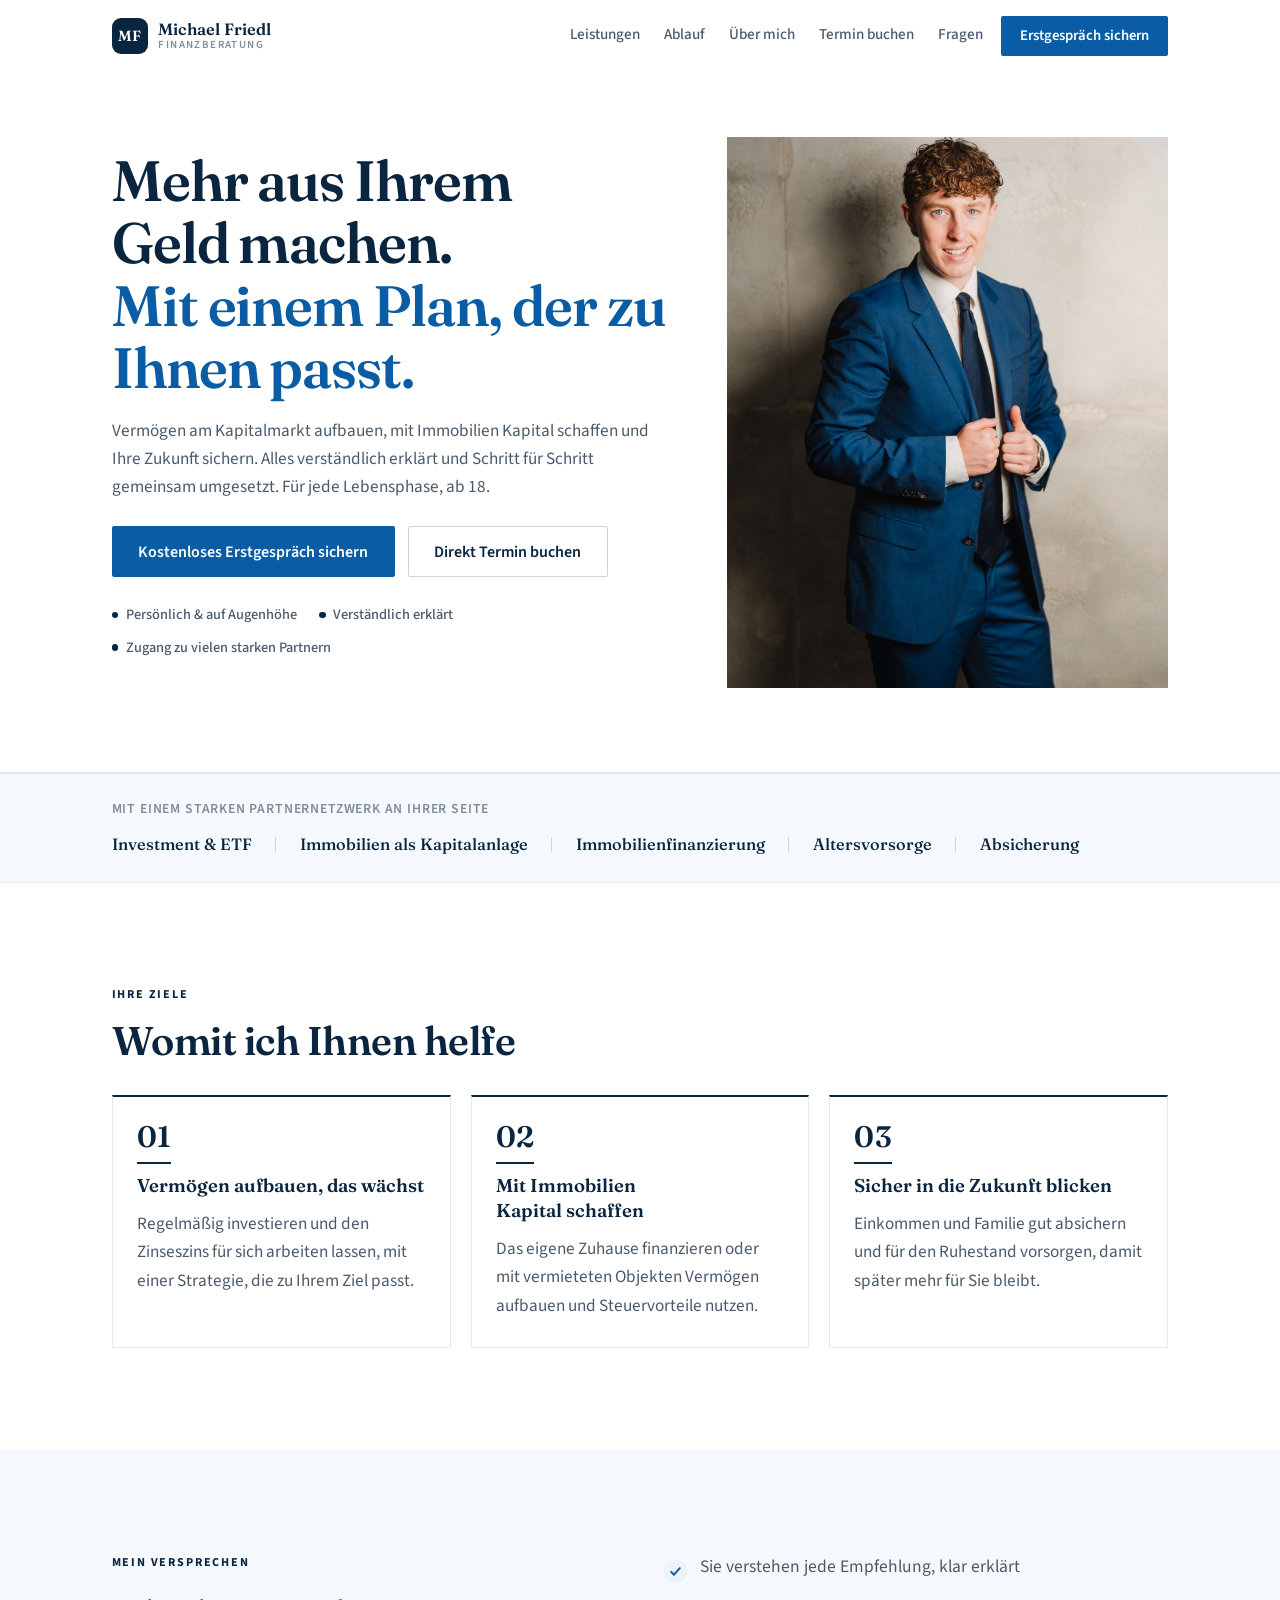
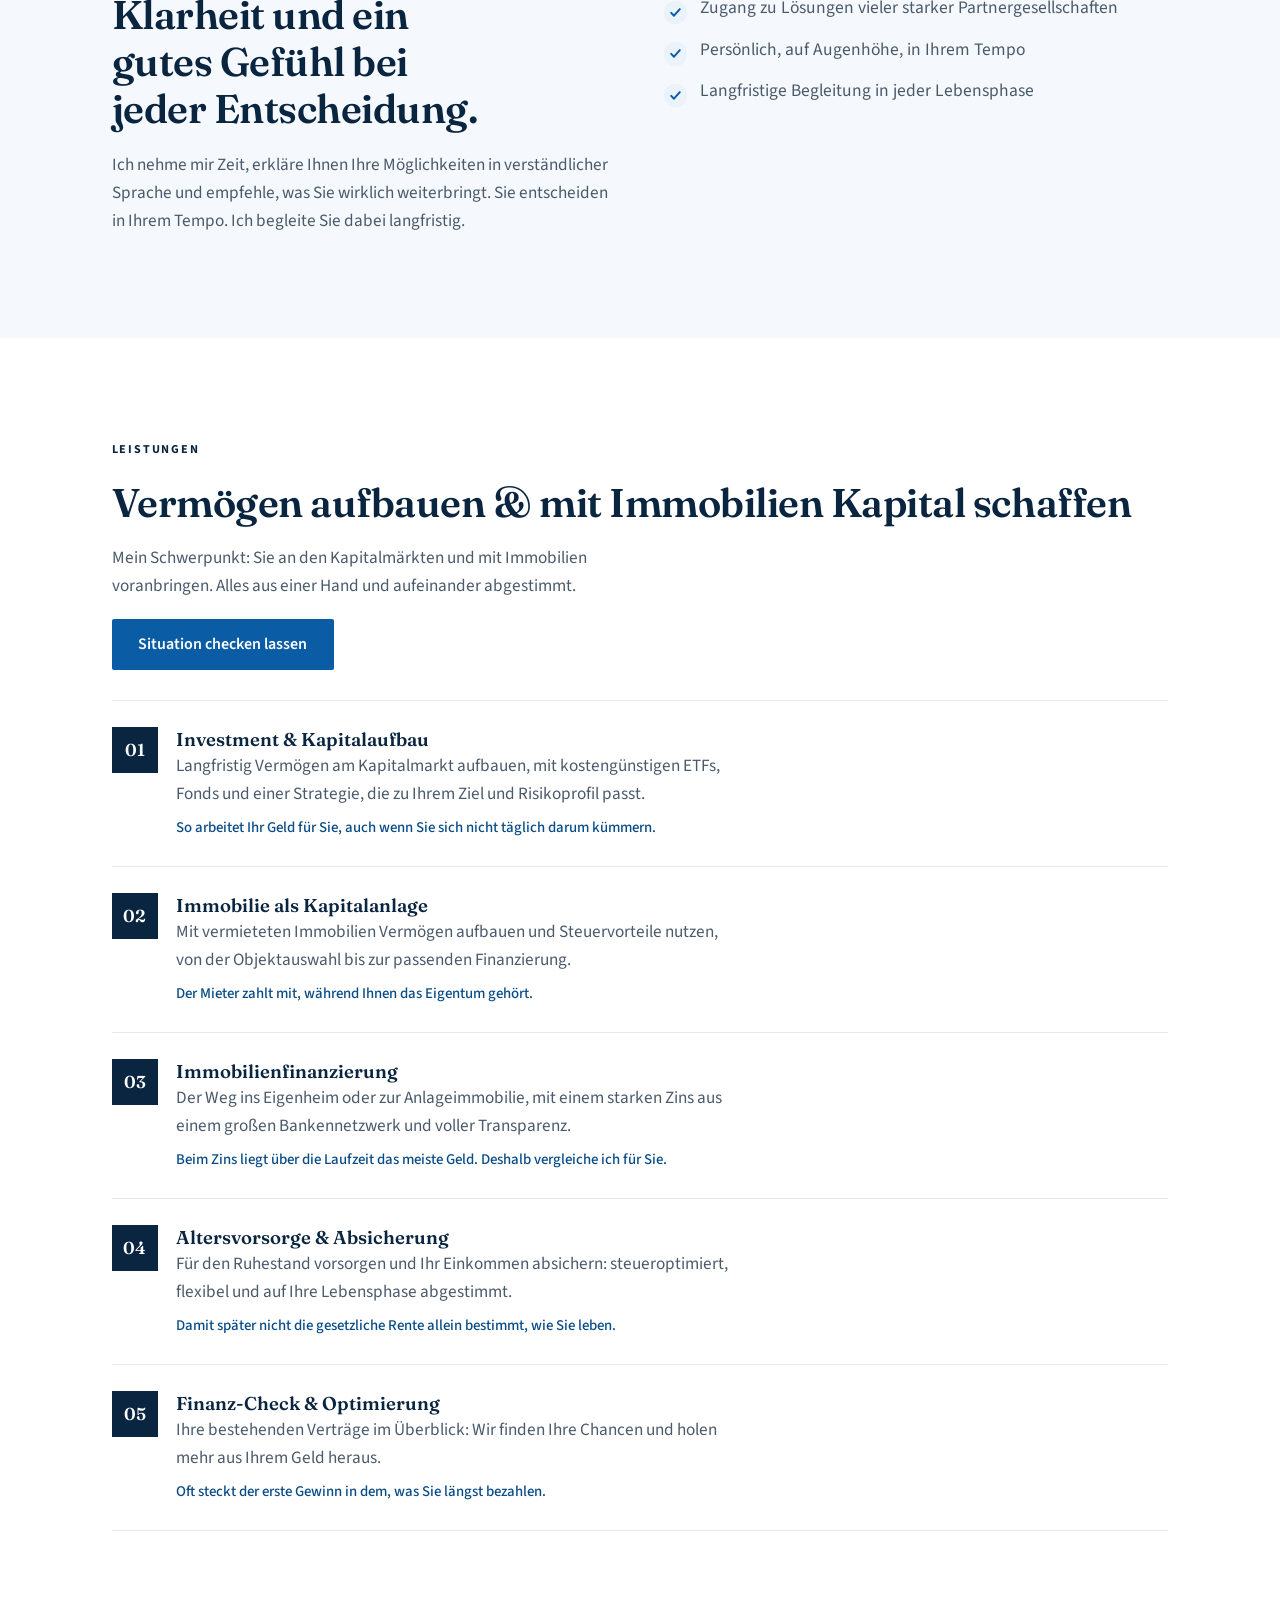
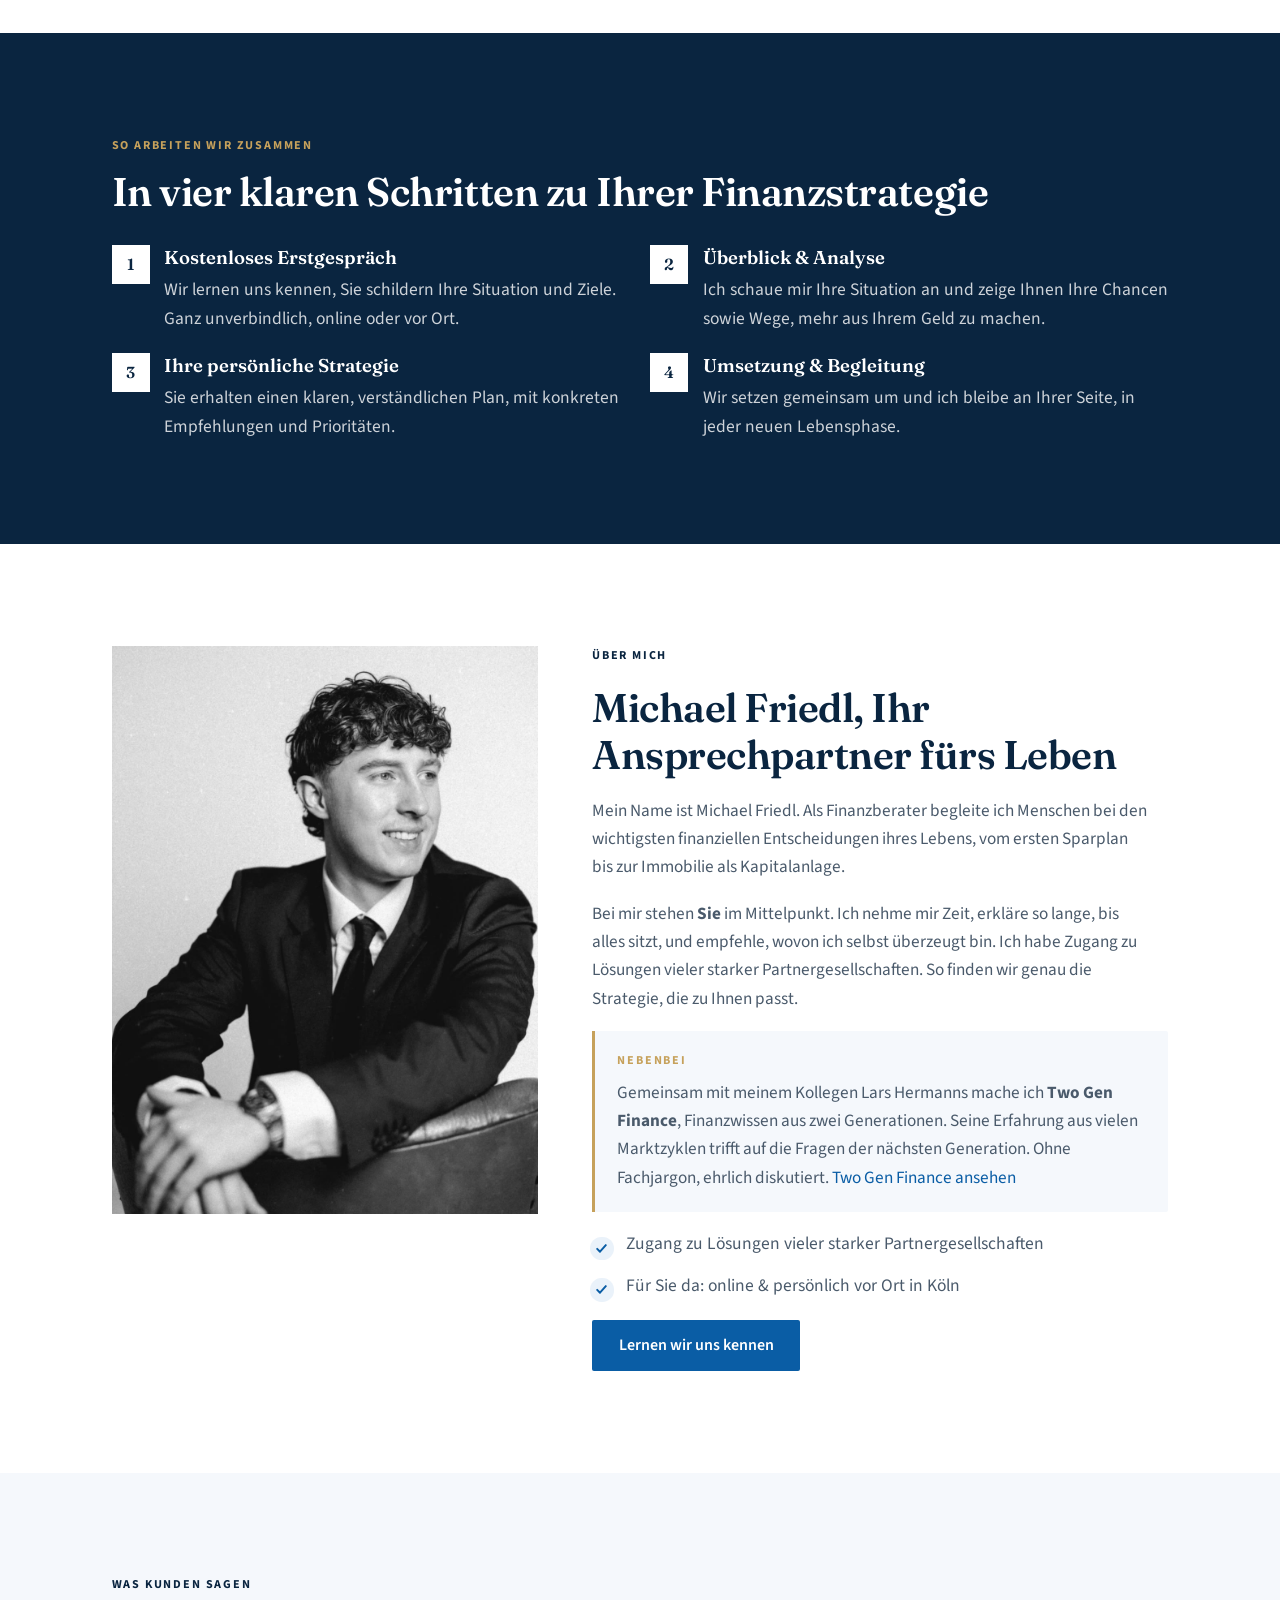
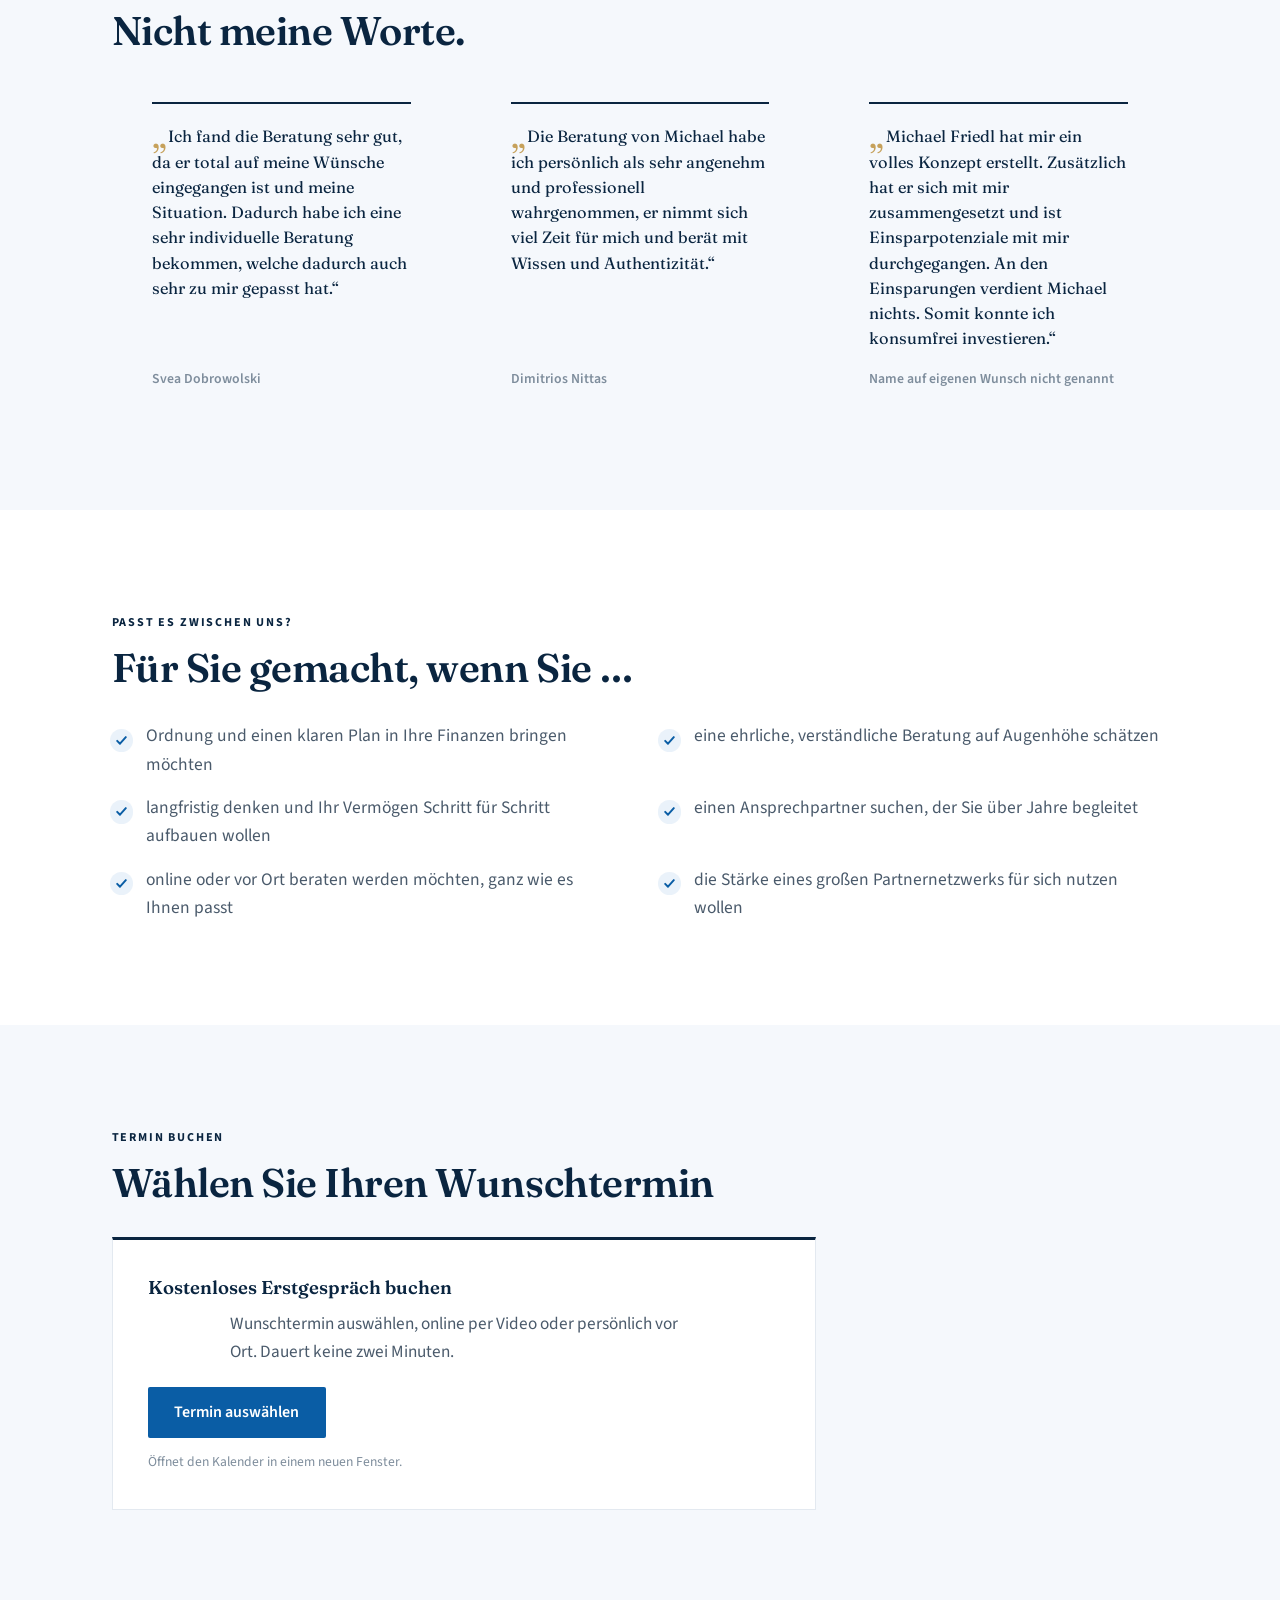
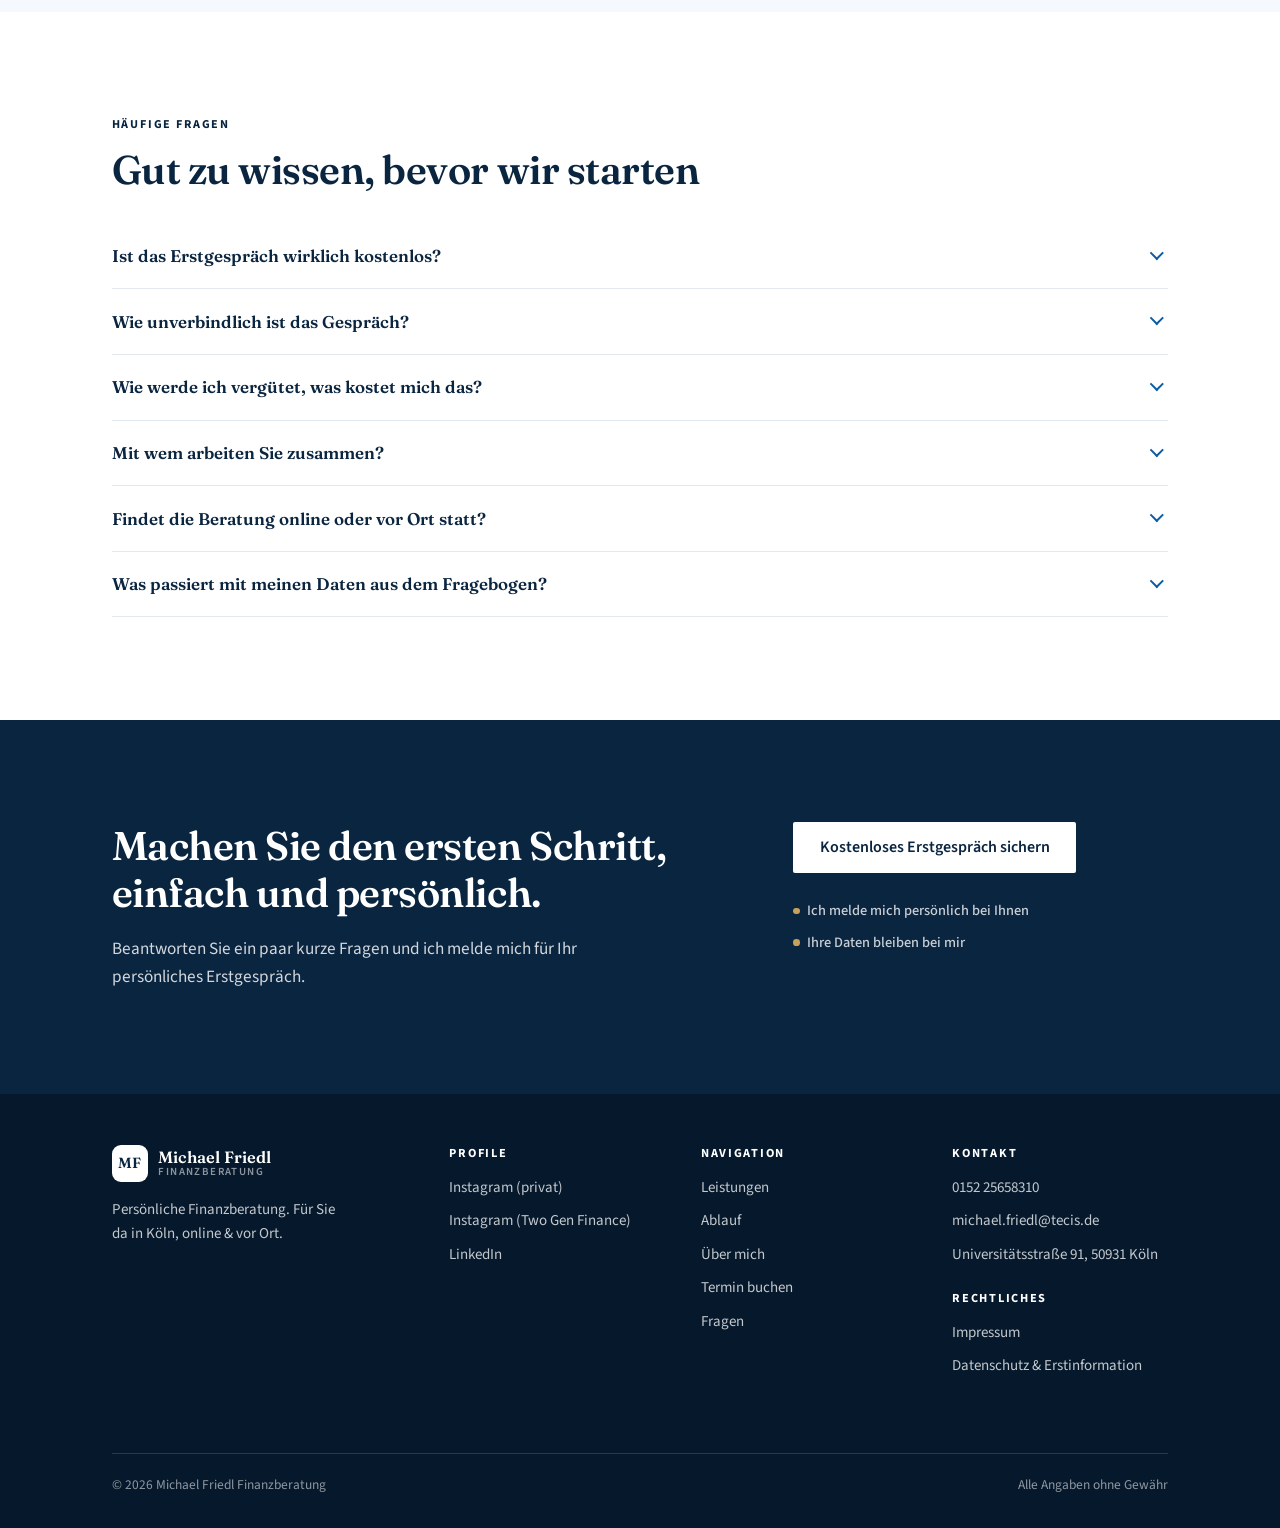
<file: index.html>
<!doctype html>
<html lang="de">
<head>
<meta charset="utf-8">
<meta name="viewport" content="width=device-width, initial-scale=1">
<title>Michael Friedl · Finanzberatung</title>
<meta name="description" content="Michael Friedl, Handelsvertreter der tecis: Vermögen am Kapitalmarkt aufbauen, mit Immobilien Kapital schaffen und die Zukunft absichern. Persönliche Beratung in Köln, online und vor Ort. Kostenloses Erstgespräch.">
<meta name="theme-color" content="#0A2540">
<link rel="canonical" href="https://michael-friedl.com/">
<meta property="og:type" content="website">
<meta property="og:locale" content="de_DE">
<meta property="og:site_name" content="Michael Friedl · Finanzberatung">
<meta property="og:title" content="Michael Friedl · Finanzberatung">
<meta property="og:description" content="Mehr aus Ihrem Geld machen mit einem Plan, der zu Ihnen passt. Kostenloses Erstgespräch, online oder in Köln.">
<meta property="og:url" content="https://michael-friedl.com/">
<meta name="twitter:card" content="summary_large_image">
<link rel="icon" href="data:image/svg+xml,%3Csvg xmlns='http://www.w3.org/2000/svg' viewBox='0 0 32 32'%3E%3Crect width='32' height='32' rx='7' fill='%230A2540'/%3E%3Ctext x='16' y='22' font-family='Georgia,serif' font-size='15' fill='%23ffffff' text-anchor='middle'%3EMF%3C/text%3E%3C/svg%3E">
<link rel="apple-touch-icon" href="apple-touch-icon.png">
<link rel="preconnect" href="https://fonts.googleapis.com">
<link rel="preconnect" href="https://fonts.gstatic.com" crossorigin>
<link rel="stylesheet" href="https://fonts.googleapis.com/css2?family=Fraunces:opsz,wght@9..144,400;9..144,500;9..144,600&family=Source+Sans+3:wght@400;500;600;700&display=swap">
<link rel="stylesheet" href="stil.css">
<script type="application/ld+json">
{"@context":"https://schema.org","@type":"Person","name":"Michael Friedl","jobTitle":"Finanzberater","url":"https://michael-friedl.com/","telephone":"+4915225658310","email":"michael.friedl@tecis.de","address":{"@type":"PostalAddress","streetAddress":"Universitätsstraße 91","postalCode":"50931","addressLocality":"Köln","addressCountry":"DE"},"sameAs":["https://www.linkedin.com/in/michaelfriedl","https://www.instagram.com/zet7s","https://www.instagram.com/twogen_finance"]}
</script>
</head>
<body id="oben">

<a class="huepfmarke" href="#inhalt">Zum Inhalt springen</a>

<header class="kopfleiste" id="kopfleiste">
  <div class="bahn">
    <a class="signet" href="#oben">
      <b>MF</b>
      <span>Michael Friedl<small>Finanzberatung</small></span>
    </a>
    <nav class="wegweiser" aria-label="Hauptbereiche">
      <a href="#leistungen">Leistungen</a>
      <a href="#ablauf">Ablauf</a>
      <a href="#vorstellung">Über mich</a>
      <a href="https://outlook.office.com/book/Buchungsseite-MichaelFriedlFinanzberatung@tecis.de/" target="_blank" rel="noopener">Termin buchen</a>
      <a href="#fragen">Fragen</a>
    </nav>
    <button class="taste taste--voll taste--klein kopf-taste" type="button" data-bogen-auf>Erstgespräch sichern</button>
    <button class="klappe" type="button" aria-expanded="false" aria-controls="schublade" aria-label="Menü"><span></span></button>
  </div>
  <div class="schublade" id="schublade">
    <div class="bahn">
      <a href="#leistungen">Leistungen</a>
      <a href="#ablauf">Ablauf</a>
      <a href="#vorstellung">Über mich</a>
      <a href="https://outlook.office.com/book/Buchungsseite-MichaelFriedlFinanzberatung@tecis.de/" target="_blank" rel="noopener">Termin buchen</a>
      <a href="#fragen">Fragen</a>
      <button class="taste taste--voll" type="button" data-bogen-auf>Kostenloses Erstgespräch</button>
    </div>
  </div>
</header>

<main id="inhalt">

<section class="aufschlag">
  <div class="bahn">
    <div class="stapel stapel--mittel">
      <h1>Mehr aus Ihrem Geld machen.<br><em>Mit einem Plan, der zu Ihnen passt.</em></h1>
      <p class="anriss">Vermögen am Kapitalmarkt aufbauen, mit Immobilien Kapital schaffen und Ihre
      Zukunft sichern. Alles verständlich erklärt und Schritt für Schritt gemeinsam umgesetzt.
      Für jede Lebensphase, ab 18.</p>
      <div class="knoepfe">
        <button class="taste taste--voll" type="button" data-bogen-auf>Kostenloses Erstgespräch sichern</button>
        <a class="taste taste--rand" href="https://outlook.office.com/book/Buchungsseite-MichaelFriedlFinanzberatung@tecis.de/" target="_blank" rel="noopener">Direkt Termin buchen</a>
      </div>
      <ul class="merkmale">
        <li>Persönlich &amp; auf Augenhöhe</li>
        <li>Verständlich erklärt</li>
        <li>Zugang zu vielen starken Partnern</li>
      </ul>
    </div>
    <div class="bildnis">
      <img src="assets/michael-friedl.jpg" alt="Michael Friedl, Finanzberater in Köln" width="800" height="1000" fetchpriority="high">
    </div>
  </div>
</section>

<section class="partnerband" aria-label="Partnernetzwerk">
  <div class="bahn">
    <p>Mit einem starken Partnernetzwerk an Ihrer Seite</p>
    <ul>
      <li>Investment &amp; ETF</li>
      <li>Immobilien als Kapitalanlage</li>
      <li>Immobilienfinanzierung</li>
      <li>Altersvorsorge</li>
      <li>Absicherung</li>
    </ul>
  </div>
</section>

<section class="feld" id="ziele">
  <div class="bahn stapel stapel--weit">
    <div class="stapel stapel--eng">
      <p class="vorzeile">Ihre Ziele</p>
      <h2>Womit ich Ihnen helfe</h2>
    </div>
    <div class="raster raster--drei">
      <article class="tafel ziel">
        <span class="zahl" aria-hidden="true">01</span>
        <h3>Vermögen aufbauen, das wächst</h3>
        <p class="anriss">Regelmäßig investieren und den Zinseszins für sich arbeiten lassen, mit einer
        Strategie, die zu Ihrem Ziel passt.</p>
      </article>
      <article class="tafel ziel">
        <span class="zahl" aria-hidden="true">02</span>
        <h3>Mit Immobilien Kapital schaffen</h3>
        <p class="anriss">Das eigene Zuhause finanzieren oder mit vermieteten Objekten Vermögen
        aufbauen und Steuervorteile nutzen.</p>
      </article>
      <article class="tafel ziel">
        <span class="zahl" aria-hidden="true">03</span>
        <h3>Sicher in die Zukunft blicken</h3>
        <p class="anriss">Einkommen und Familie gut absichern und für den Ruhestand vorsorgen,
        damit später mehr für Sie bleibt.</p>
      </article>
    </div>
  </div>
</section>

<section class="feld feld--sanft versprechen" id="versprechen">
  <div class="bahn">
    <div class="stapel stapel--mittel">
      <p class="vorzeile">Mein Versprechen</p>
      <h2>Klarheit und ein gutes Gefühl bei jeder Entscheidung.</h2>
      <p class="anriss">Ich nehme mir Zeit, erkläre Ihnen Ihre Möglichkeiten in verständlicher
      Sprache und empfehle, was Sie wirklich weiterbringt. Sie entscheiden in Ihrem Tempo.
      Ich begleite Sie dabei langfristig.</p>
    </div>
    <ul class="haken">
      <li>Sie verstehen jede Empfehlung, klar erklärt</li>
      <li>Zugang zu Lösungen vieler starker Partnergesellschaften</li>
      <li>Persönlich, auf Augenhöhe, in Ihrem Tempo</li>
      <li>Langfristige Begleitung in jeder Lebensphase</li>
    </ul>
  </div>
</section>

<section class="feld" id="leistungen">
  <div class="bahn stapel stapel--weit">
    <div class="stapel stapel--mittel">
      <p class="vorzeile">Leistungen</p>
      <h2>Vermögen aufbauen &amp; mit Immobilien Kapital schaffen</h2>
      <p class="anriss">Mein Schwerpunkt: Sie an den Kapitalmärkten und mit Immobilien
      voranbringen. Alles aus einer Hand und aufeinander abgestimmt.</p>
      <div><button class="taste taste--voll" type="button" data-bogen-auf>Situation checken lassen</button></div>
    </div>
    <div>
      <article class="leistung">
        <span class="zeichen" aria-hidden="true">01</span>
        <div>
          <h3>Investment &amp; Kapitalaufbau</h3>
          <p class="anriss">Langfristig Vermögen am Kapitalmarkt aufbauen, mit kostengünstigen
          ETFs, Fonds und einer Strategie, die zu Ihrem Ziel und Risikoprofil passt.</p>
          <p class="folge">So arbeitet Ihr Geld für Sie, auch wenn Sie sich nicht täglich darum kümmern.</p>
        </div>
      </article>
      <article class="leistung">
        <span class="zeichen" aria-hidden="true">02</span>
        <div>
          <h3>Immobilie als Kapitalanlage</h3>
          <p class="anriss">Mit vermieteten Immobilien Vermögen aufbauen und Steuervorteile nutzen,
          von der Objektauswahl bis zur passenden Finanzierung.</p>
          <p class="folge">Der Mieter zahlt mit, während Ihnen das Eigentum gehört.</p>
        </div>
      </article>
      <article class="leistung">
        <span class="zeichen" aria-hidden="true">03</span>
        <div>
          <h3>Immobilienfinanzierung</h3>
          <p class="anriss">Der Weg ins Eigenheim oder zur Anlageimmobilie, mit einem starken Zins
          aus einem großen Bankennetzwerk und voller Transparenz.</p>
          <p class="folge">Beim Zins liegt über die Laufzeit das meiste Geld. Deshalb vergleiche ich für Sie.</p>
        </div>
      </article>
      <article class="leistung">
        <span class="zeichen" aria-hidden="true">04</span>
        <div>
          <h3>Altersvorsorge &amp; Absicherung</h3>
          <p class="anriss">Für den Ruhestand vorsorgen und Ihr Einkommen absichern:
          steueroptimiert, flexibel und auf Ihre Lebensphase abgestimmt.</p>
          <p class="folge">Damit später nicht die gesetzliche Rente allein bestimmt, wie Sie leben.</p>
        </div>
      </article>
      <article class="leistung">
        <span class="zeichen" aria-hidden="true">05</span>
        <div>
          <h3>Finanz-Check &amp; Optimierung</h3>
          <p class="anriss">Ihre bestehenden Verträge im Überblick: Wir finden Ihre Chancen und
          holen mehr aus Ihrem Geld heraus.</p>
          <p class="folge">Oft steckt der erste Gewinn in dem, was Sie längst bezahlen.</p>
        </div>
      </article>
    </div>
  </div>
</section>

<section class="feld feld--nacht" id="ablauf">
  <div class="bahn stapel stapel--weit">
    <div class="stapel stapel--eng">
      <p class="vorzeile">So arbeiten wir zusammen</p>
      <h2>In vier klaren Schritten zu Ihrer Finanzstrategie</h2>
    </div>
    <div class="raster raster--zwei">
      <article class="schritt">
        <span class="nummer" aria-hidden="true">1</span>
        <h3>Kostenloses Erstgespräch</h3>
        <p>Wir lernen uns kennen, Sie schildern Ihre Situation und Ziele. Ganz unverbindlich, online oder vor Ort.</p>
      </article>
      <article class="schritt">
        <span class="nummer" aria-hidden="true">2</span>
        <h3>Überblick &amp; Analyse</h3>
        <p>Ich schaue mir Ihre Situation an und zeige Ihnen Ihre Chancen sowie Wege, mehr aus Ihrem Geld zu machen.</p>
      </article>
      <article class="schritt">
        <span class="nummer" aria-hidden="true">3</span>
        <h3>Ihre persönliche Strategie</h3>
        <p>Sie erhalten einen klaren, verständlichen Plan, mit konkreten Empfehlungen und Prioritäten.</p>
      </article>
      <article class="schritt">
        <span class="nummer" aria-hidden="true">4</span>
        <h3>Umsetzung &amp; Begleitung</h3>
        <p>Wir setzen gemeinsam um und ich bleibe an Ihrer Seite, in jeder neuen Lebensphase.</p>
      </article>
    </div>
  </div>
</section>

<section class="feld vorstellung" id="vorstellung">
  <div class="bahn">
    <img src="assets/michael-friedl-about.jpg" alt="Michael Friedl im Gespräch" width="1050" height="1400" loading="lazy">
    <div class="stapel stapel--mittel">
      <p class="vorzeile">Über mich</p>
      <h2>Michael Friedl, Ihr Ansprechpartner fürs Leben</h2>
      <p class="anriss">Mein Name ist Michael Friedl. Als Finanzberater begleite ich Menschen bei
      den wichtigsten finanziellen Entscheidungen ihres Lebens, vom ersten Sparplan bis zur
      Immobilie als Kapitalanlage.</p>
      <p class="anriss">Bei mir stehen <strong>Sie</strong> im Mittelpunkt. Ich nehme mir Zeit,
      erkläre so lange, bis alles sitzt, und empfehle, wovon ich selbst überzeugt bin. Ich habe
      Zugang zu Lösungen vieler starker Partnergesellschaften. So finden wir genau die Strategie,
      die zu Ihnen passt.</p>
      <div class="nebenbei">
        <p class="vorzeile">Nebenbei</p>
        <p class="anriss" style="margin-top:.5rem">Gemeinsam mit meinem Kollegen Lars Hermanns mache
        ich <strong>Two Gen Finance</strong>, Finanzwissen aus zwei Generationen. Seine Erfahrung
        aus vielen Marktzyklen trifft auf die Fragen der nächsten Generation. Ohne Fachjargon,
        ehrlich diskutiert.
        <a href="https://www.instagram.com/twogen_finance" target="_blank" rel="noopener">Two Gen Finance ansehen</a></p>
      </div>
      <ul class="haken">
        <li>Zugang zu Lösungen vieler starker Partnergesellschaften</li>
        <li>Für Sie da: online &amp; persönlich vor Ort in Köln</li>
      </ul>
      <div><button class="taste taste--voll" type="button" data-bogen-auf>Lernen wir uns kennen</button></div>
    </div>
  </div>
</section>

<section class="feld feld--sanft" id="stimmen">
  <div class="bahn stapel stapel--weit">
    <div class="stapel stapel--eng">
      <p class="vorzeile">Was Kunden sagen</p>
      <h2>Nicht meine Worte.</h2>
    </div>
    <div class="stimmenbahn">
      <figure class="stimme">
        <blockquote>Ich fand die Beratung sehr gut, da er total auf meine Wünsche eingegangen ist
        und meine Situation. Dadurch habe ich eine sehr individuelle Beratung bekommen, welche
        dadurch auch sehr zu mir gepasst hat.“</blockquote>
        <figcaption>Svea Dobrowolski</figcaption>
      </figure>
      <figure class="stimme">
        <blockquote>Die Beratung von Michael habe ich persönlich als sehr angenehm und
        professionell wahrgenommen, er nimmt sich viel Zeit für mich und berät mit Wissen und
        Authentizität.“</blockquote>
        <figcaption>Dimitrios Nittas</figcaption>
      </figure>
      <figure class="stimme">
        <blockquote>Michael Friedl hat mir ein volles Konzept erstellt. Zusätzlich hat er sich mit
        mir zusammengesetzt und ist Einsparpotenziale mit mir durchgegangen. An den Einsparungen
        verdient Michael nichts. Somit konnte ich konsumfrei investieren.“</blockquote>
        <figcaption>Name auf eigenen Wunsch nicht genannt</figcaption>
      </figure>
    </div>
  </div>
</section>

<section class="feld" id="passt-es">
  <div class="bahn stapel stapel--weit">
    <div class="stapel stapel--eng">
      <p class="vorzeile">Passt es zwischen uns?</p>
      <h2>Für Sie gemacht, wenn Sie …</h2>
    </div>
    <ul class="haken raster raster--zwei" style="gap:.9rem 2.4rem">
      <li>Ordnung und einen klaren Plan in Ihre Finanzen bringen möchten</li>
      <li>eine ehrliche, verständliche Beratung auf Augenhöhe schätzen</li>
      <li>langfristig denken und Ihr Vermögen Schritt für Schritt aufbauen wollen</li>
      <li>einen Ansprechpartner suchen, der Sie über Jahre begleitet</li>
      <li>online oder vor Ort beraten werden möchten, ganz wie es Ihnen passt</li>
      <li>die Stärke eines großen Partnernetzwerks für sich nutzen wollen</li>
    </ul>
  </div>
</section>

<section class="feld feld--sanft" id="termin">
  <div class="bahn stapel stapel--weit">
    <div class="stapel stapel--eng">
      <p class="vorzeile">Termin buchen</p>
      <h2>Wählen Sie Ihren Wunschtermin</h2>
    </div>
    <div class="terminkarte">
      <h3>Kostenloses Erstgespräch buchen</h3>
      <p class="anriss" style="margin:.6rem auto 0">Wunschtermin auswählen, online per Video oder
      persönlich vor Ort. Dauert keine zwei Minuten.</p>
      <a class="taste taste--voll" href="https://outlook.office.com/book/Buchungsseite-MichaelFriedlFinanzberatung@tecis.de/" target="_blank" rel="noopener">Termin auswählen</a>
      <small>Öffnet den Kalender in einem neuen Fenster.</small>
    </div>
  </div>
</section>

<section class="feld" id="fragen">
  <div class="bahn stapel stapel--weit">
    <div class="stapel stapel--eng">
      <p class="vorzeile">Häufige Fragen</p>
      <h2>Gut zu wissen, bevor wir starten</h2>
    </div>
    <div>
      <details class="frage">
        <summary>Ist das Erstgespräch wirklich kostenlos?</summary>
        <p class="antwort">Ja, absolut. Das Erstgespräch ist kostenlos und unverbindlich. Wir
        schauen gemeinsam, wie ich Ihnen am besten helfen kann.</p>
      </details>
      <details class="frage">
        <summary>Wie unverbindlich ist das Gespräch?</summary>
        <p class="antwort">Vollkommen unverbindlich. Sie entscheiden in Ruhe und in Ihrem Tempo,
        ob und wie wir zusammenarbeiten.</p>
      </details>
      <details class="frage">
        <summary>Wie werde ich vergütet, was kostet mich das?</summary>
        <p class="antwort">Sie zahlen mir nichts direkt. Vergütet werde ich von der Gesellschaft,
        deren Produkt Sie abschließen. Das ist in der Branche der Normalfall. Für Sie heißt das:
        Die Kosten stecken im Produkt, etwa im Ausgabeaufschlag oder in den laufenden Gebühren.
        Diese Zahlen zeige ich Ihnen vor jeder Unterschrift schwarz auf weiß.</p>
      </details>
      <details class="frage">
        <summary>Mit wem arbeiten Sie zusammen?</summary>
        <p class="antwort">Ich habe Zugang zu Lösungen vieler starker Partnergesellschaften. So
        finden wir gemeinsam die passende Lösung für Sie.</p>
      </details>
      <details class="frage">
        <summary>Findet die Beratung online oder vor Ort statt?</summary>
        <p class="antwort">Beides, ganz wie es für Sie passt: bequem per Video-Call, telefonisch
        oder persönlich im Büro in der Universitätsstraße 91, 50931 Köln. Nach Absprache können
        wir auch einen anderen Ort vereinbaren.</p>
      </details>
      <details class="frage">
        <summary>Was passiert mit meinen Daten aus dem Fragebogen?</summary>
        <p class="antwort">Ihre Angaben nutze ich allein zur Vorbereitung unseres Gesprächs und
        behandle sie vertraulich. Details in der <a href="datenschutz.html">Datenschutzerklärung</a>.</p>
      </details>
    </div>
  </div>
</section>

<section class="feld feld--nacht schlussruf">
  <div class="bahn">
    <div class="stapel stapel--mittel">
      <h2>Machen Sie den ersten Schritt, einfach und persönlich.</h2>
      <p class="anriss">Beantworten Sie ein paar kurze Fragen und ich melde mich für Ihr
      persönliches Erstgespräch.</p>
    </div>
    <div class="stapel stapel--mittel schlussruf-tat">
      <button class="taste taste--hell" type="button" data-bogen-auf>Kostenloses Erstgespräch sichern</button>
      <ul class="merkmale">
        <li>Ich melde mich persönlich bei Ihnen</li>
        <li>Ihre Daten bleiben bei mir</li>
      </ul>
    </div>
  </div>
</section>

</main>

<footer class="fussbereich">
  <div class="bahn">
    <div>
      <a class="signet" href="#oben"><b>MF</b><span>Michael Friedl<small>Finanzberatung</small></span></a>
      <p style="margin-top:1rem; max-width:32ch">Persönliche Finanzberatung. Für Sie da in Köln,
      online &amp; vor Ort.</p>
    </div>
    <div>
      <h3>Profile</h3>
      <ul>
        <li><a href="https://www.instagram.com/zet7s" target="_blank" rel="noopener">Instagram (privat)</a></li>
        <li><a href="https://www.instagram.com/twogen_finance" target="_blank" rel="noopener">Instagram (Two Gen Finance)</a></li>
        <li><a href="https://www.linkedin.com/in/michaelfriedl" target="_blank" rel="noopener">LinkedIn</a></li>
      </ul>
    </div>
    <div>
      <h3>Navigation</h3>
      <ul>
        <li><a href="#leistungen">Leistungen</a></li>
        <li><a href="#ablauf">Ablauf</a></li>
        <li><a href="#vorstellung">Über mich</a></li>
        <li><a href="https://outlook.office.com/book/Buchungsseite-MichaelFriedlFinanzberatung@tecis.de/" target="_blank" rel="noopener">Termin buchen</a></li>
        <li><a href="#fragen">Fragen</a></li>
      </ul>
    </div>
    <div>
      <h3>Kontakt</h3>
      <ul>
        <li><a href="tel:+4915225658310">0152 25658310</a></li>
        <li><a href="mailto:michael.friedl@tecis.de">michael.friedl@tecis.de</a></li>
        <li>Universitätsstraße 91, 50931 Köln</li>
      </ul>
      <h3 style="margin-top:1.4rem">Rechtliches</h3>
      <ul>
        <li><a href="impressum.html">Impressum</a></li>
        <li><a href="datenschutz.html">Datenschutz &amp; Erstinformation</a></li>
      </ul>
    </div>
    <div class="schlusszeile" style="grid-column:1/-1">
      <span>© <span id="jahr">2026</span> Michael Friedl Finanzberatung</span>
      <span>Alle Angaben ohne Gewähr</span>
    </div>
  </div>
</footer>

<div class="vorhang" id="vorhang" role="dialog" aria-modal="true" aria-labelledby="bogen-titel" data-offen="nein">
  <div class="bogen">
    <div class="bogen-kopf">
      <p>Kostenloses Erstgespräch</p>
      <button class="bogen-zu" type="button" data-bogen-zu aria-label="Schließen">&times;</button>
    </div>
    <div class="fortschritt"><i id="fortschritt-balken"></i></div>
    <div class="bogen-leib" id="bogen-leib"></div>
  </div>
</div>

<script src="seite.js" defer></script>
</body>
</html>
</file>
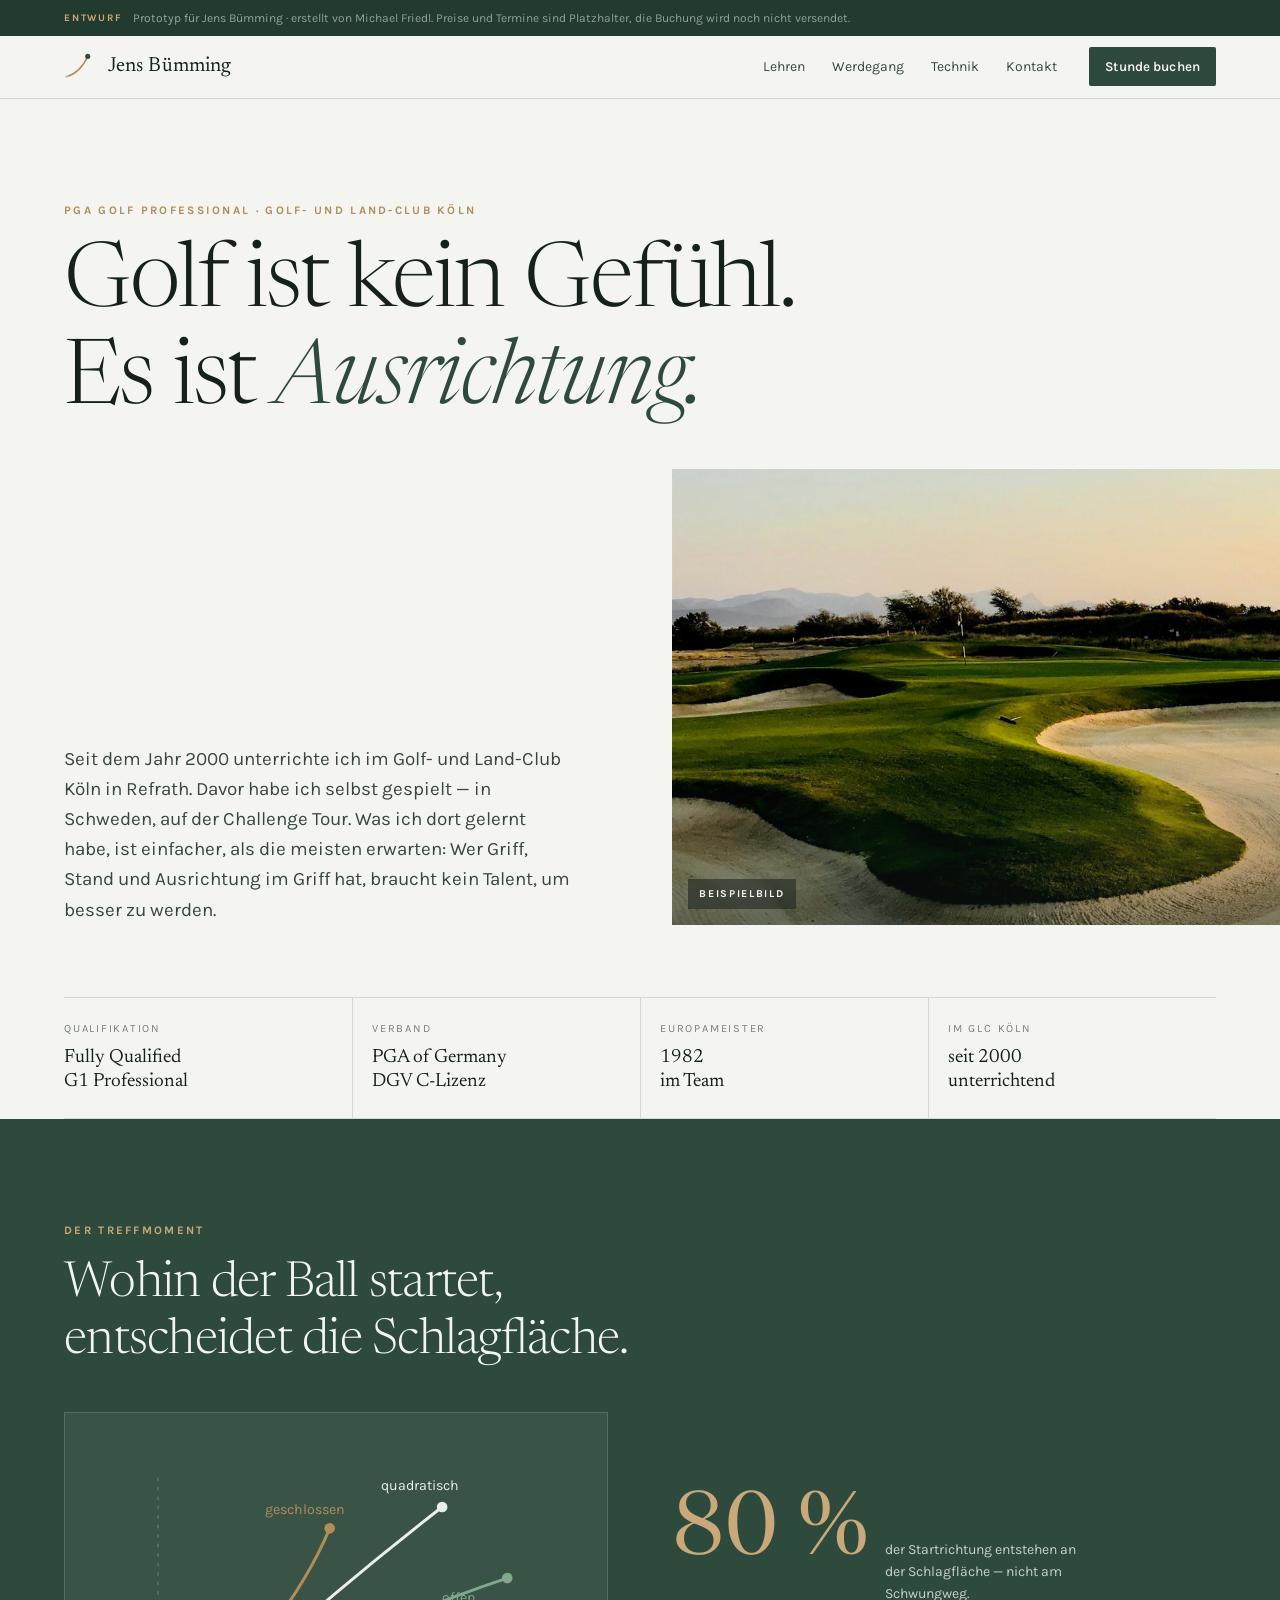
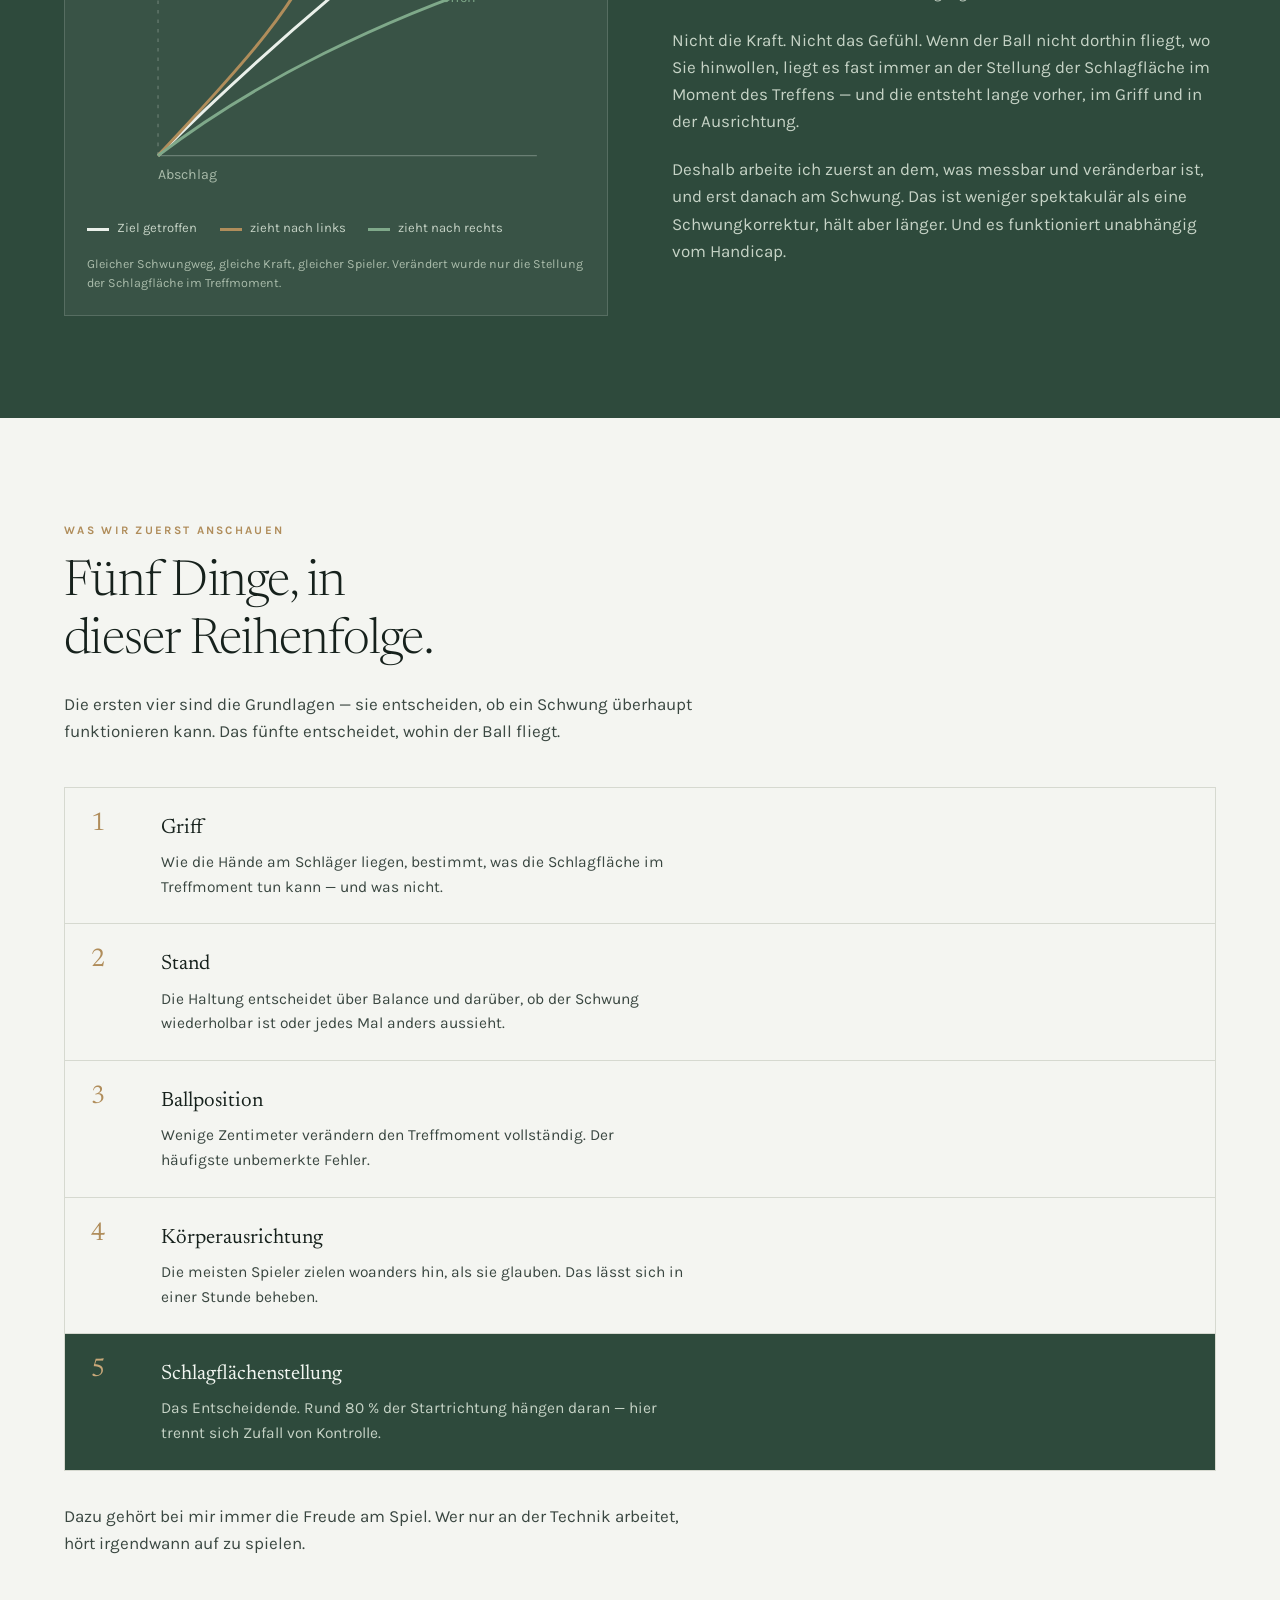
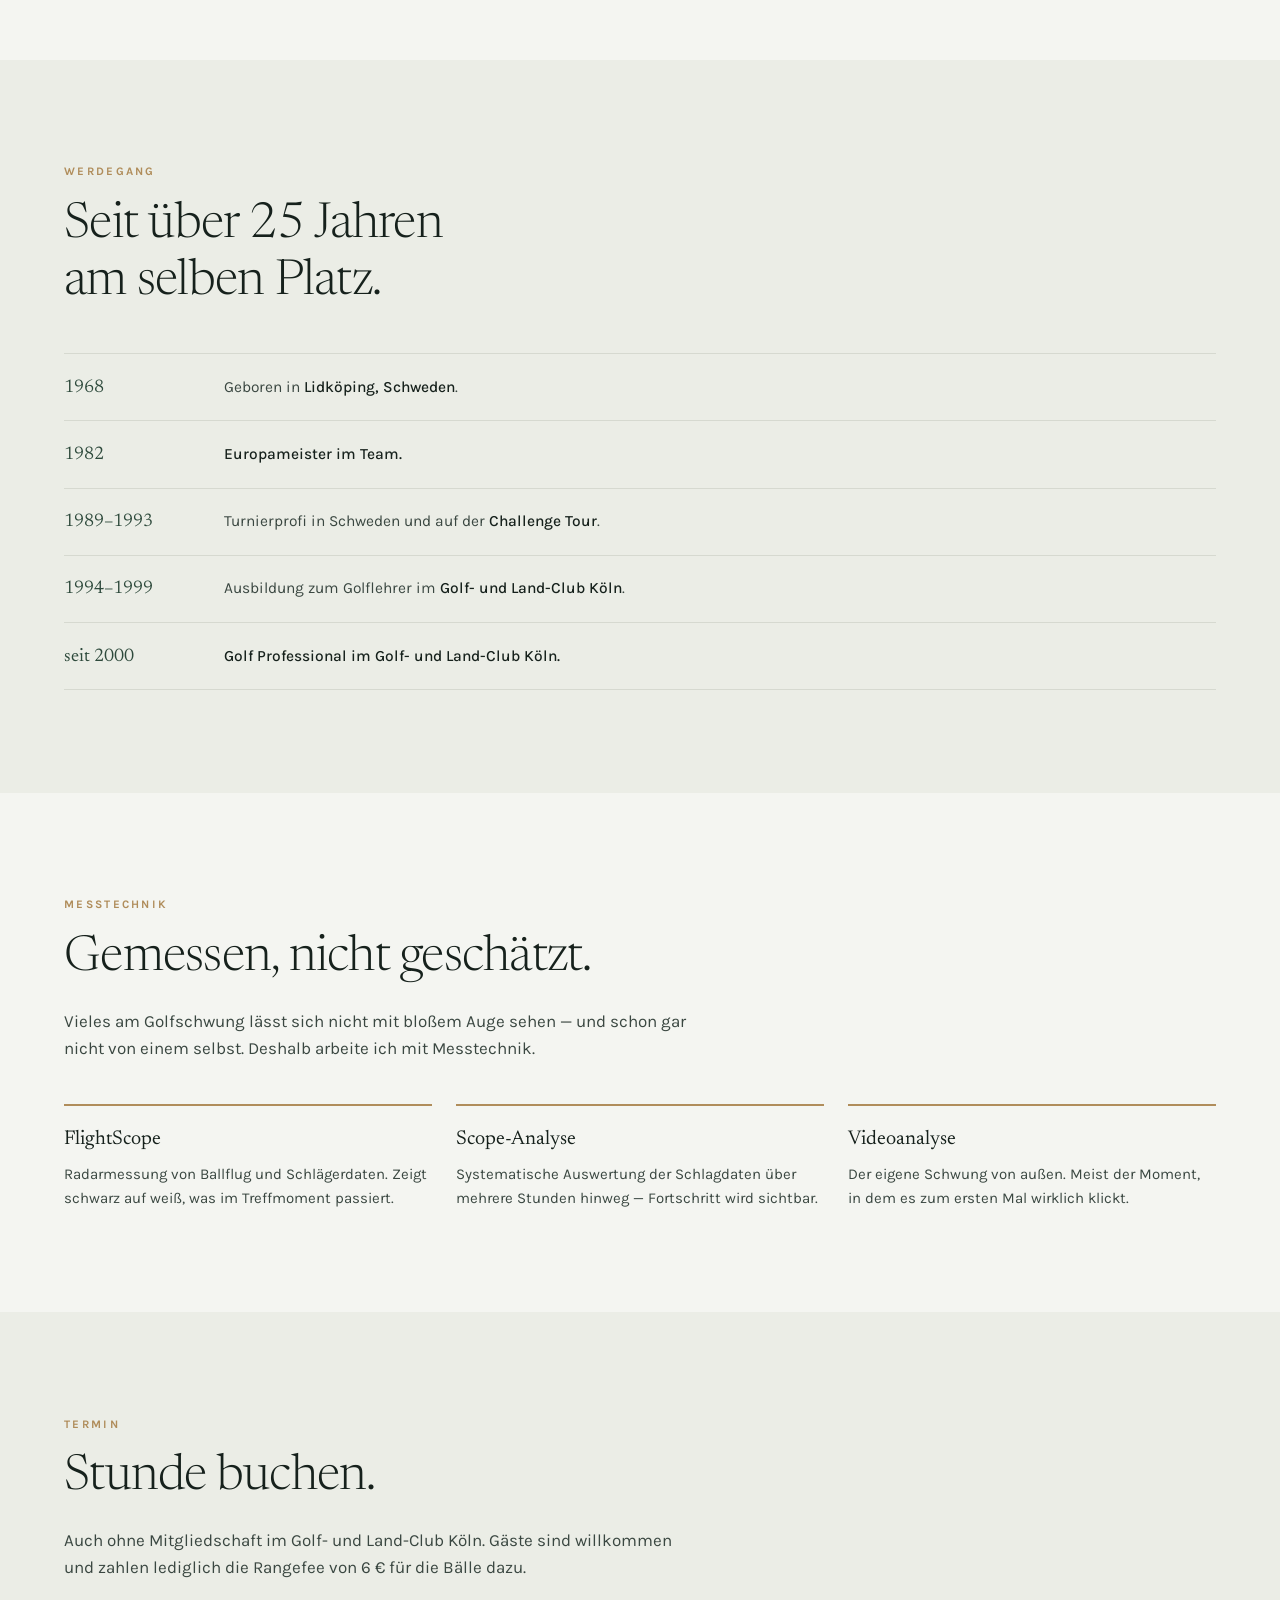
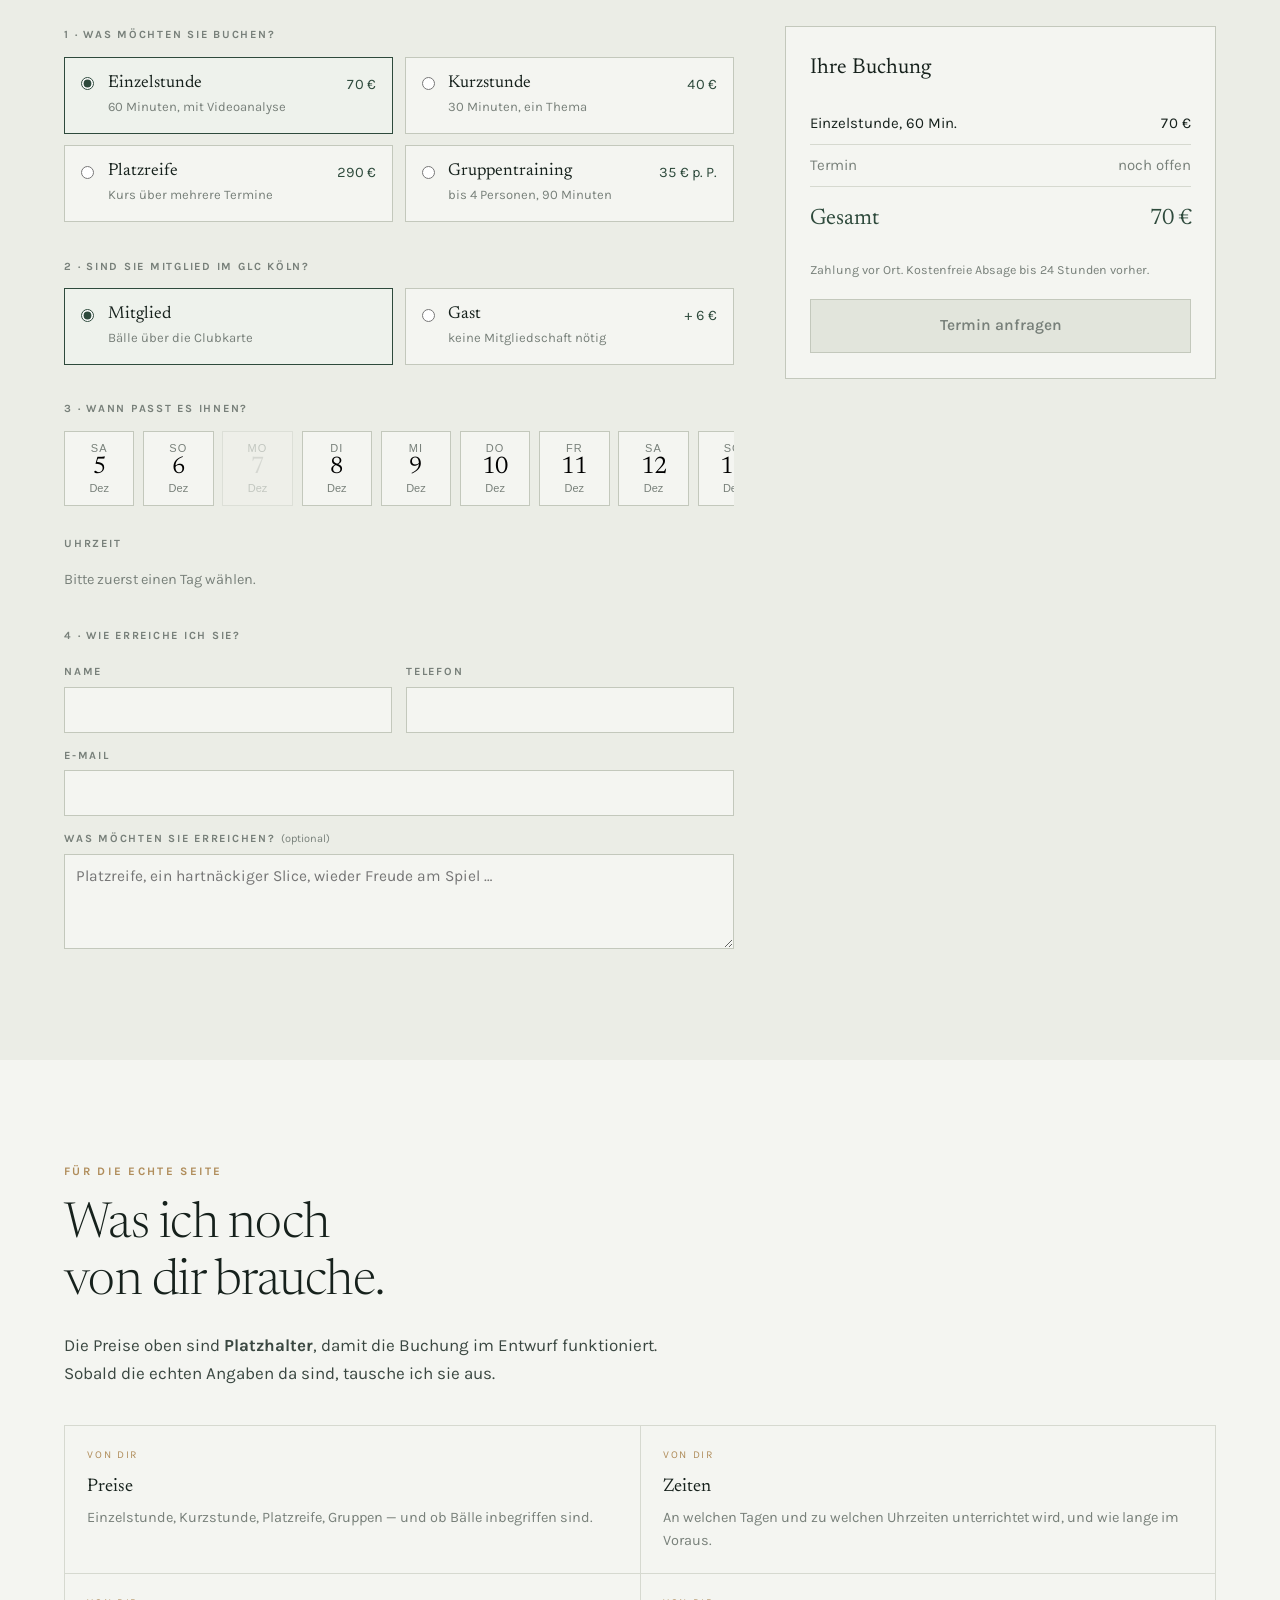
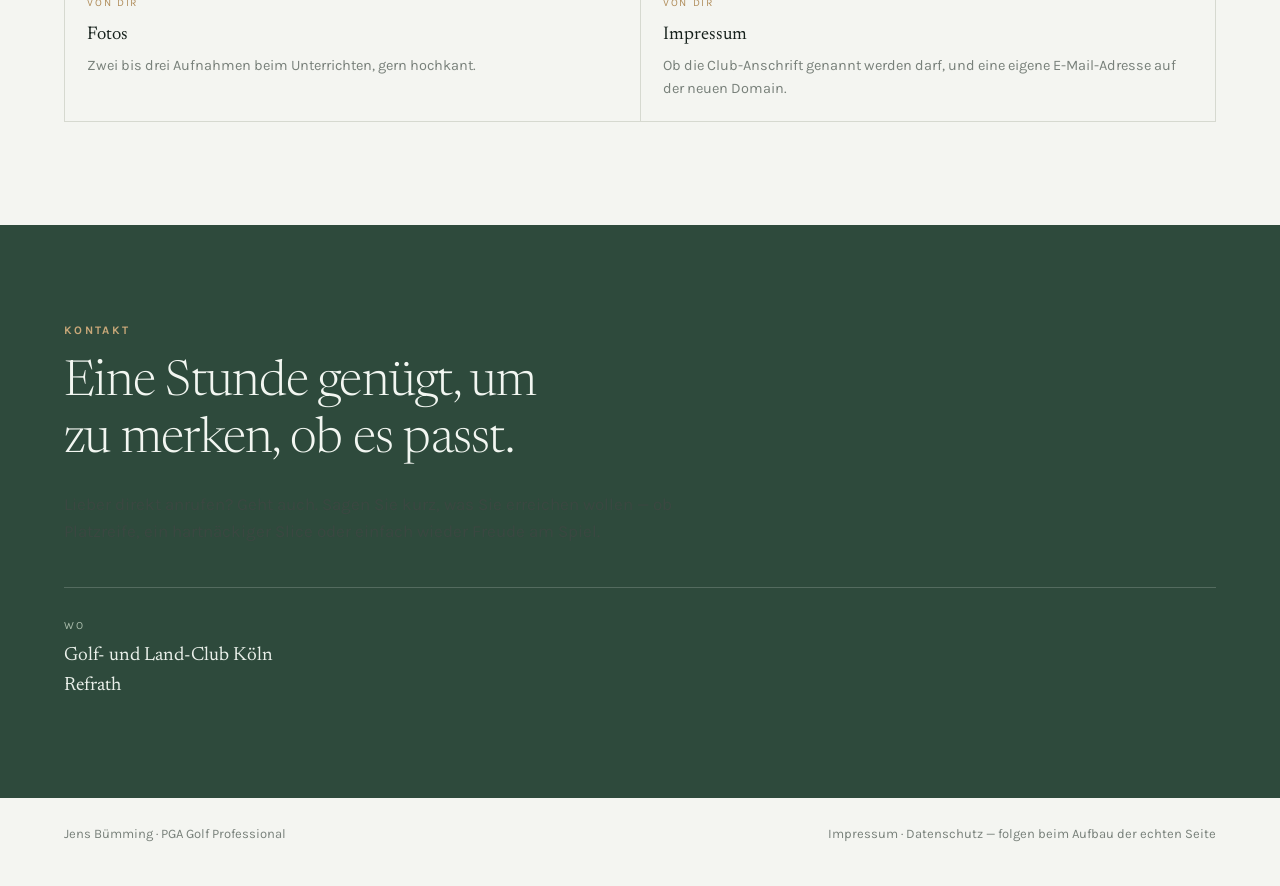
<file: golf/index.html>
<!doctype html>
<html lang="de">
<head>
<meta charset="utf-8">
<meta name="viewport" content="width=device-width, initial-scale=1">
<meta name="robots" content="noindex, nofollow">
<meta name="theme-color" content="#233A2F">
<title>Jens Bümming · Golf</title>
<meta name="description" content="Golfunterricht bei Jens Bümming, PGA Golf Professional im Golf- und Land-Club Köln in Refrath. Einzelstunden, Platzreife und Gruppentraining — auch ohne Mitgliedschaft.">
<meta property="og:type" content="website">
<meta property="og:locale" content="de_DE">
<meta property="og:site_name" content="Jens Bümming · Golf">
<meta property="og:title" content="Jens Bümming — PGA Golf Professional">
<meta property="og:description" content="Golfunterricht im Golf- und Land-Club Köln in Refrath. Einzelstunden, Platzreife und Gruppentraining — auch ohne Mitgliedschaft.">
<meta property="og:url" content="https://michael-friedl.com/golf/">
<meta property="og:image" content="https://michael-friedl.com/golf/vorschau.jpg">
<meta property="og:image:width" content="1200">
<meta property="og:image:height" content="630">
<meta property="og:image:alt" content="Golfplatz im Abendlicht mit dem Namenszug Jens Bümming">
<meta name="twitter:card" content="summary_large_image">
<meta name="twitter:title" content="Jens Bümming — PGA Golf Professional">
<meta name="twitter:description" content="Golfunterricht im Golf- und Land-Club Köln in Refrath. Einzelstunden, Platzreife und Gruppentraining — auch ohne Mitgliedschaft.">
<meta name="twitter:image" content="https://michael-friedl.com/golf/vorschau.jpg">
<link rel="icon" href="data:image/svg+xml,%3Csvg xmlns='http://www.w3.org/2000/svg' viewBox='0 0 32 32'%3E%3Crect width='32' height='32' rx='7' fill='%232E4A3C'/%3E%3Ctext x='16' y='22' font-family='Georgia,serif' font-size='15' fill='%23ffffff' text-anchor='middle'%3EJB%3C/text%3E%3C/svg%3E">
<style>*{box-sizing:border-box}html,body{margin:0}img{max-width:100%}[hidden]{display:none!important}</style>
</head>
<body>
<link rel="preconnect" href="https://fonts.googleapis.com">
<link rel="preconnect" href="https://fonts.gstatic.com" crossorigin>
<link rel="stylesheet" href="https://fonts.googleapis.com/css2?family=Newsreader:ital,opsz,wght@0,6..72,300;0,6..72,400;0,6..72,500;1,6..72,300;1,6..72,400&family=Karla:wght@400;500;600;700&display=swap">
<style>
:root{
  --paper:#F4F5F1; --paper-2:#EBEDE6; --paper-3:#E2E5DC;
  --ink:#16211C; --ink-2:#3A4741; --stone:#78807A;
  --pine:#2E4A3C; --pine-2:#233A2F; --fairway:#5B7F62;
  --sand:#B08D5B; --sand-2:#C9A879;
  --line:#D6D9D0; --line-2:#C3C8BC;
  --draft:#7A5C2E; --draft-bg:#F6EEDE; --draft-line:#DFC79A;

  --serif:"Newsreader",Georgia,"Times New Roman",serif;
  --sans:"Karla","Helvetica Neue",Arial,sans-serif;
  --mx:clamp(1.25rem,5vw,4.5rem);
  --measure:64ch;
}
*{box-sizing:border-box;margin:0;padding:0}
html{scroll-behavior:smooth}
@media (prefers-reduced-motion:reduce){html{scroll-behavior:auto}}
body{
  background:var(--paper); color:var(--ink);
  font-family:var(--sans); font-size:17px; line-height:1.6;
  -webkit-font-smoothing:antialiased;
}
img{max-width:100%}
a{color:inherit}

/* ---------- Entwurfsleiste ---------- */
.draft{
  display:flex; align-items:center; gap:.7rem;
  padding:.6rem var(--mx);
  background:var(--pine-2); color:#93A896;
  font-size:12px; line-height:1.4;
}
.draft b{
  flex:none; font-size:10px; font-weight:700;
  letter-spacing:.18em; text-transform:uppercase; color:var(--sand-2);
}
.draft .txt{overflow:hidden; text-overflow:ellipsis; white-space:nowrap}
.draft .lang{color:#8FA394}
@media (max-width:900px){ .draft .lang{display:none} }

/* ---------- Kopf ---------- */
.top{
  position:sticky; top:0; z-index:60;
  display:flex; align-items:center; gap:2rem;
  padding:.7rem var(--mx);
  background:rgba(244,245,241,.88);
  -webkit-backdrop-filter:saturate(1.5) blur(12px);
  backdrop-filter:saturate(1.5) blur(12px);
  border-bottom:1px solid var(--line);
}

/* Wortmarke: der Ballflug von der Visitenkarte, dann der Name */
.mark{
  display:flex; align-items:center; gap:.62rem;
  margin-right:auto; text-decoration:none; white-space:nowrap;
}
.mark svg{flex:none; width:34px; height:27px; overflow:visible}
.mark svg .bahn{fill:none; stroke:var(--sand); stroke-width:1.7; stroke-linecap:round}
.mark svg .ball{fill:var(--pine)}
.mark svg .tee{fill:var(--line-2)}
.mark b{
  font-family:var(--serif); font-weight:400; font-size:1.28rem;
  letter-spacing:.005em; color:var(--ink); line-height:1.2;
}
.mark:hover b,.mark:focus-visible b{color:var(--pine)}

.nav{display:flex; align-items:center; gap:1.7rem; font-size:14px}
.nav a{
  position:relative; text-decoration:none; color:var(--ink-2);
  padding:.3rem 0; white-space:nowrap; transition:color .18s ease;
}
.nav a::after{
  content:""; position:absolute; left:0; right:0; bottom:0; height:1.5px;
  background:var(--sand); transform:scaleX(0); transform-origin:left;
  transition:transform .22s ease;
}
.nav a:hover::after,.nav a:focus-visible::after,.nav a.aktiv::after{transform:scaleX(1)}
.nav a:hover,.nav a:focus-visible,.nav a.aktiv{color:var(--ink)}
@media (prefers-reduced-motion:reduce){ .nav a::after{transition:none} }

.nav-cta{
  flex:none; text-decoration:none;
  background:var(--pine); color:var(--paper);
  font-size:13.5px; font-weight:600; letter-spacing:.01em;
  padding:.55rem 1rem; border-radius:2px;
  transition:background .18s ease;
}
.nav-cta:hover,.nav-cta:focus-visible{background:var(--pine-2); color:var(--paper)}

[id]{scroll-margin-top:96px}
@media (max-width:820px){
  .top{
    display:grid; grid-template-columns:1fr auto;
    grid-template-areas:"mark cta" "nav nav";
    gap:.65rem .9rem; align-items:center;
    padding:.7rem var(--mx) .5rem;
  }
  .mark{grid-area:mark; margin-right:0}
  .mark svg{width:30px; height:24px}
  .mark b{font-size:1.14rem}
  .nav-cta{grid-area:cta; padding:.45rem .8rem; font-size:12.5px}
  .nav{
    grid-area:nav; gap:1.3rem; font-size:14.5px;
    overflow-x:auto; scrollbar-width:none;
    margin:0 calc(var(--mx) * -1); padding:0 var(--mx) 3px;
    -webkit-mask-image:linear-gradient(to right,#000 calc(100% - 34px),transparent);
    mask-image:linear-gradient(to right,#000 calc(100% - 34px),transparent);
  }
  .nav::-webkit-scrollbar{display:none}
  [id]{scroll-margin-top:132px}
}

/* ---------- Hero ---------- */
.hero{padding:clamp(3rem,8vw,6.5rem) var(--mx) clamp(2.5rem,6vw,4.5rem); overflow:hidden}
.eyebrow{
  font-size:11.5px; font-weight:700; letter-spacing:.2em; text-transform:uppercase;
  color:var(--sand);
}
.hero h1{
  font-family:var(--serif); font-weight:300;
  font-size:clamp(2.6rem,7.5vw,5.6rem); line-height:1.08; letter-spacing:-.02em;
  margin-top:1.1rem; max-width:14ch; text-wrap:balance;
}
.hero h1 em{font-style:italic; color:var(--pine)}
.hero-grid{
  display:grid; grid-template-columns:1fr 1fr;
  gap:clamp(2rem,5vw,4rem); align-items:end; margin-top:2.4rem;
}
.hero-lead{font-size:clamp(1rem,1.5vw,1.18rem); color:var(--ink-2); max-width:46ch}
.portrait{
  position:relative; aspect-ratio:4/3; overflow:hidden; background:var(--paper-2);
  margin-right:calc(var(--mx) * -1);          /* laeuft bis zum Bildschirmrand */
}
.portrait img{width:100%; height:100%; object-fit:cover; display:block}
.portrait::after{
  content:""; position:absolute; inset:auto 0 0 0; height:38%; pointer-events:none;
  background:linear-gradient(to top, rgba(22,33,28,.42), transparent);
}
.portrait .tag{
  position:absolute; left:1rem; bottom:1rem; z-index:2;
  font-size:10.5px; font-weight:700; letter-spacing:.16em; text-transform:uppercase;
  color:#F4F5F1; background:rgba(22,33,28,.55); padding:.4rem .7rem;
  backdrop-filter:blur(2px);
}
@media (max-width:820px){ .portrait{margin-right:0; aspect-ratio:3/2} }
@media (max-width:820px){ .hero-grid{grid-template-columns:1fr} }

/* ---------- Fakten-Leiste ---------- */
.facts{
  display:grid; grid-template-columns:repeat(4,1fr);
  border-block:1px solid var(--line); margin:0 var(--mx);
}
.facts div{padding:1.4rem 1.2rem 1.5rem; border-left:1px solid var(--line)}
.facts div:first-child{border-left:0; padding-left:0}
.facts dt{font-size:11px; letter-spacing:.16em; text-transform:uppercase; color:var(--stone); margin-bottom:.5rem}
.facts dd{font-family:var(--serif); font-size:clamp(1rem,1.5vw,1.22rem); line-height:1.25}
@media (max-width:760px){
  .facts{grid-template-columns:1fr 1fr}
  .facts div{border-left:0; border-top:1px solid var(--line); padding-left:0}
  .facts div:nth-child(-n+2){border-top:0}
  .facts div:nth-child(2n){padding-left:1.2rem; border-left:1px solid var(--line)}
}

/* ---------- Abschnittsrahmen ---------- */
.band{padding:clamp(3.5rem,8vw,6.5rem) var(--mx)}
.band.dark{background:var(--pine); color:#EAF0EA}
.band.dark .eyebrow{color:var(--sand-2)}
.band.tint{background:var(--paper-2)}
.h2{
  font-family:var(--serif); font-weight:300;
  font-size:clamp(1.9rem,4.2vw,3.1rem); line-height:1.16; letter-spacing:-.015em;
  margin-top:1rem; max-width:20ch; text-wrap:balance;
}
.band.dark .h2{color:#F2F6F1}
.intro{margin-top:1.3rem; max-width:var(--measure); color:var(--ink-2)}
.band.dark .intro{color:#C6D3C6}

/* ---------- Ballflug-Grafik ---------- */
.flight{display:grid; grid-template-columns:1fr 1fr; gap:clamp(2rem,5vw,4rem); align-items:center; margin-top:2.6rem}
@media (max-width:880px){ .flight{grid-template-columns:1fr} }
.flight figure{background:rgba(255,255,255,.05); border:1px solid rgba(234,240,234,.16); padding:1.4rem}
.flight figcaption{font-size:12.5px; color:#A9BBAA; margin-top:1rem; line-height:1.5}
.legend{display:flex; gap:1.4rem; flex-wrap:wrap; margin-top:1.2rem; font-size:13px; color:#C6D3C6}
.legend i{display:inline-block; width:22px; height:3px; margin-right:.5rem; vertical-align:middle}
.share{display:flex; align-items:baseline; gap:1rem; margin-top:1.6rem}
.share b{font-family:var(--serif); font-weight:400; font-size:clamp(3rem,8vw,5.5rem); line-height:1; color:var(--sand-2); font-variant-numeric:tabular-nums}
.share span{font-size:14px; color:#C6D3C6; max-width:24ch}

/* ---------- Grundlagen ---------- */
.steps{display:grid; gap:1px; background:var(--line); border:1px solid var(--line); margin-top:2.6rem}
.step{background:var(--paper); padding:1.5rem 1.6rem; display:grid; grid-template-columns:3.2rem 1fr; gap:1.2rem; align-items:start}
.step .no{font-family:var(--serif); font-size:1.6rem; color:var(--sand); line-height:1; font-variant-numeric:tabular-nums}
.step h3{font-family:var(--serif); font-weight:400; font-size:1.3rem; margin-bottom:.3rem}
.step p{font-size:15.5px; color:var(--ink-2); max-width:58ch}
.step.key{background:var(--pine); color:#EAF0EA}
.step.key h3{color:#F2F6F1}
.step.key p{color:#C6D3C6}
.step.key .no{color:var(--sand-2)}

/* ---------- Zeitstrahl ---------- */
.years{margin-top:2.6rem; border-top:1px solid var(--line)}
.year{display:grid; grid-template-columns:8.5rem 1fr; gap:1.5rem; padding:1.15rem 0; border-bottom:1px solid var(--line); align-items:baseline}
.year dt{font-family:var(--serif); font-size:1.15rem; color:var(--pine); font-variant-numeric:tabular-nums}
.year dd{color:var(--ink-2); font-size:15.5px}
.year dd b{font-weight:500; color:var(--ink)}
@media (max-width:600px){ .year{grid-template-columns:1fr; gap:.2rem} }

/* ---------- Technik ---------- */
.tech-grid{display:grid; grid-template-columns:repeat(3,1fr); gap:1.5rem; margin-top:2.6rem}
@media (max-width:820px){ .tech-grid{grid-template-columns:1fr} }
.tech-card{border-top:2px solid var(--sand); padding-top:1.1rem}
.tech-card h3{font-family:var(--serif); font-weight:400; font-size:1.25rem; margin-bottom:.4rem}
.tech-card p{font-size:15px; color:var(--ink-2)}

/* ---------- Buchung ---------- */
.book{display:grid; grid-template-columns:1.4fr .9fr; gap:clamp(1.8rem,4vw,3.5rem); margin-top:2.8rem; align-items:start}
@media (max-width:940px){ .book{grid-template-columns:1fr} }
/* Grid- und Flex-Kinder duerfen schrumpfen, sonst schiebt die Buchung die Seite seitwaerts */
.book > *{min-width:0}
.opts > *{min-width:0}
.opt > span:not(.p){min-width:0; display:block; flex:1}
.opt .t{overflow-wrap:anywhere}
fieldset{border:0; min-width:0}
legend, .lab{
  font-size:11px; font-weight:700; letter-spacing:.16em; text-transform:uppercase;
  color:var(--stone); margin-bottom:.8rem; display:block;
}
.opts{display:grid; grid-template-columns:1fr 1fr; gap:.7rem}
@media (max-width:620px){ .opts{grid-template-columns:1fr} }
.opt{
  display:flex; gap:.85rem; align-items:flex-start; cursor:pointer;
  border:1px solid var(--line-2); background:var(--paper); padding:.95rem 1rem;
  transition:border-color .15s, background .15s;
}
.opt:hover{border-color:var(--stone)}
.opt input{margin-top:.28rem; accent-color:var(--pine); flex:none}
.opt .t{display:block; font-family:var(--serif); font-size:1.08rem; line-height:1.25}
.opt .s{display:block; font-size:13px; color:var(--stone); margin-top:.15rem}
.opt .p{margin-left:auto; font-size:14.5px; color:var(--pine); font-variant-numeric:tabular-nums; white-space:nowrap; padding-left:.6rem}
.opt:has(input:checked){border-color:var(--pine); background:#EEF2EC}
.opt:has(input:focus-visible){outline:2px solid var(--sand); outline-offset:2px}

.days{display:flex; gap:.55rem; overflow-x:auto; padding-bottom:.5rem; scrollbar-width:thin}
.day{
  flex:0 0 auto; width:4.4rem; text-align:center; cursor:pointer;
  border:1px solid var(--line-2); background:var(--paper); padding:.65rem .3rem .7rem;
}
.day .wd{display:block; font-size:11px; letter-spacing:.1em; text-transform:uppercase; color:var(--stone)}
.day .dn{display:block; font-family:var(--serif); font-size:1.5rem; line-height:1.15; font-variant-numeric:tabular-nums}
.day .mo{display:block; font-size:11px; color:var(--stone)}
.day[aria-pressed="true"]{background:var(--pine); border-color:var(--pine); color:#EAF0EA}
.day[aria-pressed="true"] .wd,.day[aria-pressed="true"] .mo{color:#A9BBAA}
.day:disabled{opacity:.35; cursor:not-allowed}
.day:focus-visible{outline:2px solid var(--sand); outline-offset:2px}

.slots{display:grid; grid-template-columns:repeat(auto-fill,minmax(5.4rem,1fr)); gap:.55rem; margin-top:1rem}
.slot{
  border:1px solid var(--line-2); background:var(--paper); padding:.6rem .3rem;
  font:inherit; font-size:15px; font-variant-numeric:tabular-nums; cursor:pointer;
}
.slot[aria-pressed="true"]{background:var(--pine); border-color:var(--pine); color:#EAF0EA}
.slot:disabled{opacity:.32; cursor:not-allowed; text-decoration:line-through}
.slot:focus-visible{outline:2px solid var(--sand); outline-offset:2px}

.fields{display:grid; grid-template-columns:1fr 1fr; gap:.9rem; margin-top:.4rem}
@media (max-width:620px){ .fields{grid-template-columns:1fr} }
.fields label{display:block}
.fields .lab{margin-bottom:.35rem}
.fields input, .fields textarea{
  width:100%; font:inherit; font-size:15.5px; color:var(--ink);
  background:var(--paper); border:1px solid var(--line-2); padding:.6rem .7rem;
}
.fields input:focus-visible, .fields textarea:focus-visible{outline:2px solid var(--sand); outline-offset:1px; border-color:var(--pine)}
.fields .wide{grid-column:1/-1}

/* Zusammenfassung */
.summary{border:1px solid var(--line-2); background:var(--paper); padding:1.5rem 1.5rem 1.6rem; position:sticky; top:5.5rem}
.summary h3{font-family:var(--serif); font-weight:400; font-size:1.35rem; margin-bottom:1rem}
.sum-row{display:flex; justify-content:space-between; gap:1rem; padding:.55rem 0; border-bottom:1px solid var(--line); font-size:15px}
.sum-row span:last-child{font-variant-numeric:tabular-nums; text-align:right; white-space:nowrap}
.sum-row.muted{color:var(--stone)}
.sum-row.total{border-bottom:0; padding-top:.9rem; font-family:var(--serif); font-size:1.4rem; color:var(--pine)}
.sum-note{font-size:12.5px; color:var(--stone); margin-top:.9rem; line-height:1.5}
.btn{
  display:block; width:100%; margin-top:1.2rem; font:inherit; font-size:15.5px; font-weight:600;
  background:var(--pine); color:#F2F6F1; border:1px solid var(--pine); padding:.85rem 1rem; cursor:pointer;
  transition:background .15s;
}
.btn:hover{background:var(--pine-2)}
.btn:disabled{background:var(--paper-3); border-color:var(--line-2); color:var(--stone); cursor:not-allowed}
.btn:focus-visible{outline:2px solid var(--sand); outline-offset:2px}

.done{border:1px solid var(--pine); background:#EEF2EC; padding:1.5rem}
.done h3{font-family:var(--serif); font-weight:400; font-size:1.4rem; color:var(--pine); margin-bottom:.6rem}
.done p{font-size:15px; color:var(--ink-2)}
.done .again{margin-top:1rem; font:inherit; font-size:14px; background:none; border:0; border-bottom:1px solid var(--sand); color:var(--ink); cursor:pointer; padding:0 0 2px}

.guest-note{
  margin-top:1rem; border-left:2px solid var(--sand); padding:.7rem 0 .7rem 1rem;
  font-size:14.5px; color:var(--ink-2); background:var(--paper-2);
}
.guest-note b{font-weight:600}

/* ---------- Offene Angaben ---------- */
.todo{display:grid; grid-template-columns:repeat(2,1fr); gap:1px; background:var(--line); border:1px solid var(--line); margin-top:2.4rem}
@media (max-width:760px){ .todo{grid-template-columns:1fr} }
.todo div{background:var(--paper); padding:1.3rem 1.4rem}
.todo .from{font-size:10.5px; letter-spacing:.16em; text-transform:uppercase; color:var(--sand); margin-bottom:.5rem}
.todo h3{font-family:var(--serif); font-weight:400; font-size:1.15rem; margin-bottom:.3rem}
.todo p{font-size:14.5px; color:var(--stone)}

/* ---------- Kontakt / Fuß ---------- */
.contact{background:var(--pine); color:#EAF0EA; padding:clamp(3.5rem,8vw,6rem) var(--mx)}
.contact .h2{color:#F2F6F1}
.contact .eyebrow{color:var(--sand-2)}
.cgrid{display:grid; grid-template-columns:repeat(3,1fr); gap:2rem; margin-top:2.6rem; border-top:1px solid rgba(234,240,234,.2); padding-top:1.8rem}
@media (max-width:760px){ .cgrid{grid-template-columns:1fr; gap:1.4rem} }
.cgrid dt{font-size:11px; letter-spacing:.16em; text-transform:uppercase; color:#A9BBAA; margin-bottom:.4rem}
.cgrid dd{font-family:var(--serif); font-size:1.2rem}
.cgrid dd a{text-decoration:none; border-bottom:1px solid var(--sand-2)}
.foot{padding:1.6rem var(--mx) 2.6rem; font-size:13px; color:var(--stone); display:flex; justify-content:space-between; gap:1rem; flex-wrap:wrap}

/* ---------- Einblenden ---------- */
.rev{opacity:1; transform:none}
@media (prefers-reduced-motion:no-preference){
  .rev{opacity:.001; transform:translateY(14px); transition:opacity .7s ease, transform .7s cubic-bezier(.2,.7,.3,1)}
  .rev.in{opacity:1; transform:none}
}
</style>

<div class="draft">
  <b>Entwurf</b>
  <span class="txt">Prototyp für Jens Bümming<span class="lang"> · erstellt von Michael Friedl. Preise und Termine sind Platzhalter, die Buchung wird noch nicht versendet.</span></span>
</div>

<header class="top">
  <a class="mark" href="#top" aria-label="Zum Seitenanfang">
    <svg viewBox="0 0 40 32" aria-hidden="true">
      <path class="bahn" d="M 3 28 C 12 25.5, 21 19, 28 4"/>
      <circle class="ball" cx="28" cy="4" r="3"/>
      <circle class="tee" cx="3" cy="28" r="1.7"/>
    </svg>
    <b>Jens Bümming</b>
  </a>
  <nav class="nav" aria-label="Seitenbereiche">
    <a href="#lehren">Lehren</a>
    <a href="#werdegang">Werdegang</a>
    <a href="#technik">Technik</a>
    <a href="#kontakt">Kontakt</a>
  </nav>
  <a class="nav-cta" href="#buchen">Stunde buchen</a>
</header>

<section class="hero">
  <p class="eyebrow">PGA Golf Professional · Golf- und Land-Club Köln</p>
  <h1>Golf ist kein Gefühl. Es ist <em>Ausrichtung.</em></h1>
  <div class="hero-grid">
    <p class="hero-lead">
      Seit dem Jahr 2000 unterrichte ich im Golf- und Land-Club Köln in Refrath.
      Davor habe ich selbst gespielt — in Schweden, auf der Challenge Tour. Was ich dort
      gelernt habe, ist einfacher, als die meisten erwarten: Wer Griff, Stand und
      Ausrichtung im Griff hat, braucht kein Talent, um besser zu werden.
    </p>
    <figure class="portrait"><img src="[data-uri]" alt="Golfplatz im Abendlicht" width="900" height="1125"><figcaption class="tag">Beispielbild</figcaption></figure>
  </div>
</section>

<dl class="facts">
  <div><dt>Qualifikation</dt><dd>Fully Qualified<br>G1 Professional</dd></div>
  <div><dt>Verband</dt><dd>PGA of Germany<br>DGV C-Lizenz</dd></div>
  <div><dt>Europameister</dt><dd>1982<br>im Team</dd></div>
  <div><dt>Im GLC Köln</dt><dd>seit 2000<br>unterrichtend</dd></div>
</dl>

<!-- ===== Warum Ausrichtung ===== -->
<section class="band dark">
  <p class="eyebrow rev">Der Treffmoment</p>
  <h2 class="h2 rev">Wohin der Ball startet, entscheidet die Schlagfläche.</h2>
  <div class="flight">
    <figure class="rev">
      <svg viewBox="0 0 420 300" role="img" aria-label="Drei Ballflugkurven: geschlossene, quadratische und offene Schlagfläche bei identischem Schwungweg">
        <line x1="60" y1="270" x2="380" y2="270" stroke="rgba(234,240,234,.28)" stroke-width="1"/>
        <line x1="60" y1="270" x2="60" y2="30" stroke="rgba(234,240,234,.28)" stroke-width="1" stroke-dasharray="3 5"/>
        <path d="M60 270 C 130 200, 210 130, 300 60" fill="none" stroke="#EAF0EA" stroke-width="2.5"/>
        <path d="M60 270 C 120 205, 175 150, 205 78" fill="none" stroke="#B08D5B" stroke-width="2.5"/>
        <path d="M60 270 C 145 205, 250 155, 355 120" fill="none" stroke="#7FA98A" stroke-width="2.5"/>
        <circle cx="300" cy="60" r="4.5" fill="#EAF0EA"/>
        <circle cx="205" cy="78" r="4.5" fill="#B08D5B"/>
        <circle cx="355" cy="120" r="4.5" fill="#7FA98A"/>
        <text x="60" y="290" fill="#A9BBAA" font-family="Karla, sans-serif" font-size="12">Abschlag</text>
        <text x="248" y="46" fill="#EAF0EA" font-family="Karla, sans-serif" font-size="12">quadratisch</text>
        <text x="150" y="66" fill="#B08D5B" font-family="Karla, sans-serif" font-size="12">geschlossen</text>
        <text x="300" y="140" fill="#7FA98A" font-family="Karla, sans-serif" font-size="12">offen</text>
      </svg>
      <div class="legend">
        <span><i style="background:#EAF0EA"></i>Ziel getroffen</span>
        <span><i style="background:#B08D5B"></i>zieht nach links</span>
        <span><i style="background:#7FA98A"></i>zieht nach rechts</span>
      </div>
      <figcaption>Gleicher Schwungweg, gleiche Kraft, gleicher Spieler. Verändert wurde nur die Stellung der Schlagfläche im Treffmoment.</figcaption>
    </figure>
    <div class="rev">
      <div class="share">
        <b>80 %</b>
        <span>der Startrichtung entstehen an der Schlagfläche — nicht am Schwungweg.</span>
      </div>
      <p class="intro">
        Nicht die Kraft. Nicht das Gefühl. Wenn der Ball nicht dorthin fliegt, wo Sie hinwollen,
        liegt es fast immer an der Stellung der Schlagfläche im Moment des Treffens — und die
        entsteht lange vorher, im Griff und in der Ausrichtung.
      </p>
      <p class="intro">
        Deshalb arbeite ich zuerst an dem, was messbar und veränderbar ist, und erst danach am
        Schwung. Das ist weniger spektakulär als eine Schwungkorrektur, hält aber länger. Und es
        funktioniert unabhängig vom Handicap.
      </p>
    </div>
  </div>
</section>

<!-- ===== Fünf Grundlagen ===== -->
<section class="band" id="lehren">
  <p class="eyebrow rev">Was wir zuerst anschauen</p>
  <h2 class="h2 rev">Fünf Dinge, in dieser Reihenfolge.</h2>
  <p class="intro rev">
    Die ersten vier sind die Grundlagen — sie entscheiden, ob ein Schwung überhaupt funktionieren
    kann. Das fünfte entscheidet, wohin der Ball fliegt.
  </p>
  <div class="steps rev">
    <div class="step"><div class="no">1</div><div><h3>Griff</h3><p>Wie die Hände am Schläger liegen, bestimmt, was die Schlagfläche im Treffmoment tun kann — und was nicht.</p></div></div>
    <div class="step"><div class="no">2</div><div><h3>Stand</h3><p>Die Haltung entscheidet über Balance und darüber, ob der Schwung wiederholbar ist oder jedes Mal anders aussieht.</p></div></div>
    <div class="step"><div class="no">3</div><div><h3>Ballposition</h3><p>Wenige Zentimeter verändern den Treffmoment vollständig. Der häufigste unbemerkte Fehler.</p></div></div>
    <div class="step"><div class="no">4</div><div><h3>Körperausrichtung</h3><p>Die meisten Spieler zielen woanders hin, als sie glauben. Das lässt sich in einer Stunde beheben.</p></div></div>
    <div class="step key"><div class="no">5</div><div><h3>Schlagflächenstellung</h3><p>Das Entscheidende. Rund 80 % der Startrichtung hängen daran — hier trennt sich Zufall von Kontrolle.</p></div></div>
  </div>
  <p class="intro rev" style="margin-top:2rem">
    Dazu gehört bei mir immer die Freude am Spiel. Wer nur an der Technik arbeitet, hört
    irgendwann auf zu spielen.
  </p>
</section>

<!-- ===== Werdegang ===== -->
<section class="band tint" id="werdegang">
  <p class="eyebrow rev">Werdegang</p>
  <h2 class="h2 rev">Seit über 25 Jahren am selben Platz.</h2>
  <dl class="years rev">
    <div class="year"><dt>1968</dt><dd>Geboren in <b>Lidköping, Schweden</b>.</dd></div>
    <div class="year"><dt>1982</dt><dd><b>Europameister im Team.</b></dd></div>
    <div class="year"><dt>1989–1993</dt><dd>Turnierprofi in Schweden und auf der <b>Challenge Tour</b>.</dd></div>
    <div class="year"><dt>1994–1999</dt><dd>Ausbildung zum Golflehrer im <b>Golf- und Land-Club Köln</b>.</dd></div>
    <div class="year"><dt>seit 2000</dt><dd><b>Golf Professional im Golf- und Land-Club Köln.</b></dd></div>
  </dl>
</section>

<!-- ===== Technik ===== -->
<section class="band" id="technik">
  <p class="eyebrow rev">Messtechnik</p>
  <h2 class="h2 rev">Gemessen, nicht geschätzt.</h2>
  <p class="intro rev">
    Vieles am Golfschwung lässt sich nicht mit bloßem Auge sehen — und schon gar nicht von einem
    selbst. Deshalb arbeite ich mit Messtechnik.
  </p>
  <div class="tech-grid rev">
    <div class="tech-card"><h3>FlightScope</h3><p>Radarmessung von Ballflug und Schlägerdaten. Zeigt schwarz auf weiß, was im Treffmoment passiert.</p></div>
    <div class="tech-card"><h3>Scope-Analyse</h3><p>Systematische Auswertung der Schlagdaten über mehrere Stunden hinweg — Fortschritt wird sichtbar.</p></div>
    <div class="tech-card"><h3>Videoanalyse</h3><p>Der eigene Schwung von außen. Meist der Moment, in dem es zum ersten Mal wirklich klickt.</p></div>
  </div>
</section>

<!-- ===== Buchung ===== -->
<section class="band tint" id="buchen">
  <p class="eyebrow rev">Termin</p>
  <h2 class="h2 rev">Stunde buchen.</h2>
  <p class="intro rev">
    Auch ohne Mitgliedschaft im Golf- und Land-Club Köln. Gäste sind willkommen und zahlen
    lediglich die Rangefee von 6&nbsp;€ für die Bälle dazu.
  </p>

  <div class="book">
    <form id="form" class="rev" novalidate>
      <fieldset>
        <legend>1 · Was möchten Sie buchen?</legend>
        <div class="opts">
          <label class="opt"><input type="radio" name="art" value="e60" data-preis="70" data-min="60" checked>
            <span><span class="t">Einzelstunde</span><span class="s">60 Minuten, mit Videoanalyse</span></span><span class="p">70 €</span></label>
          <label class="opt"><input type="radio" name="art" value="e30" data-preis="40" data-min="30">
            <span><span class="t">Kurzstunde</span><span class="s">30 Minuten, ein Thema</span></span><span class="p">40 €</span></label>
          <label class="opt"><input type="radio" name="art" value="pr" data-preis="290" data-min="90">
            <span><span class="t">Platzreife</span><span class="s">Kurs über mehrere Termine</span></span><span class="p">290 €</span></label>
          <label class="opt"><input type="radio" name="art" value="gr" data-preis="35" data-min="90">
            <span><span class="t">Gruppentraining</span><span class="s">bis 4 Personen, 90 Minuten</span></span><span class="p">35 € p. P.</span></label>
        </div>
      </fieldset>

      <fieldset style="margin-top:2.2rem">
        <legend>2 · Sind Sie Mitglied im GLC Köln?</legend>
        <div class="opts">
          <label class="opt"><input type="radio" name="gast" value="mitglied" checked>
            <span><span class="t">Mitglied</span><span class="s">Bälle über die Clubkarte</span></span></label>
          <label class="opt"><input type="radio" name="gast" value="gast">
            <span><span class="t">Gast</span><span class="s">keine Mitgliedschaft nötig</span></span><span class="p">+ 6 €</span></label>
        </div>
        <div class="guest-note" id="guestNote" hidden>
          <b>Rangefee 6&nbsp;€.</b> Als Gast zahlen Sie zusätzlich die Bälle für die Driving Range.
          Vor Ort zu begleichen, zusammen mit der Stunde. Sonst entstehen keine weiteren Kosten.
        </div>
      </fieldset>

      <fieldset style="margin-top:2.2rem">
        <legend>3 · Wann passt es Ihnen?</legend>
        <div class="days" id="days" role="group" aria-label="Tag wählen"></div>
        <p class="lab" style="margin:1.3rem 0 .5rem">Uhrzeit</p>
        <div class="slots" id="slots" role="group" aria-label="Uhrzeit wählen"></div>
      </fieldset>

      <fieldset style="margin-top:2.2rem">
        <legend>4 · Wie erreiche ich Sie?</legend>
        <div class="fields">
          <label><span class="lab">Name</span><input name="name" autocomplete="name" required></label>
          <label><span class="lab">Telefon</span><input name="tel" type="tel" autocomplete="tel" required></label>
          <label class="wide"><span class="lab">E-Mail</span><input name="mail" type="email" autocomplete="email" required></label>
          <label class="wide"><span class="lab">Was möchten Sie erreichen? <span style="text-transform:none;letter-spacing:0;font-weight:400">(optional)</span></span>
            <textarea name="ziel" rows="3" placeholder="Platzreife, ein hartnäckiger Slice, wieder Freude am Spiel …"></textarea></label>
        </div>
      </fieldset>
    </form>

    <aside class="rev">
      <div class="summary" id="summary">
        <h3>Ihre Buchung</h3>
        <div class="sum-row"><span id="sArt">Einzelstunde, 60 Min.</span><span id="sPreis">70 €</span></div>
        <div class="sum-row muted" id="rowFee" hidden><span>Rangefee (Gast)</span><span>6 €</span></div>
        <div class="sum-row muted"><span>Termin</span><span id="sTermin">noch offen</span></div>
        <div class="sum-row total"><span>Gesamt</span><span id="sGesamt">70 €</span></div>
        <p class="sum-note">Zahlung vor Ort. Kostenfreie Absage bis 24 Stunden vorher.</p>
        <button class="btn" id="btn" type="button" disabled>Termin anfragen</button>
      </div>
      <div class="done" id="done" hidden>
        <h3>Anfrage steht.</h3>
        <p id="doneText"></p>
        <p style="margin-top:.8rem;font-size:13px;color:var(--stone)">Im Entwurf wird nichts versendet — auf der echten Seite geht diese Anfrage direkt an Jens Bümming.</p>
        <button class="again" id="again" type="button">Noch einen Termin ansehen</button>
      </div>
    </aside>
  </div>
</section>

<!-- ===== Offene Angaben ===== -->
<section class="band">
  <p class="eyebrow rev">Für die echte Seite</p>
  <h2 class="h2 rev">Was ich noch von dir brauche.</h2>
  <p class="intro rev">
    Die Preise oben sind <strong>Platzhalter</strong>, damit die Buchung im Entwurf funktioniert.
    Sobald die echten Angaben da sind, tausche ich sie aus.
  </p>
  <div class="todo rev">
    <div><p class="from">Von dir</p><h3>Preise</h3><p>Einzelstunde, Kurzstunde, Platzreife, Gruppen — und ob Bälle inbegriffen sind.</p></div>
    <div><p class="from">Von dir</p><h3>Zeiten</h3><p>An welchen Tagen und zu welchen Uhrzeiten unterrichtet wird, und wie lange im Voraus.</p></div>
    <div><p class="from">Von dir</p><h3>Fotos</h3><p>Zwei bis drei Aufnahmen beim Unterrichten, gern hochkant.</p></div>
    <div><p class="from">Von dir</p><h3>Impressum</h3><p>Ob die Club-Anschrift genannt werden darf, und eine eigene E-Mail-Adresse auf der neuen Domain.</p></div>
  </div>
</section>

<!-- ===== Kontakt ===== -->
<section class="contact" id="kontakt">
  <p class="eyebrow">Kontakt</p>
  <h2 class="h2">Eine Stunde genügt, um zu merken, ob es passt.</h2>
  <p class="intro">
    Lieber direkt anrufen? Geht auch. Sagen Sie kurz, was Sie erreichen wollen — ob Platzreife,
    ein hartnäckiger Slice oder einfach wieder Freude am Spiel.
  </p>
  <dl class="cgrid">
    <div><dt>Wo</dt><dd>Golf- und Land-Club Köln<br>Refrath</dd></div>
  </dl>
</section>

<footer class="foot">
  <span>Jens Bümming · PGA Golf Professional</span>
  <span>Impressum · Datenschutz — folgen beim Aufbau der echten Seite</span>
</footer>

<script>
(function(){
  "use strict";
  var WT=["So","Mo","Di","Mi","Do","Fr","Sa"];
  var MT=["Jan","Feb","Mär","Apr","Mai","Jun","Jul","Aug","Sep","Okt","Nov","Dez"];
  var ZEITEN=["09:00","10:00","11:00","12:00","14:00","15:00","16:00","17:00"];

  var daysEl=document.getElementById("days"), slotsEl=document.getElementById("slots");
  var gewaehlterTag=null, gewaehlteZeit=null;

  // Beispielhafte Belegung, damit der Entwurf realistisch wirkt
  function belegt(d,z){
    var seed=(d.getDate()*7+ZEITEN.indexOf(z)*13+d.getMonth())%10;
    return seed<3;
  }

  var heute=new Date(); heute.setHours(0,0,0,0);
  for(var i=1;i<=21;i++){
    (function(){
      var d=new Date(heute); d.setDate(heute.getDate()+i);
      var b=document.createElement("button");
      b.type="button"; b.className="day"; b.setAttribute("aria-pressed","false");
      b.innerHTML='<span class="wd">'+WT[d.getDay()]+'</span>'+
                  '<span class="dn">'+d.getDate()+'</span>'+
                  '<span class="mo">'+MT[d.getMonth()]+'</span>';
      if(d.getDay()===1){ b.disabled=true; b.title="Montag: Ruhetag"; }
      b.addEventListener("click",function(){
        daysEl.querySelectorAll(".day").forEach(function(x){x.setAttribute("aria-pressed","false");});
        b.setAttribute("aria-pressed","true");
        gewaehlterTag=d; gewaehlteZeit=null;
        zeichneSlots(d); aktualisiere();
      });
      daysEl.appendChild(b);
    })();
  }

  function zeichneSlots(d){
    slotsEl.innerHTML="";
    ZEITEN.forEach(function(z){
      var s=document.createElement("button");
      s.type="button"; s.className="slot"; s.textContent=z; s.setAttribute("aria-pressed","false");
      if(belegt(d,z)){ s.disabled=true; s.title="belegt"; }
      s.addEventListener("click",function(){
        slotsEl.querySelectorAll(".slot").forEach(function(x){x.setAttribute("aria-pressed","false");});
        s.setAttribute("aria-pressed","true");
        gewaehlteZeit=z; aktualisiere();
      });
      slotsEl.appendChild(s);
    });
  }
  slotsEl.innerHTML='<p style="grid-column:1/-1;color:var(--stone);font-size:14.5px;margin:0">Bitte zuerst einen Tag wählen.</p>';

  var form=document.getElementById("form");
  var sArt=document.getElementById("sArt"), sPreis=document.getElementById("sPreis");
  var sTermin=document.getElementById("sTermin"), sGesamt=document.getElementById("sGesamt");
  var rowFee=document.getElementById("rowFee"), guestNote=document.getElementById("guestNote");
  var btn=document.getElementById("btn");

  var NAMEN={e60:"Einzelstunde, 60 Min.", e30:"Kurzstunde, 30 Min.", pr:"Platzreife-Kurs", gr:"Gruppentraining, 90 Min."};

  function aktualisiere(){
    var art=form.querySelector('input[name="art"]:checked');
    var gast=form.querySelector('input[name="gast"]:checked').value==="gast";
    var preis=parseInt(art.dataset.preis,10);
    sArt.textContent=NAMEN[art.value];
    sPreis.textContent=preis+" €";
    rowFee.hidden=!gast;
    guestNote.hidden=!gast;
    sGesamt.textContent=(preis+(gast?6:0))+" €";
    if(gewaehlterTag && gewaehlteZeit){
      sTermin.textContent=WT[gewaehlterTag.getDay()]+", "+gewaehlterTag.getDate()+". "+
        MT[gewaehlterTag.getMonth()]+" · "+gewaehlteZeit;
      sTermin.parentElement.classList.remove("muted");
    }else{
      sTermin.textContent="noch offen";
      sTermin.parentElement.classList.add("muted");
    }
    btn.disabled=!(gewaehlterTag && gewaehlteZeit);
  }
  form.addEventListener("change",aktualisiere);
  aktualisiere();

  btn.addEventListener("click",function(){
    var name=form.name.value.trim(), tel=form.tel.value.trim(), mail=form.mail.value.trim();
    if(!name||!tel||!mail){
      alert("Bitte Name, Telefon und E-Mail ausfüllen — sonst kann Jens sich nicht zurückmelden.");
      (name?(tel?form.mail:form.tel):form.name).focus();
      return;
    }
    var gast=form.querySelector('input[name="gast"]:checked').value==="gast";
    document.getElementById("doneText").textContent =
      NAMEN[form.querySelector('input[name="art"]:checked').value]+" am "+
      gewaehlterTag.getDate()+". "+MT[gewaehlterTag.getMonth()]+" um "+gewaehlteZeit+" Uhr"+
      (gast?", inklusive Rangefee":"")+". Jens meldet sich zur Bestätigung bei Ihnen.";
    document.getElementById("summary").hidden=true;
    document.getElementById("done").hidden=false;
  });
  document.getElementById("again").addEventListener("click",function(){
    document.getElementById("done").hidden=true;
    document.getElementById("summary").hidden=false;
  });

  if(window.matchMedia("(prefers-reduced-motion: no-preference)").matches && "IntersectionObserver" in window){
    var io=new IntersectionObserver(function(es){
      es.forEach(function(e){ if(e.isIntersecting){ e.target.classList.add("in"); io.unobserve(e.target); } });
    },{threshold:.08, rootMargin:"0px 0px -30px 0px"});
    document.querySelectorAll(".rev").forEach(function(el){ io.observe(el); });
  }else{
    document.querySelectorAll(".rev").forEach(function(el){ el.classList.add("in"); });
  }
})();
</script>

<script>
/* Hebt in der Navigation den Abschnitt hervor, den man gerade liest. */
(function(){
  var links = [].slice.call(document.querySelectorAll('.nav a[href^="#"]'));
  var ziele = links.map(function(a){ return document.querySelector(a.getAttribute("href")); });
  if (!("IntersectionObserver" in window) || ziele.some(function(z){ return !z; })) return;

  var sichtbar = {};
  var beo = new IntersectionObserver(function(eintraege){
    eintraege.forEach(function(e){ sichtbar[e.target.id] = e.isIntersecting ? e.intersectionRatio : 0; });
    var bestesId = null, bester = 0;
    Object.keys(sichtbar).forEach(function(id){
      if (sichtbar[id] > bester){ bester = sichtbar[id]; bestesId = id; }
    });
    links.forEach(function(a){
      a.classList.toggle("aktiv", bestesId !== null && a.getAttribute("href") === "#" + bestesId);
    });
  }, { rootMargin: "-150px 0px -45% 0px", threshold: [0, .15, .35, .6, 1] });

  ziele.forEach(function(z){ beo.observe(z); });
})();
</script>

</body>
</html>
</file>
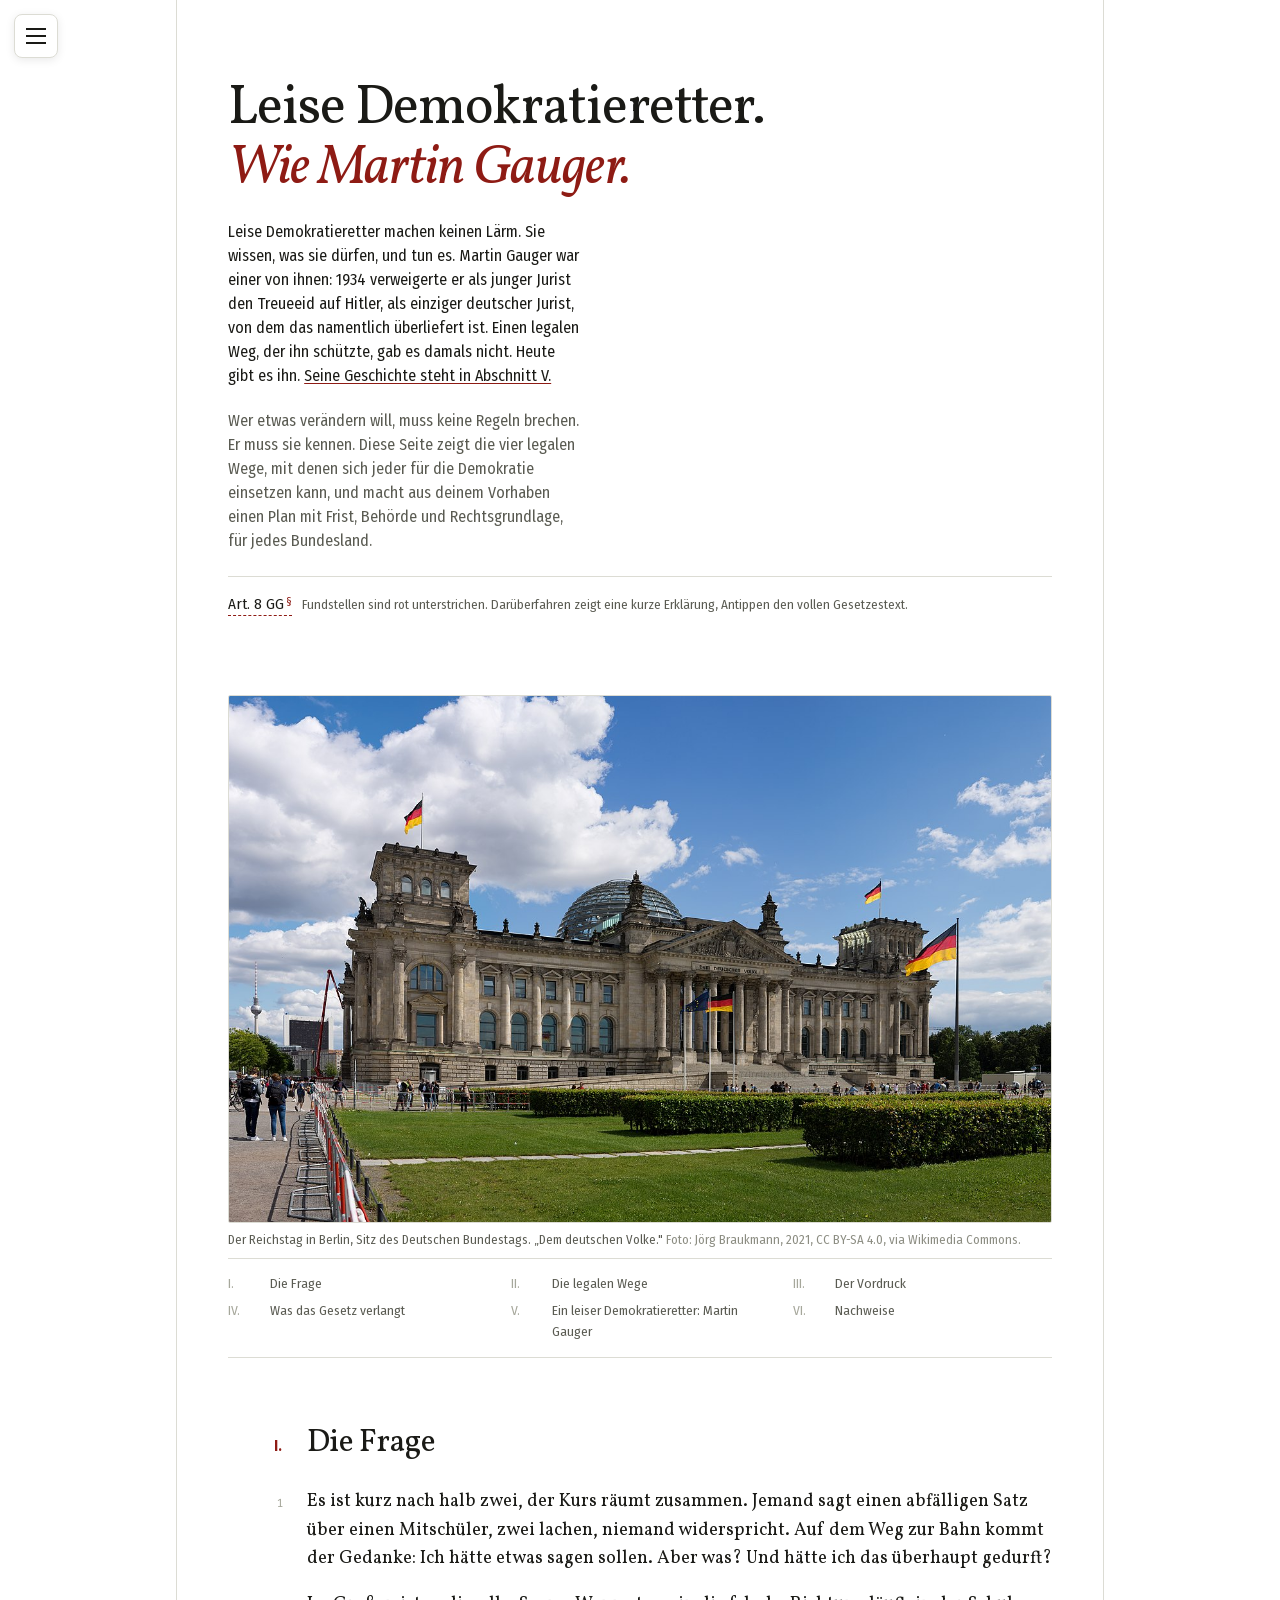
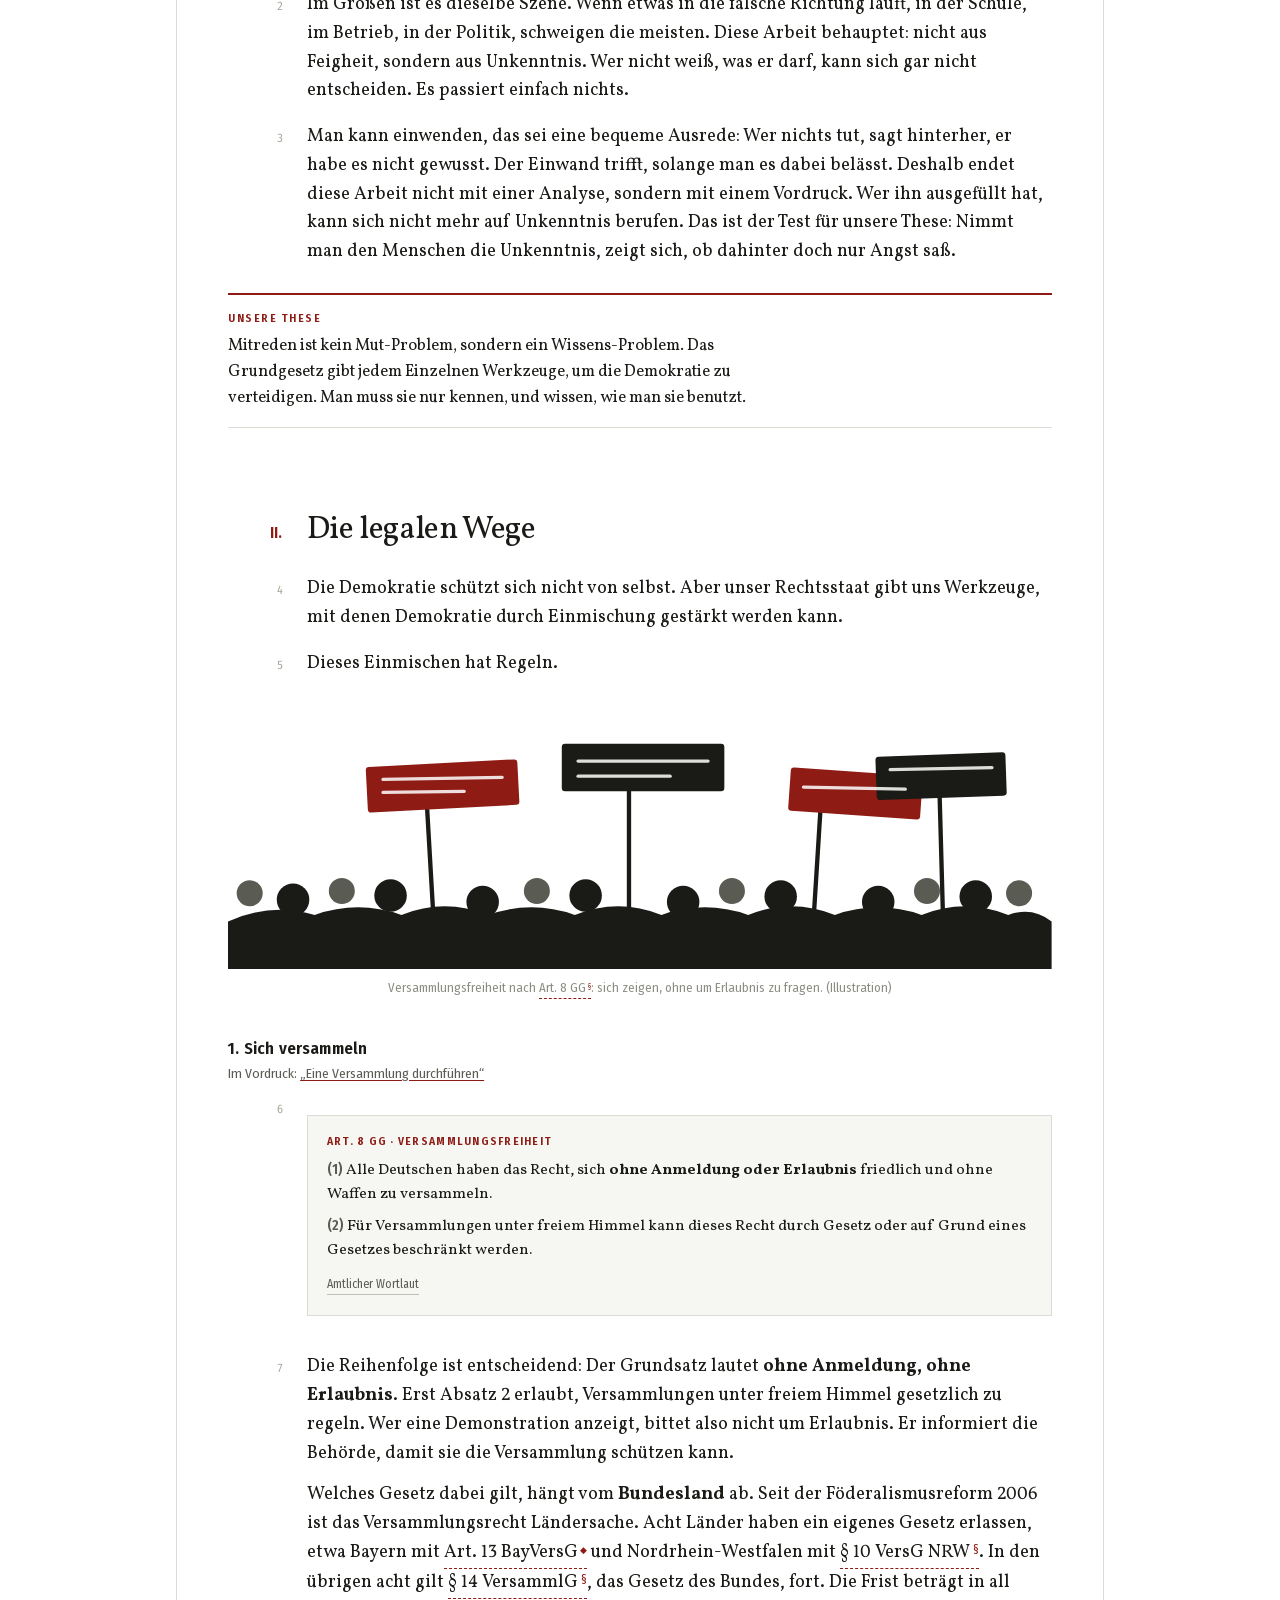
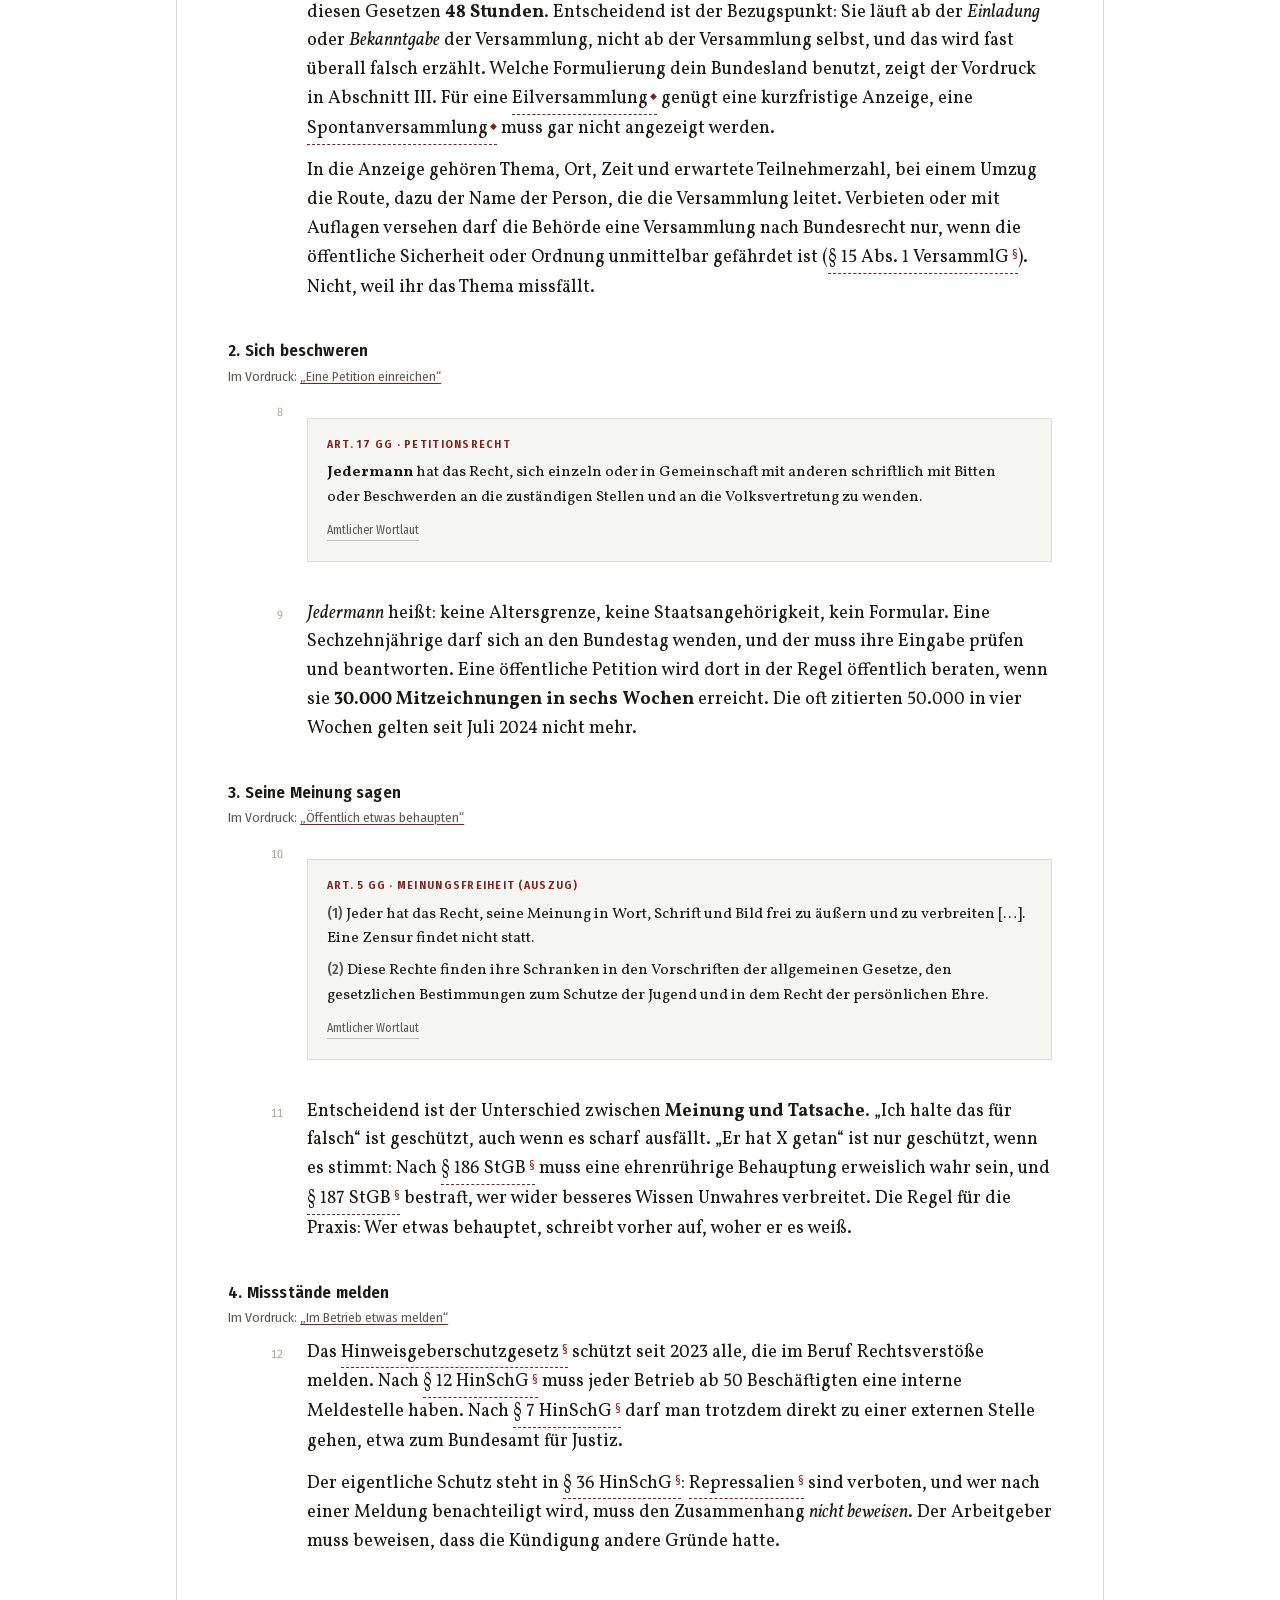
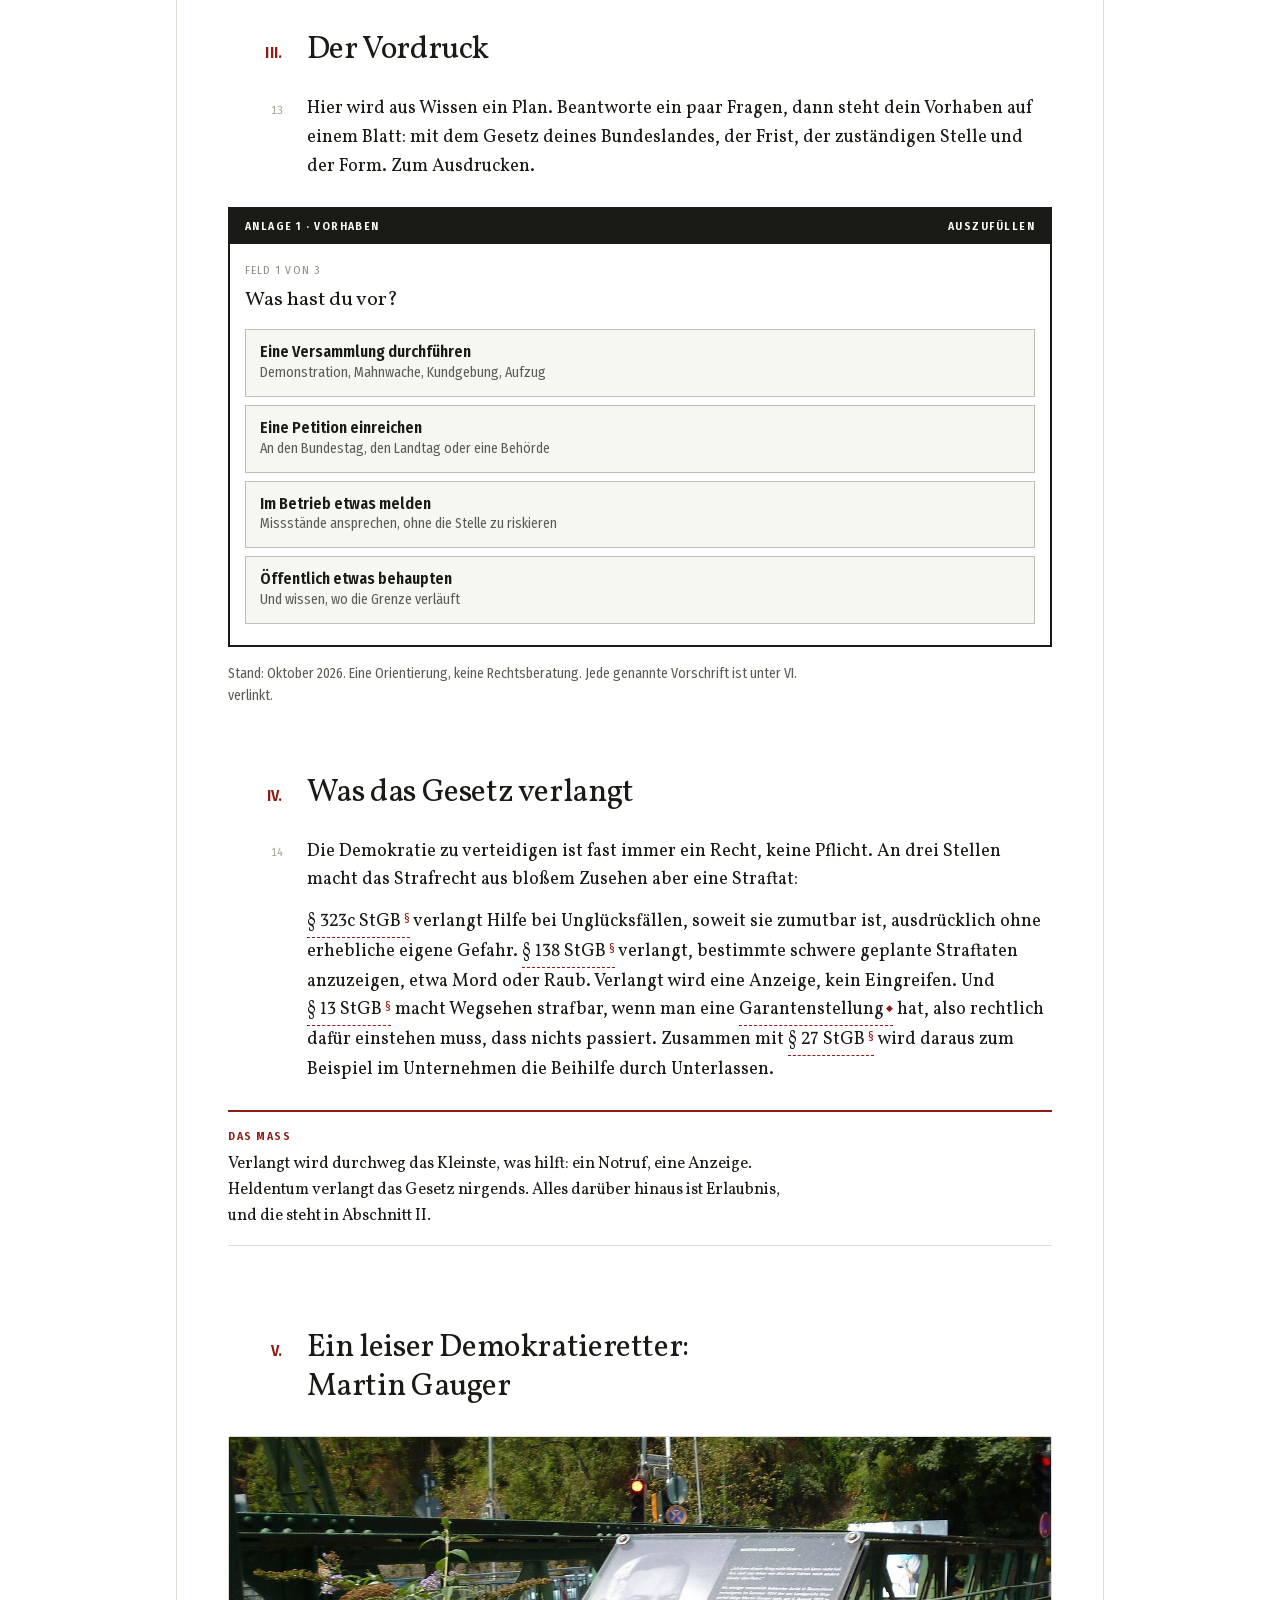
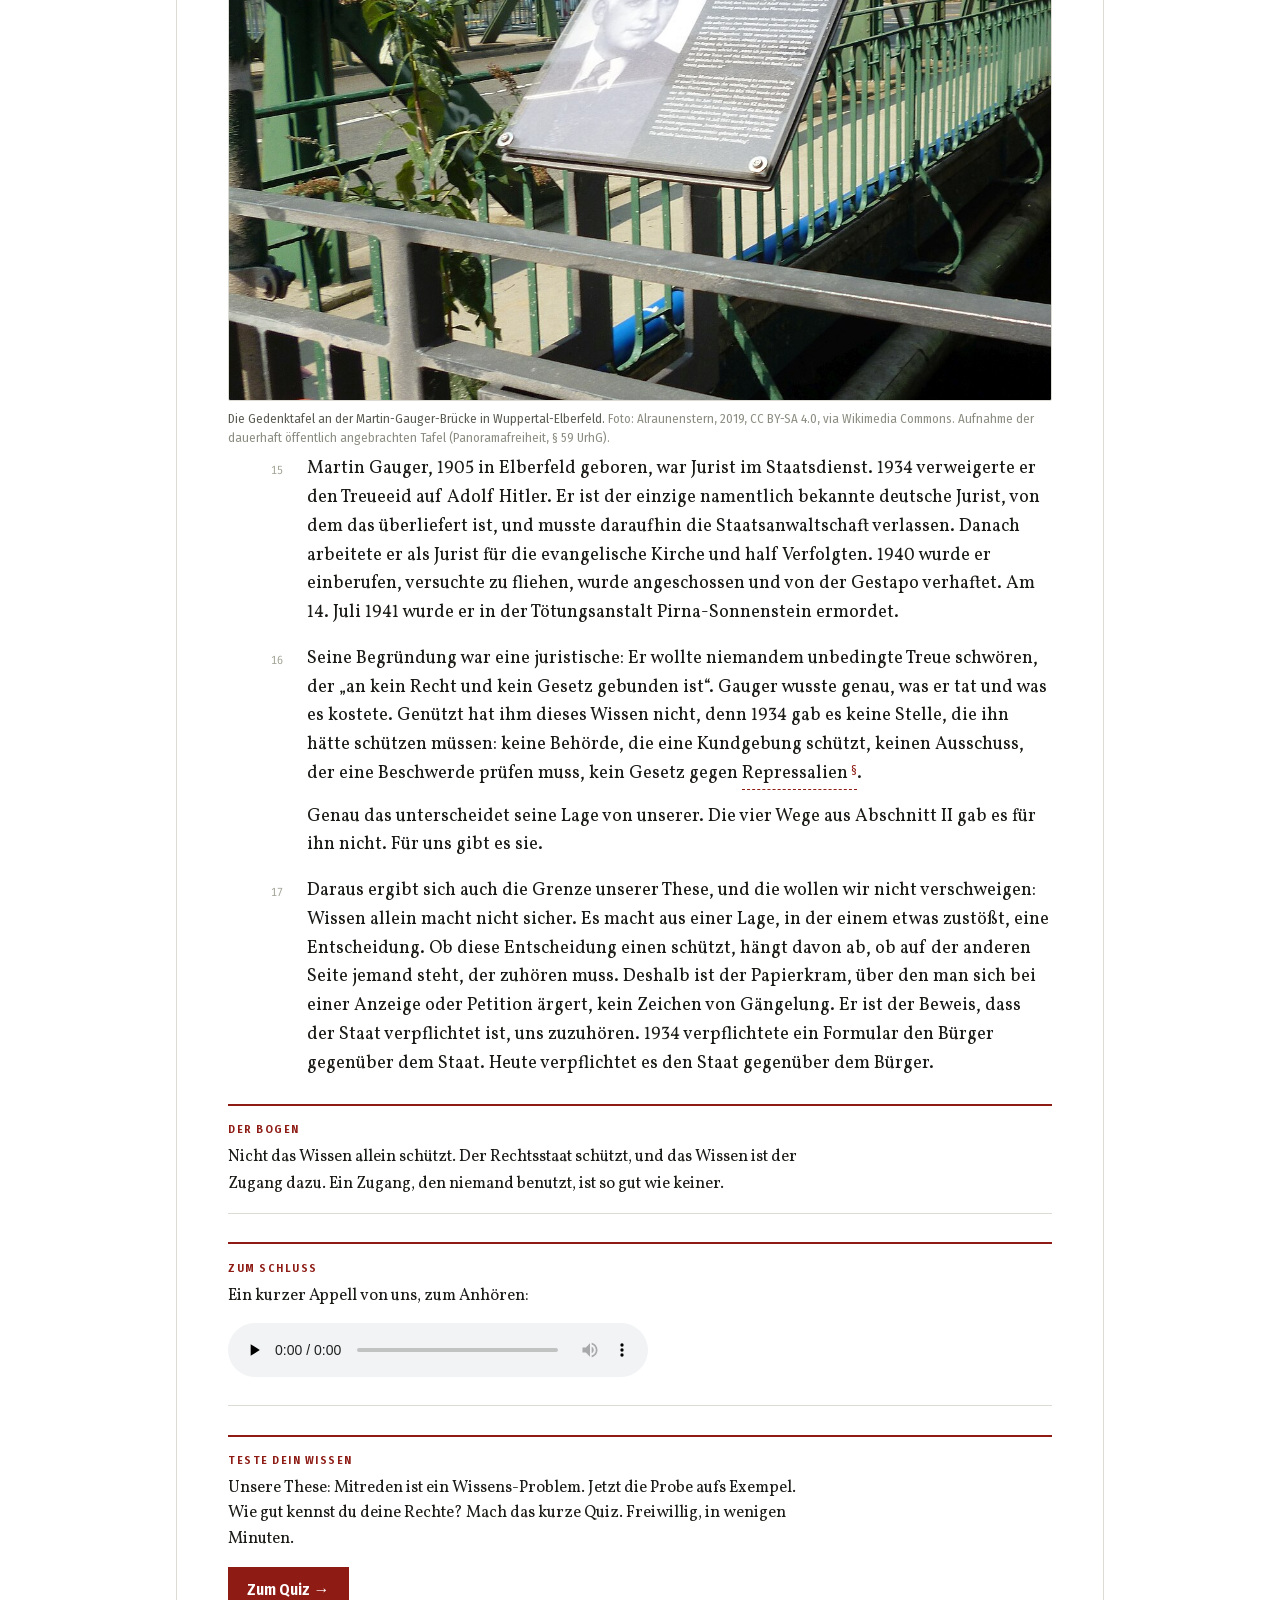
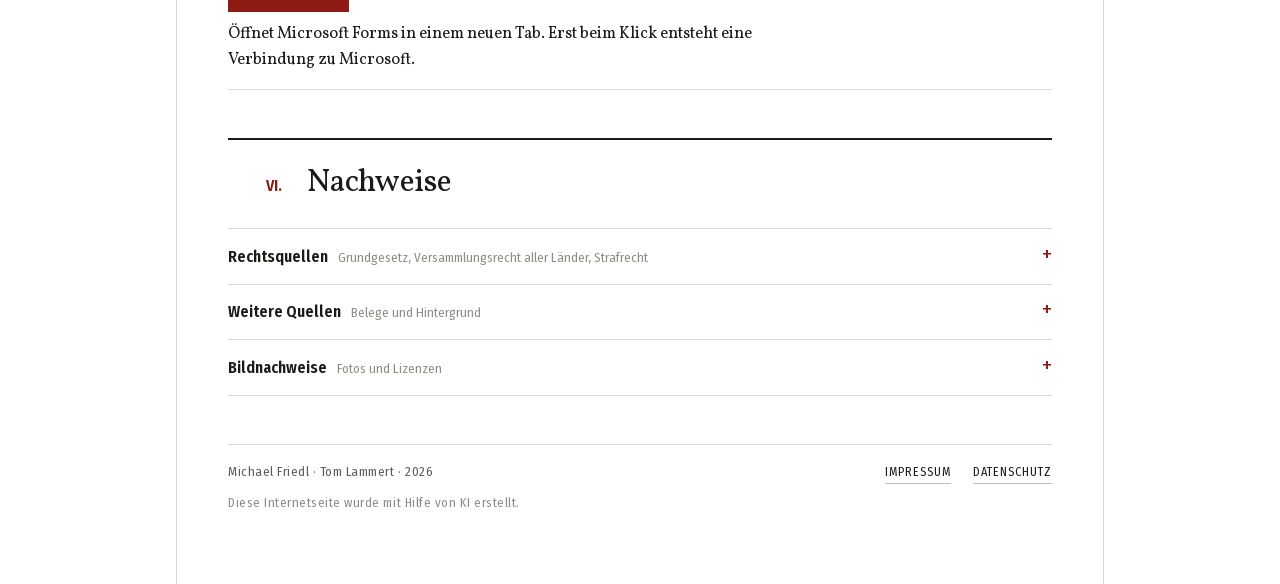
<file: mut/index.html>
<!doctype html>
<html lang="de">
<head>
<meta charset="utf-8">
<meta name="viewport" content="width=device-width, initial-scale=1">
<meta name="theme-color" content="#FFFFFF">
<title>Leise Demokratieretter</title>
<meta name="description" content="Wie man die Demokratie legal schützt: Versammlung, Petition, Meinungsäußerung und Hinweisgeberschutz, mit einem Vordruck für jedes Bundesland. Beitrag zum Martin-Gauger-Preis 2026.">
<meta name="author" content="Michael Friedl und Tom, Wirtschaftsrecht Q2">
<link rel="canonical" href="https://michael-friedl.com/mut/">
<meta property="og:type" content="article">
<meta property="og:locale" content="de_DE">
<meta property="og:site_name" content="Leise Demokratieretter">
<meta property="og:title" content="Leise Demokratieretter">
<meta property="og:description" content="Wie man die Demokratie legal schützt: Versammlung, Petition, Meinungsäußerung und Hinweisgeberschutz, mit einem Vordruck für jedes Bundesland. Beitrag zum Martin-Gauger-Preis 2026.">
<meta property="og:url" content="https://michael-friedl.com/mut/">
<meta name="twitter:card" content="summary">
<meta name="twitter:title" content="Leise Demokratieretter">
<meta name="twitter:description" content="Wie man die Demokratie legal schützt: Versammlung, Petition, Meinungsäußerung und Hinweisgeberschutz, mit einem Vordruck für jedes Bundesland. Beitrag zum Martin-Gauger-Preis 2026.">
<link rel="icon" href="data:image/svg+xml,%3Csvg xmlns='http://www.w3.org/2000/svg' viewBox='0 0 32 32'%3E%3Crect width='32' height='32' fill='%23F8F8F5'/%3E%3Crect x='4' y='4' width='24' height='3' fill='%238E1B14'/%3E%3Crect x='4' y='12' width='17' height='2' fill='%231A1A16'/%3E%3Crect x='4' y='18' width='21' height='2' fill='%231A1A16'/%3E%3Crect x='4' y='24' width='13' height='2' fill='%231A1A16'/%3E%3C/svg%3E">
<meta name="color-scheme" content="light only">
<link rel="stylesheet" href="schriften.css">
<style>
  :root{
    --pult:#FFFFFF; --blatt:#FFFFFF; --feld:#F6F6F3;
    --tinte:#1A1A16; --grau:#5A5B52; --schwach:#8C8D82;
    --linie:#DCDCD4; --linie-2:#BFBFB5; --rand:#A6A79B;
    --rot:#8E1B14; --rot-blass:#F2E7E5;
    --text:"Vollkorn",Georgia,"Times New Roman",serif;
    --app:"Fira Sans Condensed","Helvetica Neue",Arial,sans-serif;
    --mx:clamp(1.1rem,4vw,3.2rem);
    color-scheme:light;   /* immer weiss, auch wenn das Geraet auf Dunkel steht */
  }

  *{box-sizing:border-box}
  body{
    margin:0; background:var(--pult); color:var(--tinte);
    font-family:var(--text); font-size:18px; line-height:1.6;
    font-variant-numeric:lining-nums;   /* Vollkorn hat Mediaevalziffern; bei Fristen und Paragrafen sollen es Versalziffern sein */
    -webkit-font-smoothing:antialiased;
  }
  .blatt{
    max-width:58rem; margin:0 auto; background:var(--blatt);
    border-left:1px solid var(--linie); border-right:1px solid var(--linie);
    padding:0 var(--mx) 4rem;
    counter-reset:rn;
  }
  p{margin:0}
  a{color:inherit}

  /* ---------- Briefkopf ---------- */
  .briefkopf{
    display:flex; flex-wrap:wrap; gap:.4rem 2rem; justify-content:space-between;
    font-family:var(--app); font-size:11.5px; letter-spacing:.09em; text-transform:uppercase;
    color:var(--schwach); padding:1.1rem 0 .9rem; border-bottom:2px solid var(--tinte);
  }
  .briefkopf b{color:var(--rot); font-weight:600}

  .titelblock{padding:clamp(2.6rem,7vw,5rem) 0 clamp(1.8rem,4vw,3rem)}
  h1{
    font-family:var(--text); font-weight:400;
    font-size:clamp(2rem,6.2vw,3.4rem); line-height:1.1; letter-spacing:-.018em;
    margin:0; max-width:19ch; text-wrap:balance;
  }
  h1 em{font-style:italic; color:var(--rot)}
  .vorspann{
    font-family:var(--app); font-size:1rem; color:var(--tinte);
    margin-top:1.3rem; max-width:44ch; line-height:1.5;
  }
  .vorspann a{color:inherit; text-decoration:underline; text-decoration-color:var(--rot); text-underline-offset:2px}
  .vorspann a:hover,.vorspann a:focus-visible{color:var(--rot)}
  .untertitel{
    font-family:var(--app); font-size:1rem; color:var(--grau);
    margin-top:1.3rem; max-width:44ch; line-height:1.5;
  }

  /* ---------- Sprungleiste ---------- */
  .inhalt{
    border-top:1px solid var(--linie); border-bottom:1px solid var(--linie);
    padding:.9rem 0; margin-bottom:.5rem;
  }
  .inhalt ol{
    list-style:none; margin:0; padding:0;
    display:grid; grid-template-columns:repeat(auto-fit,minmax(13rem,1fr)); gap:.3rem 1.5rem;
    font-family:var(--app); font-size:13.5px;
  }
  .inhalt a{
    text-decoration:none; color:var(--grau);
    display:grid; grid-template-columns:2.2rem 1fr; gap:.4rem;
  }
  .inhalt a span{color:var(--rand); font-variant-numeric:tabular-nums}
  .inhalt a:hover,.inhalt a:focus-visible{color:var(--rot)}

  /* ---------- Abschnitte ---------- */
  section{padding:clamp(2.4rem,5vw,3.6rem) 0 0}
  .abschnitt{
    display:grid; grid-template-columns:3.4rem 1fr; gap:0 1.5rem;
    align-items:baseline; margin-bottom:1.6rem;
  }
  .ziffer{
    font-family:var(--app); font-weight:600; font-size:1rem; color:var(--rot);
    text-align:right; letter-spacing:.02em;
  }
  h2{
    font-family:var(--text); font-weight:400;
    font-size:clamp(1.45rem,3.4vw,2rem); line-height:1.2; letter-spacing:-.012em;
    margin:0; max-width:24ch; text-wrap:balance;
  }
  h3{
    font-family:var(--app); font-weight:600; font-size:1.05rem;
    margin:2.2rem 0 .2rem; letter-spacing:.01em;
  }

  /* ---------- Randnummern ---------- */
  .satz{
    display:grid; grid-template-columns:3.4rem 1fr; gap:0 1.5rem;
    counter-increment:rn; margin-bottom:1.05rem;
  }
  .satz > .rn{
    font-family:var(--app); font-size:.74rem; color:var(--rand);
    text-align:right; padding-top:.5em; font-variant-numeric:tabular-nums;
    user-select:none;
  }
  .satz > .rn::before{content:counter(rn)}
  .satz > div{max-width:63ch}
  .satz p + p{margin-top:.8rem}

  /* ---------- Gesetzeszitat ---------- */
  .zitat{
    margin:1.3rem 0; background:var(--feld); border:1px solid var(--linie);
    padding:1rem 1.2rem;
  }
  .zitat .quelle{
    font-family:var(--app); font-size:11.5px; font-weight:600;
    letter-spacing:.11em; text-transform:uppercase; color:var(--rot);
    display:block; margin-bottom:.5rem;
  }
  .zitat p{font-size:.95rem; line-height:1.6}
  .zitat p + p{margin-top:.5rem}
  .zitat .abs{font-family:var(--app); font-weight:600; color:var(--grau); font-size:.88rem}
  .zitat .link{
    font-family:var(--app); font-size:12px; margin-top:.7rem; display:inline-block;
    color:var(--grau); text-decoration:none; border-bottom:1px solid var(--linie-2);
  }
  .zitat .link:hover,.zitat .link:focus-visible{color:var(--rot); border-color:currentColor}

  .merke{
    border-top:2px solid var(--rot); border-bottom:1px solid var(--linie);
    padding:.9rem 0 1rem; margin:1.6rem 0;
  }
  .merke .k{
    font-family:var(--app); font-size:11.5px; font-weight:600;
    letter-spacing:.13em; text-transform:uppercase; color:var(--rot);
    display:block; margin-bottom:.35rem;
  }
  .merke p{font-size:1.02rem; max-width:58ch}

  /* ---------- Platzhalter Tom ---------- */

  /* ---------- Vordruck / Planer ---------- */
  .vordruck{border:2px solid var(--tinte); margin:1.6rem 0 1rem; background:var(--blatt); scroll-margin-top:12px}
  .vordruck .kopf{
    display:flex; justify-content:space-between; gap:1rem; flex-wrap:wrap;
    background:var(--tinte); color:var(--blatt);
    font-family:var(--app); font-size:11.5px; font-weight:600;
    letter-spacing:.13em; text-transform:uppercase; padding:.5rem .9rem;
  }
  .vordruck .leib{padding:1.1rem .9rem 1.3rem}
  .stufe{font-family:var(--app); font-size:11.5px; letter-spacing:.11em; text-transform:uppercase; color:var(--schwach)}
  .frage{font-size:1.25rem; line-height:1.3; margin:.45rem 0 1rem; max-width:28ch}
  .wahl{display:grid; gap:.5rem}
  .wahl button{
    display:block; width:100%; text-align:left; cursor:pointer;
    font-family:var(--text); font-size:1rem; color:var(--tinte);
    background:var(--feld); border:1px solid var(--linie-2); border-radius:0;
    padding:.75rem .9rem;
  }
  .wahl button:hover,.wahl button:focus-visible{border-color:var(--rot); background:var(--rot-blass)}
  .wahl button b{display:block; font-family:var(--app); font-weight:600; margin-bottom:.05rem}
  .wahl button span{font-family:var(--app); font-size:.88rem; color:var(--grau)}
  .feld{display:flex; flex-direction:column; gap:.3rem; margin-bottom:.9rem; max-width:22rem}
  .feld label{font-family:var(--app); font-size:11.5px; font-weight:600; letter-spacing:.1em; text-transform:uppercase; color:var(--grau)}
  .feld input{
    font-family:var(--text); font-size:1.02rem; color:var(--tinte);
    background:var(--blatt); border:0; border-bottom:1.5px solid var(--tinte);
    border-radius:0; padding:.5rem .1rem;
  }
  .feld input:focus-visible{outline:none; border-color:var(--rot)}
  .hinw{font-family:var(--app); font-size:.88rem; color:var(--grau); max-width:36rem; margin-bottom:.5rem}
  .reihe{display:flex; gap:.5rem; flex-wrap:wrap; margin-top:.9rem}
  .taste{font-family:var(--app); font-size:.94rem; font-weight:600; cursor:pointer; padding:.6rem 1.1rem; border-radius:0; border:1.5px solid var(--tinte)}
  .taste.haupt{background:var(--tinte); color:var(--blatt)}
  .taste.haupt:hover,.taste.haupt:focus-visible{background:var(--rot); border-color:var(--rot)}
  .taste.neben{background:transparent; color:var(--grau); border-color:var(--linie-2)}
  .taste.neben:hover,.taste.neben:focus-visible{color:var(--tinte); border-color:var(--tinte)}

  .bescheid .az{font-family:var(--app); font-size:11.5px; letter-spacing:.11em; text-transform:uppercase; color:var(--rot); margin-bottom:.3rem}
  .bescheid h4{font-family:var(--text); font-weight:400; font-size:1.45rem; margin:0 0 1rem; line-height:1.2}
  .bescheid dl{display:grid; grid-template-columns:auto 1fr; gap:.5rem 1.3rem; margin:0 0 1rem; font-size:.97rem}
  .bescheid dt{font-family:var(--app); font-size:11.5px; font-weight:600; letter-spacing:.09em; text-transform:uppercase; color:var(--grau); padding-top:.35em; white-space:nowrap}
  .bescheid dd{margin:0; max-width:52ch}
  .bescheid dd b{color:var(--rot)}
  .bescheid .fussnote{border-top:1px solid var(--linie); padding-top:.8rem; font-size:.93rem; color:var(--grau)}
  .bescheid .fussnote strong{font-family:var(--app); color:var(--tinte)}
  .bescheid .fussnote p + p{margin-top:.55rem}
  @media (max-width:560px){ .bescheid dl{grid-template-columns:1fr; gap:.1rem} .bescheid dt{margin-top:.7rem} }

  /* ---------- Umfrage ---------- */
  .skala{display:grid; gap:.45rem; margin:.9rem 0 0; max-width:30rem}
  .skala button{
    font-family:var(--app); font-size:.97rem; cursor:pointer; text-align:left;
    background:var(--feld); border:1px solid var(--linie-2); border-radius:0;
    padding:.65rem .8rem; color:var(--tinte);
  }
  .skala button[aria-pressed="true"]{background:var(--tinte); color:var(--blatt); border-color:var(--tinte)}
  .echo{font-size:.99rem; color:var(--grau); margin-top:.8rem; max-width:56ch}

  /* ---------- Fuß ---------- */
  .fuss{border-top:2px solid var(--tinte); margin-top:3rem; padding-top:1.5rem}
  .quellen{list-style:none; padding:0; margin:.5rem 0 0; font-family:var(--app); font-size:.9rem}
  .quellen li{margin-bottom:.4rem; padding-left:1.2rem; text-indent:-1.2rem}
  .quellen a{color:var(--grau)}
  .quellen a:hover{color:var(--rot)}
  .quellen .was{display:block; margin-left:0; font-size:.82rem; color:var(--rand)}

  @media (max-width:640px){
    .abschnitt,.satz{grid-template-columns:1fr; gap:0}
    .ziffer{text-align:left; margin-bottom:.3rem}
    .satz > .rn{text-align:left; padding:0 0 .15rem; float:none}
    .satz > .rn::after{content:" ·"; color:var(--linie-2)}
  }
  @media (prefers-reduced-motion:reduce){*{transition:none!important}}
  @media print{ body{background:#fff} .blatt{border:0} .tom{display:none} }

  .lesehinweis{
    display:flex; align-items:baseline; gap:.6rem; flex-wrap:wrap;
    margin-top:1.4rem; padding-top:1rem; border-top:1px solid var(--linie);
    font-family:var(--app); font-size:.82rem; line-height:1.5; color:var(--grau);
  }
  .lesehinweis .probe{
    flex:none; font-family:var(--body); font-size:.95rem; color:var(--tinte);
    border-bottom:1px dashed var(--rot);
  }
  .lesehinweis .probe::after{
    content:"\00a0§"; font-family:var(--app); font-size:.68em; color:var(--rot);
    vertical-align:.32em;
  }
  @media print{ .lesehinweis{display:none} }

  /* ---------- Normenapparat ---------- */
  .fund{
    font:inherit; color:inherit; background:none; border:0; padding:0;
    border-bottom:1px dashed var(--rot); cursor:pointer;
    transition:background-color .12s;
  }
  .fund::after{
    content:"\00a0§"; font-family:var(--app); font-size:.68em; color:var(--rot);
    vertical-align:.32em; letter-spacing:0;
  }
  .fund.begriff::after{ content:"\00a0\25C6"; font-size:.5em; vertical-align:.4em }
  .fund:hover, .fund.aktiv{ background:var(--rot-blass) }
  .fund:focus-visible{ outline:2px solid var(--rot); outline-offset:2px }

  .vordruck .auswahl{
    font:inherit; color:var(--tinte); background:var(--blatt);
    border:0; border-bottom:1.5px solid var(--tinte); border-radius:0;
    padding:.5rem .1rem; width:100%; -webkit-appearance:none; appearance:none;
    background-image:url("data:image/svg+xml,%3Csvg xmlns='http://www.w3.org/2000/svg' viewBox='0 0 12 8'%3E%3Cpath d='M1 1l5 5 5-5' fill='none' stroke='%238E1B14' stroke-width='1.8'/%3E%3C/svg%3E");
    background-repeat:no-repeat; background-position:right .2rem center; background-size:.7rem;
  }
  .bescheid dd .leise{ font-size:.86em; color:var(--grau) }

  /* Erklaerung beim Darueberfahren */
  .winkfeld{
    position:fixed; z-index:60; max-width:min(23rem, calc(100vw - 20px));
    background:var(--tinte); color:#fff;
    padding:.75rem .9rem; font-family:var(--app); font-size:.85rem; line-height:1.5;
    display:flex; flex-direction:column; gap:.35rem;
    box-shadow:0 10px 30px rgba(26,26,22,.24);
    opacity:0; transform:translateY(3px); transition:opacity .14s, transform .14s;
    pointer-events:none;
  }
  .winkfeld.sichtbar{ opacity:1; transform:none }
  .winkfeld b{ font-weight:600; color:#fff; font-size:.88rem; letter-spacing:.01em }
  .winkfeld span{ color:rgba(255,255,255,.88) }
  .winkfeld i{ font-style:normal; font-size:.72rem; letter-spacing:.07em;
               text-transform:uppercase; color:rgba(255,255,255,.5) }
  .winkfeld::after{
    content:""; position:absolute; left:50%; margin-left:-6px;
    border:6px solid transparent; border-top-color:var(--tinte); bottom:-12px;
  }
  .winkfeld[data-unten="ja"]::after{
    bottom:auto; top:-12px; border-top-color:transparent; border-bottom-color:var(--tinte);
  }
  @media (prefers-reduced-motion:reduce){ .winkfeld{ transition:none } }
  @media print{ .winkfeld{ display:none } }

  /* Druckblatt: nur der Plan aus dem Vordruck */
  #druckblatt{ display:none }
  @media print{
    @page{ size:A4; margin:16mm 16mm 18mm }
    body.nur-plan > *:not(#druckblatt){ display:none !important }
    body.nur-plan{ background:#fff !important }
    body.nur-plan #druckblatt{ display:block; color:#000; font-size:11pt; line-height:1.5 }
    #druckblatt .druckkopf{ border-bottom:1.5pt solid #000; padding-bottom:4mm; margin-bottom:6mm }
    #druckblatt .druckmarke{ font-family:var(--app); font-size:8pt; letter-spacing:.12em;
      text-transform:uppercase; color:var(--rot); margin:0 0 1.5mm }
    #druckblatt h1{ font-family:var(--text); font-weight:400; font-size:24pt; line-height:1.1; margin:0 }
    #druckblatt .druckdatum{ font-family:var(--app); font-size:9pt; color:#555; margin:2mm 0 0 }
    #druckblatt .bescheid h4{ font-size:15pt }
    #druckblatt .bescheid dl{ grid-template-columns:34mm 1fr; font-size:10.5pt }
    #druckblatt .bescheid dd{ max-width:none }
    #druckblatt .bescheid dt, #druckblatt .bescheid dd{ break-inside:avoid }
    #druckblatt .druckfuss{ margin-top:8mm; padding-top:3mm; border-top:.5pt solid #999;
      font-family:var(--app); font-size:8.5pt; color:#555 }
  }

  /* Seitenfuss mit Impressum und Datenschutz */
  .seitenfuss{
    display:flex; flex-wrap:wrap; justify-content:space-between; align-items:baseline; gap:.6rem 1.5rem;
    margin-top:3rem; padding:1.1rem 0 .4rem; border-top:1px solid var(--linie);
    font-family:var(--app); font-size:.8rem; letter-spacing:.04em; color:var(--grau);
  }
  .seitenfuss nav{ display:flex; gap:1.4rem }
  .seitenfuss .ki-hinweis{ flex:1 1 100%; order:3; color:var(--schwach) }
  .seitenfuss a{ color:var(--tinte); text-decoration:none; border-bottom:1px solid var(--linie-2);
                 text-transform:uppercase; letter-spacing:.08em; font-size:.76rem }
  .seitenfuss a:hover{ color:var(--rot); border-bottom-color:var(--rot) }

  .apparat-schatten{
    position:fixed; inset:0; background:rgba(26,26,22,.28);
    opacity:0; transition:opacity .2s; z-index:40;
  }
  .apparat-schatten.sichtbar{ opacity:1 }

  .apparat{
    position:fixed; left:0; right:0; bottom:0; z-index:41;
    background:var(--blatt); color:var(--tinte);
    border-top:3px solid var(--rot);
    box-shadow:0 -14px 40px rgba(26,26,22,.22);
    max-height:78vh; overflow-y:auto;
    transform:translateY(102%); transition:transform .22s cubic-bezier(.22,.7,.3,1);
    padding:0 var(--mx) calc(1.3rem + env(safe-area-inset-bottom));
  }
  .apparat.sichtbar{ transform:translateY(0) }

  .apparat-kopf{
    position:sticky; top:0; z-index:1; background:var(--blatt);
    display:flex; align-items:flex-start; justify-content:space-between; gap:1rem;
    padding:1.05rem 0 .7rem; margin-bottom:.9rem;
    border-bottom:1px solid var(--linie);
  }
  .apparat-marke{
    display:block; font-family:var(--app); font-weight:600; font-size:1.02rem;
    letter-spacing:.01em; color:var(--rot);
  }
  .apparat-titel{
    display:block; font-family:var(--app); font-size:.82rem; color:var(--grau);
    margin-top:.12rem;
  }
  .apparat-zu{
    flex:none; width:2rem; height:2rem; line-height:1; font-size:1.5rem;
    background:none; border:1px solid var(--linie); color:var(--grau); cursor:pointer;
    font-family:var(--app);
  }
  .apparat-zu:hover{ color:var(--rot); border-color:var(--rot) }

  .apparat-wortlaut{
    background:var(--feld); border-left:2px solid var(--tinte);
    padding:.85rem 1rem; font-size:.94rem; line-height:1.55;
  }
  .apparat-wortlaut.ist-begriff{ border-left-color:var(--rand) }
  .apparat-wortlaut p + p{ margin-top:.6rem }
  .apparat-note{
    margin-top:.9rem; font-family:var(--app); font-size:.86rem; line-height:1.55;
    color:var(--grau); border-left:2px solid var(--rot); padding-left:.85rem;
  }
  .apparat-link{
    display:inline-block; margin-top:1rem; font-family:var(--app); font-size:.78rem;
    text-transform:uppercase; letter-spacing:.08em; color:var(--grau);
    border-bottom:1px solid var(--linie-2); text-decoration:none;
  }
  .apparat-link:hover{ color:var(--rot) }

  @media (min-width:820px){
    .apparat{
      left:auto; right:2.2rem; bottom:2.2rem; width:27rem; max-height:72vh;
      border:1px solid var(--linie); border-top:3px solid var(--rot);
      padding:0 1.6rem 1.4rem;
      transform:translateY(calc(100% + 2.6rem));
    }
    .apparat-kopf{ padding-top:1.2rem }
    .apparat-schatten{ background:rgba(26,26,22,.14) }
  }

  @media (prefers-reduced-motion:reduce){
    .apparat, .apparat-schatten{ transition:none }
  }

  @media print{
    .fund{ border-bottom:0 }
    .fund::after{ content:"" }
    .apparat, .apparat-schatten{ display:none }
  }
  /* Sprungmenü (drei Striche), bleibt oben, beim Drucken aus */
  .sprungmenu{position:fixed;top:14px;left:14px;z-index:50;font-family:var(--app)}
  .sm-knopf{width:44px;height:44px;display:flex;flex-direction:column;justify-content:center;align-items:center;gap:5px;background:var(--blatt);border:1px solid var(--linie);border-radius:8px;cursor:pointer;box-shadow:0 2px 10px rgba(0,0,0,.09);padding:0}
  .sm-knopf span{display:block;width:20px;height:2px;background:var(--tinte);transition:transform .2s,opacity .2s}
  .sm-knopf[aria-expanded="true"] span:nth-child(1){transform:translateY(7px) rotate(45deg)}
  .sm-knopf[aria-expanded="true"] span:nth-child(2){opacity:0}
  .sm-knopf[aria-expanded="true"] span:nth-child(3){transform:translateY(-7px) rotate(-45deg)}
  .sprungmenu ul{list-style:none;margin:8px 0 0;padding:6px;position:absolute;left:0;top:48px;background:var(--blatt);border:1px solid var(--linie);border-radius:10px;box-shadow:0 10px 30px rgba(0,0,0,.15);min-width:234px}
  .sprungmenu li{margin:0}
  .sprungmenu a{display:flex;gap:10px;align-items:baseline;padding:9px 12px;color:var(--tinte);text-decoration:none;border-radius:7px;font-size:.95rem;line-height:1.3}
  .sprungmenu a span{color:var(--rot);font-weight:600;min-width:2.4em;font-variant-numeric:tabular-nums}
  .sprungmenu a:hover,.sprungmenu a:focus-visible{background:var(--rot-blass);outline:none}
  @media (prefers-reduced-motion:reduce){.sm-knopf span{transition:none}}
  .demo-bild{margin:1.9rem 0 .4rem}
  .demo-bild svg{display:block;width:100%;height:auto}
  .demo-bild figcaption{font-family:var(--app);font-size:.8rem;color:var(--schwach);margin-top:.55rem;text-align:center}
  .mitmach{border-top:2px solid var(--rot);border-bottom:1px solid var(--linie);padding:.9rem 0 1.1rem;margin:1.8rem 0}
  .mitmach .k{font-family:var(--app);font-size:11.5px;letter-spacing:.13em;text-transform:uppercase;color:var(--rot);font-weight:600;display:block;margin-bottom:.35rem}
  .mitmach p{margin:.2rem 0 0;color:var(--tinte);line-height:1.55;max-width:58ch;font-size:1.02rem}
  .mitmach-knopf{display:inline-block;margin-top:1rem;background:var(--rot);color:#fff;font-family:var(--app);font-weight:600;font-size:1rem;padding:.6rem 1.2rem;text-decoration:none}
  .mitmach-knopf:hover,.mitmach-knopf:focus-visible{background:#73150F;outline:none}
  .mitmach-hinw{font-size:.8rem;color:var(--grau);margin-top:.6rem!important}
  .foto{margin:1.9rem 0 .5rem}
  .foto img{display:block;width:100%;height:auto;border:1px solid var(--linie);border-radius:2px}
  .foto figcaption{font-family:var(--app);font-size:.8rem;color:var(--grau);margin-top:.55rem;line-height:1.45}
  .foto figcaption .credit{color:var(--schwach)}
  .fuss details.akk{border-top:1px solid var(--linie)}
  .fuss details.akk:last-of-type{border-bottom:1px solid var(--linie)}
  .fuss details.akk summary{cursor:pointer;list-style:none;display:flex;align-items:baseline;gap:.6rem;padding:.9rem 0;font-family:var(--app);font-weight:600;font-size:1rem;color:var(--tinte)}
  .fuss details.akk summary::-webkit-details-marker{display:none}
  .fuss details.akk summary .anzahl{color:var(--schwach);font-weight:400;font-size:.82rem}
  .fuss details.akk summary::after{content:"+";margin-left:auto;color:var(--rot);font-weight:400;font-size:1.35rem;line-height:1}
  .fuss details.akk[open] summary::after{content:"\2212"}
  .fuss details.akk summary:focus-visible{outline:2px solid var(--rot);outline-offset:3px}
  .fuss details.akk > ul.quellen{margin-top:0;padding-bottom:1.1rem}
  .audio-block{border-top:2px solid var(--rot);border-bottom:1px solid var(--linie);padding:.9rem 0 1.1rem;margin:1.8rem 0}
  .audio-block .k{font-family:var(--app);font-size:11.5px;letter-spacing:.13em;text-transform:uppercase;color:var(--rot);font-weight:600;display:block;margin-bottom:.35rem}
  .audio-block p{margin:.2rem 0 .9rem;color:var(--tinte);line-height:1.55;max-width:58ch;font-size:1.02rem}
  .audio-block audio{width:100%;max-width:420px}
  @media print{.audio-block{display:none}}
  .muster-block{margin-top:1.4rem;border-top:1px solid var(--linie);padding-top:1.1rem}
  .muster-titel{font-family:var(--app);font-size:.85rem;color:var(--grau);margin:0 0 .6rem}
  pre.muster{font-family:var(--app);font-size:.92rem;line-height:1.55;color:var(--tinte);background:var(--feld);border:1px solid var(--linie);border-radius:3px;padding:1rem 1.1rem;white-space:pre-wrap;overflow-wrap:anywhere;margin:0 0 .8rem}
  @media (max-width:64rem){.titelblock{padding-top:3.8rem}}
  .lesehinweis .nur-touch{display:none}
  @media (hover:none){ .lesehinweis .nur-hover{display:none} .lesehinweis .nur-touch{display:inline} }
  .im-vordruck{font-family:var(--app);font-size:.85rem;color:var(--grau);margin:-.1rem 0 .6rem}
  .im-vordruck a{color:var(--grau);text-decoration:underline;text-decoration-color:var(--rot);text-underline-offset:2px}
  .im-vordruck a:hover,.im-vordruck a:focus-visible{color:var(--rot)}
  @media print{.sprungmenu{display:none}.im-vordruck{display:none}}
</style>
</head>
<body>

<nav class="sprungmenu" aria-label="Abschnitte">
  <button class="sm-knopf" type="button" aria-expanded="false" aria-controls="sm-liste" aria-label="Abschnitte anzeigen">
    <span></span><span></span><span></span>
  </button>
  <ul id="sm-liste" hidden>
    <li><a href="#i"><span>I.</span> Die Frage</a></li>
    <li><a href="#ii"><span>II.</span> Die legalen Wege</a></li>
    <li><a href="#iii"><span>III.</span> Der Vordruck</a></li>
    <li><a href="#iv"><span>IV.</span> Was das Gesetz verlangt</a></li>
    <li><a href="#v"><span>V.</span> Ein leiser Demokratieretter: Martin Gauger</a></li>
    <li><a href="#vi"><span>VI.</span> Nachweise</a></li>
  </ul>
</nav>
<script>
(function(){
  var nav=document.querySelector('.sprungmenu');if(!nav)return;
  var btn=nav.querySelector('.sm-knopf'),list=nav.querySelector('#sm-liste');
  function set(open){btn.setAttribute('aria-expanded',open?'true':'false');list.hidden=!open;}
  btn.addEventListener('click',function(e){e.stopPropagation();set(list.hidden);});
  list.addEventListener('click',function(e){if(e.target.closest('a'))set(false);});
  document.addEventListener('click',function(e){if(!nav.contains(e.target))set(false);});
  document.addEventListener('keydown',function(e){if(e.key==='Escape')set(false);});
  // Beim Drucken alle Quellen-Klappen öffnen, danach zurücksetzen
  window.addEventListener('beforeprint',function(){document.querySelectorAll('details.akk').forEach(function(d){d.dataset.wasopen=d.open?'1':'0';d.open=true;});});
  window.addEventListener('afterprint',function(){document.querySelectorAll('details.akk').forEach(function(d){d.open=d.dataset.wasopen==='1';});});
})();
</script>

<div class="blatt">

<div class="titelblock">
  <h1>Leise Demokratieretter. <em>Wie Martin Gauger.</em></h1>
  <p class="vorspann">
    Leise Demokratieretter machen keinen Lärm. Sie wissen, was sie dürfen, und tun es.
    Martin Gauger war einer von ihnen: 1934 verweigerte er als junger Jurist den Treueeid
    auf Hitler, als einziger deutscher Jurist, von dem das namentlich überliefert ist.
    Einen legalen Weg, der ihn schützte, gab es damals nicht. Heute gibt es ihn.
    <a href="#v">Seine Geschichte steht in Abschnitt V.</a>
  </p>
  <p class="untertitel">
    Wer etwas verändern will, muss keine Regeln brechen. Er muss sie kennen. Diese Seite
    zeigt die vier legalen Wege, mit denen sich jeder für die Demokratie einsetzen kann,
    und macht aus deinem Vorhaben einen Plan mit Frist, Behörde und Rechtsgrundlage,
    für jedes Bundesland.
  </p>
  <p class="lesehinweis">
    <span class="probe">Art. 8 GG</span>
    <span class="nur-hover">Fundstellen sind rot unterstrichen. Darüberfahren zeigt eine kurze Erklärung, Antippen den vollen Gesetzestext.</span>
    <span class="nur-touch">Fundstellen sind rot unterstrichen. Tippe eine an für Erklärung und Gesetzestext.</span>
  </p>
</div>

<figure class="foto">
  <img src="bilder/reichstag.jpg" width="1280" height="819" loading="lazy" alt="Das Reichstagsgebäude in Berlin, Sitz des Deutschen Bundestags, mit der Aufschrift Dem deutschen Volke und Deutschlandflaggen.">
  <figcaption>Der Reichstag in Berlin, Sitz des Deutschen Bundestags. „Dem deutschen Volke." <span class="credit">Foto: Jörg Braukmann, 2021, CC&nbsp;BY-SA&nbsp;4.0, via Wikimedia Commons.</span></figcaption>
</figure>

<div class="inhalt">
  <ol>
    <li><a href="#i"><span>I.</span> Die Frage</a></li>
    <li><a href="#ii"><span>II.</span> Die legalen Wege</a></li>
    <li><a href="#iii"><span>III.</span> Der Vordruck</a></li>
    <li><a href="#iv"><span>IV.</span> Was das Gesetz verlangt</a></li>
    <li><a href="#v"><span>V.</span> Ein leiser Demokratieretter: Martin Gauger</a></li>
    <li><a href="#vi"><span>VI.</span> Nachweise</a></li>
  </ol>
</div>

<!-- ============ I ============ -->
<section id="i">
  <div class="abschnitt"><div class="ziffer">I.</div><h2>Die Frage</h2></div>

  <div class="satz"><span class="rn"></span><div>
    <p>Es ist kurz nach halb zwei, der Kurs räumt zusammen. Jemand sagt einen abfälligen
    Satz über einen Mitschüler, zwei lachen, niemand widerspricht. Auf dem Weg zur Bahn
    kommt der Gedanke: Ich hätte etwas sagen sollen. Aber was? Und hätte ich das überhaupt
    gedurft?</p>
  </div></div>

  <div class="satz"><span class="rn"></span><div>
    <p>Im Großen ist es dieselbe Szene. Wenn etwas in die falsche Richtung läuft, in der
    Schule, im Betrieb, in der Politik, schweigen die meisten. Diese Arbeit behauptet:
    nicht aus Feigheit, sondern aus Unkenntnis. Wer nicht weiß, was er darf, kann sich
    gar nicht entscheiden. Es passiert einfach nichts.</p>
  </div></div>

  <div class="satz"><span class="rn"></span><div>
    <p>Man kann einwenden, das sei eine bequeme Ausrede: Wer nichts tut, sagt hinterher,
    er habe es nicht gewusst. Der Einwand trifft, solange man es dabei belässt. Deshalb
    endet diese Arbeit nicht mit einer Analyse, sondern mit einem Vordruck. Wer ihn
    ausgefüllt hat, kann sich nicht mehr auf Unkenntnis berufen. Das ist der Test für
    unsere These: Nimmt man den Menschen die Unkenntnis, zeigt sich, ob dahinter doch nur
    Angst saß.</p>
  </div></div>

  <div class="merke">
    <span class="k">Unsere These</span>
    <p>Mitreden ist kein Mut-Problem, sondern ein Wissens-Problem. Das Grundgesetz gibt
    jedem Einzelnen Werkzeuge, um die Demokratie zu verteidigen. Man muss sie nur kennen,
    und wissen, wie man sie benutzt.</p>
  </div>
</section>

<!-- ============ II ============ -->
<section id="ii">
  <div class="abschnitt"><div class="ziffer">II.</div><h2>Die legalen Wege</h2></div>

  <div class="satz"><span class="rn"></span><div>
    <p>Die Demokratie schützt sich nicht von selbst. Aber unser Rechtsstaat gibt uns Werkzeuge,
    mit denen Demokratie durch Einmischung gestärkt werden kann.</p>
  </div></div>

  <div class="satz"><span class="rn"></span><div>
    <p>Dieses Einmischen hat Regeln.</p>
  </div></div>

  <figure class="demo-bild">
    <svg viewBox="0 0 760 240" role="img" aria-label="Illustration: Menschen bei einer Demonstration mit Transparenten">
      <g stroke="var(--tinte)" stroke-width="4" stroke-linecap="round">
        <line x1="190" y1="200" x2="182" y2="62"/>
        <line x1="370" y1="200" x2="370" y2="46"/>
        <line x1="540" y1="200" x2="548" y2="72"/>
        <line x1="660" y1="200" x2="656" y2="56"/>
      </g>
      <g>
        <rect x="128" y="50" width="140" height="42" rx="3" fill="var(--rot)" transform="rotate(-3 198 71)"/>
        <rect x="308" y="32" width="150" height="44" rx="3" fill="var(--tinte)"/>
        <rect x="518" y="58" width="122" height="40" rx="3" fill="var(--rot)" transform="rotate(4 579 78)"/>
        <rect x="598" y="42" width="120" height="40" rx="3" fill="var(--tinte)" transform="rotate(-2 658 62)"/>
      </g>
      <g stroke="#fff" stroke-width="3" opacity=".85" stroke-linecap="round">
        <line x1="143" y1="65" x2="253" y2="63"/><line x1="143" y1="77" x2="218" y2="76"/>
        <line x1="323" y1="48" x2="443" y2="48"/><line x1="323" y1="62" x2="408" y2="62"/>
        <line x1="531" y1="72" x2="625" y2="74"/>
        <line x1="611" y1="56" x2="705" y2="54"/>
      </g>
      <path d="M0 240 V196 Q40 178 80 190 Q120 176 160 190 Q200 174 240 190 Q280 176 320 190 Q360 174 400 190 Q440 176 480 190 Q520 174 560 190 Q600 176 640 190 Q680 174 720 190 Q742 182 760 196 V240 Z" fill="var(--tinte)"/>
      <g fill="var(--tinte)">
        <circle cx="60" cy="176" r="15"/><circle cx="150" cy="172" r="15"/><circle cx="235" cy="178" r="15"/>
        <circle cx="330" cy="172" r="15"/><circle cx="420" cy="178" r="15"/><circle cx="510" cy="173" r="15"/>
        <circle cx="600" cy="178" r="15"/><circle cx="690" cy="173" r="15"/>
      </g>
      <g fill="var(--grau)">
        <circle cx="20" cy="170" r="12"/><circle cx="105" cy="168" r="12"/><circle cx="285" cy="168" r="12"/>
        <circle cx="465" cy="168" r="12"/><circle cx="645" cy="168" r="12"/><circle cx="730" cy="170" r="12"/>
      </g>
    </svg>
    <figcaption>Versammlungsfreiheit nach Art. 8 GG: sich zeigen, ohne um Erlaubnis zu fragen. (Illustration)</figcaption>
  </figure>

  <h3>1. Sich versammeln</h3>
  <p class="im-vordruck">Im Vordruck: <a href="#iii">„Eine Versammlung durchführen“</a></p>

  <div class="satz"><span class="rn"></span><div>
    <div class="zitat">
      <span class="quelle">Art. 8 GG · Versammlungsfreiheit</span>
      <p><span class="abs">(1)</span> Alle Deutschen haben das Recht, sich
      <strong>ohne Anmeldung oder Erlaubnis</strong> friedlich und ohne Waffen zu versammeln.</p>
      <p><span class="abs">(2)</span> Für Versammlungen unter freiem Himmel kann dieses
      Recht durch Gesetz oder auf Grund eines Gesetzes beschränkt werden.</p>
      <a class="link" href="https://www.gesetze-im-internet.de/gg/art_8.html" target="_blank" rel="noopener">Amtlicher Wortlaut</a>
    </div>
  </div></div>

  <div class="satz"><span class="rn"></span><div>
    <p>Die Reihenfolge ist entscheidend: Der Grundsatz lautet <strong>ohne Anmeldung, ohne
    Erlaubnis</strong>. Erst Absatz 2 erlaubt, Versammlungen unter freiem Himmel gesetzlich
    zu regeln. Wer eine Demonstration anzeigt, bittet also nicht um Erlaubnis. Er
    informiert die Behörde, damit sie die Versammlung schützen kann.</p>
    <p>Welches Gesetz dabei gilt, hängt vom <strong>Bundesland</strong> ab. Seit der
    Föderalismusreform 2006 ist das Versammlungsrecht Ländersache. Acht Länder haben ein
    eigenes Gesetz erlassen, etwa Bayern mit Art. 13 BayVersG und Nordrhein-Westfalen mit
    § 10 VersG NRW. In den übrigen acht gilt § 14 VersammlG, das Gesetz des Bundes, fort.
    Die Frist beträgt in all diesen Gesetzen <strong>48 Stunden</strong>. Entscheidend ist
    der Bezugspunkt: Sie läuft ab der <em>Einladung</em> oder <em>Bekanntgabe</em> der
    Versammlung, nicht ab der Versammlung selbst, und das wird fast überall falsch erzählt.
    Welche Formulierung dein Bundesland benutzt, zeigt der Vordruck in Abschnitt III. Für
    eine Eilversammlung genügt eine kurzfristige Anzeige, eine Spontanversammlung muss gar
    nicht angezeigt werden.</p>
    <p>In die Anzeige gehören Thema, Ort, Zeit und erwartete Teilnehmerzahl, bei einem Umzug
    die Route, dazu der Name der Person, die die Versammlung leitet. Verbieten oder mit
    Auflagen versehen darf die Behörde eine Versammlung nach Bundesrecht nur, wenn die
    öffentliche Sicherheit oder Ordnung unmittelbar gefährdet ist (§ 15 Abs. 1 VersammlG).
    Nicht, weil ihr das Thema missfällt.</p>
  </div></div>

  <h3>2. Sich beschweren</h3>
  <p class="im-vordruck">Im Vordruck: <a href="#iii">„Eine Petition einreichen“</a></p>

  <div class="satz"><span class="rn"></span><div>
    <div class="zitat">
      <span class="quelle">Art. 17 GG · Petitionsrecht</span>
      <p><strong>Jedermann</strong> hat das Recht, sich einzeln oder in Gemeinschaft mit
      anderen schriftlich mit Bitten oder Beschwerden an die zuständigen Stellen und an
      die Volksvertretung zu wenden.</p>
      <a class="link" href="https://www.gesetze-im-internet.de/gg/art_17.html" target="_blank" rel="noopener">Amtlicher Wortlaut</a>
    </div>
  </div></div>

  <div class="satz"><span class="rn"></span><div>
    <p><em>Jedermann</em> heißt: keine Altersgrenze, keine Staatsangehörigkeit, kein Formular.
    Eine Sechzehnjährige darf sich an den Bundestag wenden, und der muss ihre Eingabe prüfen
    und beantworten. Eine öffentliche Petition wird dort in der Regel öffentlich beraten,
    wenn sie <strong>30.000 Mitzeichnungen in sechs Wochen</strong> erreicht. Die oft
    zitierten 50.000 in vier Wochen gelten seit Juli 2024 nicht mehr.</p>
  </div></div>

  <h3>3. Seine Meinung sagen</h3>
  <p class="im-vordruck">Im Vordruck: <a href="#iii">„Öffentlich etwas behaupten“</a></p>

  <div class="satz"><span class="rn"></span><div>
    <div class="zitat">
      <span class="quelle">Art. 5 GG · Meinungsfreiheit (Auszug)</span>
      <p><span class="abs">(1)</span> Jeder hat das Recht, seine Meinung in Wort, Schrift
      und Bild frei zu äußern und zu verbreiten […]. Eine Zensur findet nicht statt.</p>
      <p><span class="abs">(2)</span> Diese Rechte finden ihre Schranken in den Vorschriften
      der allgemeinen Gesetze, den gesetzlichen Bestimmungen zum Schutze der Jugend und in
      dem Recht der persönlichen Ehre.</p>
      <a class="link" href="https://www.gesetze-im-internet.de/gg/art_5.html" target="_blank" rel="noopener">Amtlicher Wortlaut</a>
    </div>
  </div></div>

  <div class="satz"><span class="rn"></span><div>
    <p>Entscheidend ist der Unterschied zwischen <strong>Meinung und Tatsache</strong>.
    „Ich halte das für falsch“ ist geschützt, auch wenn es scharf ausfällt. „Er hat X getan“
    ist nur geschützt, wenn es stimmt: Nach § 186 StGB muss eine ehrenrührige Behauptung
    erweislich wahr sein, und § 187 StGB bestraft, wer wider besseres Wissen Unwahres
    verbreitet. Die Regel für die Praxis: Wer etwas behauptet, schreibt vorher auf, woher
    er es weiß.</p>
  </div></div>

  <h3>4. Missstände melden</h3>
  <p class="im-vordruck">Im Vordruck: <a href="#iii">„Im Betrieb etwas melden“</a></p>

  <div class="satz"><span class="rn"></span><div>
    <p>Das Hinweisgeberschutzgesetz schützt seit 2023 alle, die im Beruf Rechtsverstöße
    melden. Nach § 12 HinSchG muss jeder Betrieb ab 50 Beschäftigten eine interne
    Meldestelle haben. Nach § 7 HinSchG darf man trotzdem direkt zu einer externen Stelle
    gehen, etwa zum Bundesamt für Justiz.</p>
    <p>Der eigentliche Schutz steht in § 36 HinSchG: Repressalien sind verboten, und wer
    nach einer Meldung benachteiligt wird, muss den Zusammenhang <em>nicht beweisen</em>.
    Der Arbeitgeber muss beweisen, dass die Kündigung andere Gründe hatte.</p>
  </div></div>
</section>

<!-- ============ III ============ -->
<section id="iii">
  <div class="abschnitt"><div class="ziffer">III.</div><h2>Der Vordruck</h2></div>

  <div class="satz"><span class="rn"></span><div>
    <p>Hier wird aus Wissen ein Plan. Beantworte ein paar Fragen, dann steht dein Vorhaben
    auf einem Blatt: mit dem Gesetz deines Bundeslandes, der Frist, der zuständigen Stelle
    und der Form. Zum Ausdrucken.</p>
  </div></div>

  <div class="vordruck">
    <div class="kopf"><span>Anlage 1 · Vorhaben</span><span>auszufüllen</span></div>
    <div class="leib" id="planer" aria-live="polite"></div>
  </div>

  <p class="hinw">Stand: Oktober 2026. Eine Orientierung, keine Rechtsberatung.
  Jede genannte Vorschrift ist unter VI. verlinkt.</p>
</section>

<!-- ============ IV ============ -->
<section id="iv">
  <div class="abschnitt"><div class="ziffer">IV.</div><h2>Was das Gesetz verlangt</h2></div>

  <div class="satz"><span class="rn"></span><div>
    <p>Die Demokratie zu verteidigen ist fast immer ein Recht, keine Pflicht. An drei Stellen
    macht das Strafrecht aus bloßem Zusehen aber eine Straftat:</p>
    <p>§ 323c StGB verlangt Hilfe bei Unglücksfällen, soweit sie zumutbar ist, ausdrücklich
    ohne erhebliche eigene Gefahr. § 138 StGB verlangt, bestimmte schwere geplante
    Straftaten anzuzeigen, etwa Mord oder Raub. Verlangt wird eine Anzeige, kein Eingreifen.
    Und § 13 StGB macht Wegsehen strafbar, wenn man eine Garantenstellung hat, also rechtlich
    dafür einstehen muss, dass nichts passiert. Zusammen mit § 27 StGB wird daraus zum
    Beispiel im Unternehmen die Beihilfe durch Unterlassen.</p>
  </div></div>

  <div class="merke">
    <span class="k">Das Maß</span>
    <p>Verlangt wird durchweg das Kleinste, was hilft: ein Notruf, eine Anzeige. Heldentum
    verlangt das Gesetz nirgends. Alles darüber hinaus ist Erlaubnis, und die steht in
    Abschnitt II.</p>
  </div>
</section>

<!-- ============ V ============ -->
<section id="v">
  <div class="abschnitt"><div class="ziffer">V.</div><h2>Ein leiser Demokratieretter: Martin Gauger</h2></div>

  <figure class="foto">
    <img src="bilder/gauger-gedenktafel.jpg" width="1280" height="877" loading="lazy" alt="Gedenktafel an der Martin-Gauger-Brücke in Wuppertal mit einem Porträt Martin Gaugers und einem Text zu seinem Leben.">
    <figcaption>Die Gedenktafel an der Martin-Gauger-Brücke in Wuppertal-Elberfeld. <span class="credit">Foto: Alraunenstern, 2019, CC&nbsp;BY-SA&nbsp;4.0, via Wikimedia Commons. Aufnahme der dauerhaft öffentlich angebrachten Tafel (Panoramafreiheit, § 59 UrhG).</span></figcaption>
  </figure>

  <div class="satz"><span class="rn"></span><div>
    <p>Martin Gauger, 1905 in Elberfeld geboren, war Jurist im Staatsdienst. 1934 verweigerte
    er den Treueeid auf Adolf Hitler. Er ist der einzige namentlich bekannte deutsche
    Jurist, von dem das überliefert ist, und musste daraufhin die Staatsanwaltschaft
    verlassen. Danach arbeitete er als Jurist für die evangelische Kirche und half
    Verfolgten. 1940 wurde er einberufen, versuchte zu fliehen, wurde angeschossen und von
    der Gestapo verhaftet. Am 14. Juli 1941 wurde er in der Tötungsanstalt Pirna-Sonnenstein
    ermordet.</p>
  </div></div>

  <div class="satz"><span class="rn"></span><div>
    <p>Seine Begründung war eine juristische: Er wollte niemandem unbedingte Treue schwören,
    der „an kein Recht und kein Gesetz gebunden ist“. Gauger wusste genau, was er tat und
    was es kostete. Genützt hat ihm dieses Wissen nicht, denn 1934 gab es keine Stelle, die
    ihn hätte schützen müssen: keine Behörde, die eine Kundgebung schützt, keinen Ausschuss,
    der eine Beschwerde prüfen muss, kein Gesetz gegen Repressalien.</p>
    <p>Genau das unterscheidet seine Lage von unserer. Die vier Wege aus Abschnitt II gab es
    für ihn nicht. Für uns gibt es sie.</p>
  </div></div>

  <div class="satz"><span class="rn"></span><div>
    <p>Daraus ergibt sich auch die Grenze unserer These, und die wollen wir nicht verschweigen:
    Wissen allein macht nicht sicher. Es macht aus einer Lage, in der einem etwas zustößt,
    eine Entscheidung. Ob diese Entscheidung einen schützt, hängt davon ab, ob auf der
    anderen Seite jemand steht, der zuhören muss. Deshalb ist der Papierkram, über den man
    sich bei einer Anzeige oder Petition ärgert, kein Zeichen von Gängelung. Er ist der
    Beweis, dass der Staat verpflichtet ist, uns zuzuhören. 1934 verpflichtete ein Formular
    den Bürger gegenüber dem Staat. Heute verpflichtet es den Staat gegenüber dem Bürger.</p>
  </div></div>

  <div class="merke">
    <span class="k">Der Bogen</span>
    <p>Nicht das Wissen allein schützt. Der Rechtsstaat schützt, und das Wissen ist der
    Zugang dazu. Ein Zugang, den niemand benutzt, ist so gut wie keiner.</p>
  </div>
</section>

<div class="audio-block">
  <span class="k">Zum Schluss</span>
  <p>Ein kurzer Appell von uns, zum Anhören:</p>
  <audio controls preload="none">
    <source src="audio/schlusswort.m4a" type="audio/mp4">
    Dein Browser kann die Audiodatei nicht abspielen. <a href="audio/schlusswort.m4a">Aufnahme herunterladen</a>.
  </audio>
</div>

<div class="mitmach">
  <span class="k">Teste dein Wissen</span>
  <p>Unsere These: Mitreden ist ein Wissens-Problem. Jetzt die Probe aufs Exempel. Wie gut
  kennst du deine Rechte? Mach das kurze Quiz. Freiwillig, in wenigen Minuten.</p>
  <a class="mitmach-knopf" href="https://forms.cloud.microsoft/e/EXPpz9mNcc?origin=lprLink" target="_blank" rel="noopener">Zum Quiz →</a>
  <p class="mitmach-hinw">Öffnet Microsoft Forms in einem neuen Tab. Erst beim Klick entsteht eine Verbindung zu Microsoft.</p>
</div>

<!-- ============ VI ============ -->
<section id="vi" class="fuss">
  <div class="abschnitt"><div class="ziffer">VI.</div><h2>Nachweise</h2></div>

  <details class="akk">
    <summary>Rechtsquellen <span class="anzahl">Grundgesetz, Versammlungsrecht aller Länder, Strafrecht</span></summary>
    <ul class="quellen">
      <li><a href="https://www.gesetze-im-internet.de/gg/art_5.html" target="_blank" rel="noopener">Art. 5 GG · Meinungsfreiheit</a></li>
      <li><a href="https://www.gesetze-im-internet.de/gg/art_8.html" target="_blank" rel="noopener">Art. 8 GG · Versammlungsfreiheit</a></li>
      <li><a href="https://www.gesetze-im-internet.de/gg/art_17.html" target="_blank" rel="noopener">Art. 17 GG · Petitionsrecht</a></li>
      <li><a href="https://www.gesetze-im-internet.de/versammlg/__14.html" target="_blank" rel="noopener">§ 14 VersammlG · Anmeldepflicht nach Bundesrecht</a> <span class="was">(gilt in acht Ländern ohne eigenes Gesetz)</span></li>
      <li><a href="https://www.gesetze-im-internet.de/versammlg/__15.html" target="_blank" rel="noopener">§ 15 VersammlG · Beschränkungen, Verbot, Auflösung</a></li>
      <li><a href="https://recht.nrw.de/lmi/owa/br_bes_detail?sg=2&amp;menu=1&amp;bes_id=47651&amp;anw_nr=2&amp;aufgehoben=N&amp;det_id=542455" target="_blank" rel="noopener">§ 10 VersG NRW · Anzeige (Nordrhein-Westfalen)</a></li>
      <li><a href="https://www.gesetze-bayern.de/Content/Document/BayVersG" target="_blank" rel="noopener">Art. 13 BayVersG · Anzeige (Bayern)</a></li>
      <li><a href="https://gesetze.berlin.de/" target="_blank" rel="noopener">§ 12 VersFG BE · Anzeige (Berlin)</a></li>
      <li><a href="https://www.rv.hessenrecht.hessen.de/" target="_blank" rel="noopener">§ 12 HVersFG · Anzeige (Hessen)</a></li>
      <li><a href="https://www.nds-voris.de/" target="_blank" rel="noopener">§ 5 NVersG · Anzeige (Niedersachsen)</a></li>
      <li><a href="https://www.revosax.sachsen.de/vorschrift/20981" target="_blank" rel="noopener">§ 14 SächsVersG · Anzeige (Sachsen, Neufassung 2024)</a></li>
      <li><a href="https://www.landesrecht.sachsen-anhalt.de/" target="_blank" rel="noopener">§ 12 VersammlG LSA · Anmeldung (Sachsen-Anhalt)</a></li>
      <li><a href="https://www.gesetze-rechtsprechung.sh.juris.de/" target="_blank" rel="noopener">§ 11 VersFG SH · Anzeige (Schleswig-Holstein)</a></li>
      <li><a href="https://www.gesetze-im-internet.de/hinschg/" target="_blank" rel="noopener">Hinweisgeberschutzgesetz · §§ 7, 12, 36 HinSchG</a></li>
      <li><a href="https://www.gesetze-im-internet.de/stgb/__13.html" target="_blank" rel="noopener">§ 13 StGB · Begehen durch Unterlassen</a></li>
      <li><a href="https://www.gesetze-im-internet.de/stgb/__27.html" target="_blank" rel="noopener">§ 27 StGB · Beihilfe</a></li>
      <li><a href="https://www.gesetze-im-internet.de/stgb/__138.html" target="_blank" rel="noopener">§ 138 StGB · Nichtanzeige geplanter Straftaten</a></li>
      <li><a href="https://www.gesetze-im-internet.de/stgb/__186.html" target="_blank" rel="noopener">§ 186 StGB · Üble Nachrede</a></li>
      <li><a href="https://www.gesetze-im-internet.de/stgb/__187.html" target="_blank" rel="noopener">§ 187 StGB · Verleumdung</a></li>
      <li><a href="https://www.gesetze-im-internet.de/stgb/__323c.html" target="_blank" rel="noopener">§ 323c StGB · Unterlassene Hilfeleistung</a></li>
    </ul>
  </details>

  <details class="akk">
    <summary>Weitere Quellen <span class="anzahl">Belege und Hintergrund</span></summary>
    <ul class="quellen">
      <li><a href="https://www.bundestag.de/dokumente/textarchiv/2024/kw26-pa-petitionen-quorum-1010108" target="_blank" rel="noopener">Deutscher Bundestag · Senkung des Petitions-Quorums auf 30.000 Mitzeichnungen, 2024</a></li>
      <li><a href="https://www.bundesjustizamt.de/DE/MeldestelledesBundes/Fragen/Fragen_node.html" target="_blank" rel="noopener">Bundesamt für Justiz · Externe Meldestelle des Bundes</a></li>
      <li><a href="https://www.buchenwald.de/geschichte/biografien/bag-ausstellung/martin-gauger" target="_blank" rel="noopener">Gedenkstätte Buchenwald · Biografie Martin Gotthard Gauger</a></li>
      <li><a href="https://www.drb-nrw.de/positionen-und-leistungen/martin-gauger-preis/martin-gauger" target="_blank" rel="noopener">Deutscher Richterbund NRW · Martin Gauger und der Martin-Gauger-Preis</a></li>
    </ul>
  </details>

  <details class="akk">
    <summary>Bildnachweise <span class="anzahl">Fotos und Lizenzen</span></summary>
    <ul class="quellen">
      <li>Reichstagsgebäude · Foto: Jörg Braukmann, 2021 · <a href="https://creativecommons.org/licenses/by-sa/4.0/deed.de" target="_blank" rel="noopener">CC BY-SA 4.0</a> · via <a href="https://commons.wikimedia.org/wiki/File:Reichstagsgeb%C3%A4ude_(Westfassade).jpg" target="_blank" rel="noopener">Wikimedia Commons</a></li>
      <li>Martin-Gauger-Gedenktafel, Wuppertal (Panoramafreiheit, § 59 UrhG) · Foto: Alraunenstern, 2019 · <a href="https://creativecommons.org/licenses/by-sa/4.0/deed.de" target="_blank" rel="noopener">CC BY-SA 4.0</a> · via <a href="https://commons.wikimedia.org/wiki/File:Martin_Gauger_1.jpg" target="_blank" rel="noopener">Wikimedia Commons</a></li>
      <li>Illustration einer Demonstration (Abschnitt II) · eigene Grafik</li>
    </ul>
  </details>

</section>

<footer class="seitenfuss">
  <span>Michael Friedl &middot; Tom Lammert &middot; 2026</span>
  <span class="ki-hinweis">Diese Internetseite wurde mit Hilfe von KI erstellt.</span>
  <nav aria-label="Rechtliches">
    <a href="https://michael-friedl.com/mut/impressum.html">Impressum</a>
    <a href="https://michael-friedl.com/mut/datenschutz.html">Datenschutz</a>
  </nav>
</footer>

</div>

<script>
const LAENDER = {
"Baden-Württemberg": {
"gesetz": "Versammlungsgesetz des Bundes (VersammlG)",
"norm": "§ 14 Abs. 1 VersammlG",
"frist": "spätestens 48 Stunden vor der Bekanntgabe",
"wortlaut": "Wer die Absicht hat, eine öffentliche Versammlung unter freiem Himmel oder einen Aufzug zu veranstalten, hat dies spätestens 48 Stunden vor der Bekanntgabe der zuständigen Behörde unter Angabe des Gegenstandes der Versammlung oder des Aufzuges anzumelden.",
"link": "https://www.gesetze-im-internet.de/versammlg/__14.html",
"geprueft": true,
"bund": true
},
"Brandenburg": {
"gesetz": "Versammlungsgesetz des Bundes (VersammlG)",
"norm": "§ 14 Abs. 1 VersammlG",
"frist": "spätestens 48 Stunden vor der Bekanntgabe",
"wortlaut": "Wer die Absicht hat, eine öffentliche Versammlung unter freiem Himmel oder einen Aufzug zu veranstalten, hat dies spätestens 48 Stunden vor der Bekanntgabe der zuständigen Behörde unter Angabe des Gegenstandes der Versammlung oder des Aufzuges anzumelden.",
"link": "https://www.gesetze-im-internet.de/versammlg/__14.html",
"geprueft": true,
"bund": true
},
"Bremen": {
"gesetz": "Versammlungsgesetz des Bundes (VersammlG)",
"norm": "§ 14 Abs. 1 VersammlG",
"frist": "spätestens 48 Stunden vor der Bekanntgabe",
"wortlaut": "Wer die Absicht hat, eine öffentliche Versammlung unter freiem Himmel oder einen Aufzug zu veranstalten, hat dies spätestens 48 Stunden vor der Bekanntgabe der zuständigen Behörde unter Angabe des Gegenstandes der Versammlung oder des Aufzuges anzumelden.",
"link": "https://www.gesetze-im-internet.de/versammlg/__14.html",
"geprueft": true,
"bund": true
},
"Hamburg": {
"gesetz": "Versammlungsgesetz des Bundes (VersammlG)",
"norm": "§ 14 Abs. 1 VersammlG",
"frist": "spätestens 48 Stunden vor der Bekanntgabe",
"wortlaut": "Wer die Absicht hat, eine öffentliche Versammlung unter freiem Himmel oder einen Aufzug zu veranstalten, hat dies spätestens 48 Stunden vor der Bekanntgabe der zuständigen Behörde unter Angabe des Gegenstandes der Versammlung oder des Aufzuges anzumelden.",
"link": "https://www.gesetze-im-internet.de/versammlg/__14.html",
"geprueft": true,
"bund": true
},
"Mecklenburg-Vorpommern": {
"gesetz": "Versammlungsgesetz des Bundes (VersammlG)",
"norm": "§ 14 Abs. 1 VersammlG",
"frist": "spätestens 48 Stunden vor der Bekanntgabe",
"wortlaut": "Wer die Absicht hat, eine öffentliche Versammlung unter freiem Himmel oder einen Aufzug zu veranstalten, hat dies spätestens 48 Stunden vor der Bekanntgabe der zuständigen Behörde unter Angabe des Gegenstandes der Versammlung oder des Aufzuges anzumelden.",
"link": "https://www.gesetze-im-internet.de/versammlg/__14.html",
"geprueft": true,
"bund": true
},
"Rheinland-Pfalz": {
"gesetz": "Versammlungsgesetz des Bundes (VersammlG)",
"norm": "§ 14 Abs. 1 VersammlG",
"frist": "spätestens 48 Stunden vor der Bekanntgabe",
"wortlaut": "Wer die Absicht hat, eine öffentliche Versammlung unter freiem Himmel oder einen Aufzug zu veranstalten, hat dies spätestens 48 Stunden vor der Bekanntgabe der zuständigen Behörde unter Angabe des Gegenstandes der Versammlung oder des Aufzuges anzumelden.",
"link": "https://www.gesetze-im-internet.de/versammlg/__14.html",
"geprueft": true,
"bund": true
},
"Saarland": {
"gesetz": "Versammlungsgesetz des Bundes (VersammlG)",
"norm": "§ 14 Abs. 1 VersammlG",
"frist": "spätestens 48 Stunden vor der Bekanntgabe",
"wortlaut": "Wer die Absicht hat, eine öffentliche Versammlung unter freiem Himmel oder einen Aufzug zu veranstalten, hat dies spätestens 48 Stunden vor der Bekanntgabe der zuständigen Behörde unter Angabe des Gegenstandes der Versammlung oder des Aufzuges anzumelden.",
"link": "https://www.gesetze-im-internet.de/versammlg/__14.html",
"geprueft": true,
"bund": true
},
"Thüringen": {
"gesetz": "Versammlungsgesetz des Bundes (VersammlG)",
"norm": "§ 14 Abs. 1 VersammlG",
"frist": "spätestens 48 Stunden vor der Bekanntgabe",
"wortlaut": "Wer die Absicht hat, eine öffentliche Versammlung unter freiem Himmel oder einen Aufzug zu veranstalten, hat dies spätestens 48 Stunden vor der Bekanntgabe der zuständigen Behörde unter Angabe des Gegenstandes der Versammlung oder des Aufzuges anzumelden.",
"link": "https://www.gesetze-im-internet.de/versammlg/__14.html",
"geprueft": true,
"bund": true
},
"Bayern": {
"gesetz": "Bayerisches Versammlungsgesetz (BayVersG)",
"norm": "Art. 13 BayVersG",
"frist": "spätestens 48 Stunden vor der öffentlichen Bekanntgabe",
"wortlaut": null,
"geprueft": true,
"link": "https://www.gesetze-bayern.de/Content/Document/BayVersG",
"bund": false
},
"Berlin": {
"gesetz": "Versammlungsfreiheitsgesetz Berlin (VersFG BE)",
"norm": "§ 12 Abs. 1 VersFG BE",
"frist": "spätestens 48 Stunden vor der Einladung zu der Versammlung",
"wortlaut": "Wer eine öffentliche Versammlung unter freiem Himmel veranstalten will, hat dies der zuständigen Behörde spätestens 48 Stunden vor der Einladung zu der Versammlung anzuzeigen.",
"geprueft": true,
"link": "https://gesetze.berlin.de/",
"bund": false
},
"Hessen": {
"gesetz": "Hessisches Versammlungsfreiheitsgesetz (HVersFG)",
"norm": "§ 12 Abs. 1 HVersFG",
"frist": "spätestens 48 Stunden vor der Bekanntgabe der Versammlung (Sonn- und Feiertage zählen nicht mit)",
"wortlaut": "Wer eine öffentliche Versammlung unter freiem Himmel veranstalten will, hat dies der zuständigen Behörde spätestens 48 Stunden vor der Bekanntgabe der Versammlung anzuzeigen. Bei der Berechnung der Frist bleiben Sonn- und Feiertage außer Betracht.",
"geprueft": true,
"link": "https://www.rv.hessenrecht.hessen.de/",
"bund": false
},
"Niedersachsen": {
"gesetz": "Niedersächsisches Versammlungsgesetz (NVersG)",
"norm": "§ 5 Abs. 1 NVersG",
"frist": "spätestens 48 Stunden vor der Bekanntgabe der Versammlung (Sonntage, Feiertage und Sonnabende zählen nicht mit)",
"wortlaut": "Wer eine Versammlung unter freiem Himmel durchführen will, hat dies der zuständigen Behörde spätestens 48 Stunden vor der Bekanntgabe der Versammlung anzuzeigen. Bei der Berechnung der Frist werden Sonntage, gesetzliche Feiertage und Sonnabende nicht mitgerechnet.",
"geprueft": true,
"link": "https://www.nds-voris.de/",
"bund": false
},
"Nordrhein-Westfalen": {
"gesetz": "Versammlungsgesetz des Landes Nordrhein-Westfalen (VersG NRW)",
"norm": "§ 10 Abs. 1 VersG NRW",
"frist": "spätestens 48 Stunden vor der Einladung zu der Versammlung",
"wortlaut": "Wer eine Versammlung unter freiem Himmel veranstalten will, hat dies der zuständigen Behörde spätestens 48 Stunden vor der Einladung zu der Versammlung unter Angabe des Gegenstandes der Versammlung anzuzeigen.",
"geprueft": true,
"link": "https://recht.nrw.de/lmi/owa/br_bes_detail?sg=2&menu=1&bes_id=47651&anw_nr=2&aufgehoben=N&det_id=542455",
"bund": false
},
"Sachsen": {
"gesetz": "Sächsisches Versammlungsgesetz (SächsVersG)",
"norm": "§ 14 Abs. 1 SächsVersG (Neufassung 2024)",
"frist": "mindestens 48 Stunden vor der Einladung oder dem Aufruf zur Teilnahme",
"wortlaut": "Wer eine öffentliche Versammlung unter freiem Himmel veranstalten will, hat dies der zuständigen Behörde mindestens 48 Stunden vor der Einladung oder dem Aufruf zur Teilnahme schriftlich, elektronisch, mündlich oder zur Niederschrift anzuzeigen.",
"geprueft": true,
"link": "https://www.revosax.sachsen.de/vorschrift/20981",
"bund": false
},
"Sachsen-Anhalt": {
"gesetz": "Landesversammlungsgesetz Sachsen-Anhalt (VersammlG LSA)",
"norm": "§ 12 Abs. 1 VersammlG LSA",
"frist": "spätestens 48 Stunden vor der Bekanntgabe",
"wortlaut": "Wer die Absicht hat, eine öffentliche Versammlung unter freiem Himmel oder einen Aufzug zu veranstalten, hat dies spätestens 48 Stunden vor der Bekanntgabe der zuständigen Behörde unter Angabe des Gegenstandes der Versammlung oder des Aufzuges anzumelden.",
"geprueft": true,
"link": "https://www.landesrecht.sachsen-anhalt.de/",
"bund": false
},
"Schleswig-Holstein": {
"gesetz": "Versammlungsfreiheitsgesetz Schleswig-Holstein (VersFG SH)",
"norm": "§ 11 Abs. 1 VersFG SH",
"frist": "spätestens 48 Stunden vor der Einladung zu der Versammlung",
"wortlaut": "Wer eine öffentliche Versammlung unter freiem Himmel veranstalten will, hat dies der zuständigen Behörde spätestens 48 Stunden vor der Einladung zu der Versammlung anzuzeigen.",
"geprueft": true,
"link": "https://www.gesetze-rechtsprechung.sh.juris.de/",
"bund": false
}
};

(function(){
  "use strict";
  var wurzel = document.getElementById("planer");
  var zustand = { weg:null, schritt:0, daten:{} };

  function el(tag, klasse, text){
    var n = document.createElement(tag);
    if (klasse) n.className = klasse;
    if (text != null) n.textContent = text;
    return n;
  }
  function datum(d){
    return d.toLocaleDateString("de-DE",{weekday:"long", day:"2-digit", month:"long", year:"numeric"});
  }
  function uhr(d){ return d.toLocaleTimeString("de-DE",{hour:"2-digit", minute:"2-digit"}); }

  var wege = [
    { id:"demo",     titel:"Eine Versammlung durchführen", unter:"Demonstration, Mahnwache, Kundgebung, Aufzug" },
    { id:"petition", titel:"Eine Petition einreichen",     unter:"An den Bundestag, den Landtag oder eine Behörde" },
    { id:"melden",   titel:"Im Betrieb etwas melden",      unter:"Missstände ansprechen, ohne die Stelle zu riskieren" },
    { id:"sagen",    titel:"Öffentlich etwas behaupten",   unter:"Und wissen, wo die Grenze verläuft" }
  ];

  /* Haelt den Vordruck im Blick: Liegt seine Oberkante ueber oder unter dem
     Bildschirm, wird er sanft nach oben geholt; ist er sichtbar, bleibt alles
     wie es ist. Mit immer=true (Neues Vorhaben) landet er in jedem Fall oben. */
  var vordruck = document.querySelector(".vordruck");
  function imBlick(immer){
    if (!vordruck) return;
    var oben = vordruck.getBoundingClientRect().top;
    var hoehe = window.innerHeight || document.documentElement.clientHeight;
    if (!immer && oben >= 0 && oben < hoehe) return;
    var ruhig = window.matchMedia && window.matchMedia("(prefers-reduced-motion: reduce)").matches;
    vordruck.scrollIntoView({block:"start", behavior: ruhig ? "auto" : "smooth"});
  }

  function zeigeStart(){
    wurzel.textContent = "";
    wurzel.appendChild(el("p","stufe","Feld 1 von 3"));
    wurzel.appendChild(el("p","frage","Was hast du vor?"));
    var box = el("div","wahl");
    wege.forEach(function(w){
      var b = document.createElement("button"); b.type = "button";
      b.appendChild(el("b", null, w.titel));
      b.appendChild(el("span", null, w.unter));
      b.addEventListener("click", function(){
        zustand.weg = w.id; zustand.schritt = 1; zustand.daten = {};
        zeigeFragen();
      });
      box.appendChild(b);
    });
    wurzel.appendChild(box);
  }

  var fragen = {
    demo: [
      { art:"wahl", schluessel:"ort", text:"Wo soll sie stattfinden?",
        optionen:[
          {wert:"draussen", titel:"Unter freiem Himmel", unter:"Straße, Platz, Park"},
          {wert:"drinnen",  titel:"In einem geschlossenen Raum", unter:"Saal, Aula, Gaststätte"}
        ]},
      { art:"liste", schluessel:"land", text:"In welchem Bundesland?",
        hinweis:"Das Versammlungsrecht ist seit 2006 Ländersache. Acht Länder haben ein eigenes Gesetz, in den übrigen gilt das Bundesgesetz weiter.",
        marke:"Bundesland" },
      { art:"text", schluessel:"stadt", text:"In welcher Stadt oder welchem Kreis?",
        marke:"Ort", platzhalter:"z. B. Köln" },
      { art:"datum", schluessel:"einladung", text:"Wann willst du öffentlich dazu aufrufen?",
        marke:"Tag der Einladung",
        hinweis:"Der Tag, an dem der Aufruf erscheint oder die Plakate hängen, nicht der Tag der Versammlung." }
    ],
    petition: [
      { art:"wahl", schluessel:"adressat", text:"An wen richtet sie sich?",
        optionen:[
          {wert:"bund",     titel:"Deutscher Bundestag", unter:"Bundesrecht, bundesweite Themen"},
          {wert:"land",     titel:"Landtag deines Bundeslandes", unter:"Schule, Polizei, Hochschulen, Kommunales"},
          {wert:"behoerde", titel:"Eine einzelne Behörde", unter:"Stadt, Amt, Ministerium"}
        ]}
    ],
    melden: [
      { art:"wahl", schluessel:"groesse", text:"Wie viele Beschäftigte hat der Betrieb?",
        optionen:[
          {wert:"gross", titel:"50 oder mehr", unter:"Dann muss es eine interne Meldestelle geben"},
          {wert:"klein", titel:"Weniger als 50", unter:"Keine Pflicht zur internen Meldestelle"},
          {wert:"unbek", titel:"Unbekannt", unter:"Der externe Weg steht dir ohnehin offen"}
        ]}
    ],
    sagen: [
      { art:"wahl", schluessel:"art", text:"Worum geht es?",
        optionen:[
          {wert:"meinung",  titel:"Um eine Bewertung", unter:"Etwas, das man richtig oder falsch finden kann"},
          {wert:"tatsache", titel:"Um eine Tatsachenbehauptung", unter:"Etwas, das wahr oder unwahr ist"}
        ]}
    ]
  };

  function zurueckTaste(){
    var b = el("button","taste neben","Zurück"); b.type = "button";
    b.addEventListener("click", function(){
      zustand.schritt--;
      if (zustand.schritt < 1){ zeigeStart(); imBlick(false); } else zeigeFragen();
    });
    return b;
  }

  function zeigeFragen(){ baueFragen(); imBlick(false); }

  function baueFragen(){
    var liste = fragen[zustand.weg];
    var i = zustand.schritt - 1;
    if (i >= liste.length){ zeigePlan(); return; }
    var f = liste[i];

    wurzel.textContent = "";
    wurzel.appendChild(el("p","stufe","Feld " + (i + 2) + " von " + (liste.length + 1)));
    wurzel.appendChild(el("p","frage", f.text));

    if (f.art === "wahl"){
      var box = el("div","wahl");
      f.optionen.forEach(function(o){
        var b = document.createElement("button"); b.type = "button";
        b.appendChild(el("b", null, o.titel));
        if (o.unter) b.appendChild(el("span", null, o.unter));
        b.addEventListener("click", function(){
          zustand.daten[f.schluessel] = o.wert;
          zustand.schritt++; zeigeFragen();
        });
        box.appendChild(b);
      });
      wurzel.appendChild(box);
      var r = el("div","reihe"); r.appendChild(zurueckTaste()); wurzel.appendChild(r);

    } else if (f.art === "liste"){
      var feldL = el("div","feld");
      var labL = el("label", null, f.marke); labL.htmlFor = "eingabe";
      var sel = document.createElement("select");
      sel.id = "eingabe"; sel.className = "auswahl";
      var leer = document.createElement("option");
      leer.value = ""; leer.textContent = "Bitte wählen"; leer.disabled = true; leer.selected = true;
      sel.appendChild(leer);
      Object.keys(LAENDER).sort(function(a,b){ return a.localeCompare(b,"de"); }).forEach(function(name){
        var o = document.createElement("option");
        o.value = name;
        o.textContent = name + (LAENDER[name].bund ? "  (Bundesgesetz)" : "  (eigenes Gesetz)");
        sel.appendChild(o);
      });
      feldL.appendChild(labL); feldL.appendChild(sel);
      wurzel.appendChild(feldL);
      if (f.hinweis) wurzel.appendChild(el("p","hinw", f.hinweis));
      var reiheL = el("div","reihe");
      var weiterL = el("button","taste haupt","Weiter"); weiterL.type = "button";
      weiterL.addEventListener("click", function(){
        if (!sel.value) { sel.focus({preventScroll:true}); return; }
        zustand.daten[f.schluessel] = sel.value;
        zustand.schritt++; zeigeFragen();
      });
      reiheL.appendChild(weiterL); reiheL.appendChild(zurueckTaste());
      wurzel.appendChild(reiheL);
      sel.focus({preventScroll:true});

    } else {
      var feld = el("div","feld");
      var lab = el("label", null, f.marke); lab.htmlFor = "eingabe";
      var inp = document.createElement("input");
      inp.id = "eingabe";
      inp.type = (f.art === "datum") ? "date" : "text";
      if (f.platzhalter) inp.placeholder = f.platzhalter;
      feld.appendChild(lab); feld.appendChild(inp);
      wurzel.appendChild(feld);
      if (f.hinweis) wurzel.appendChild(el("p","hinw", f.hinweis));
      var reihe = el("div","reihe");
      var weiter = el("button","taste haupt","Weiter"); weiter.type = "button";
      weiter.addEventListener("click", function(){
        zustand.daten[f.schluessel] = inp.value;
        zustand.schritt++; zeigeFragen();
      });
      reihe.appendChild(weiter); reihe.appendChild(zurueckTaste());
      wurzel.appendChild(reihe);
      inp.focus({preventScroll:true});
      inp.addEventListener("keydown", function(e){ if (e.key === "Enter") weiter.click(); });
    }
  }

  function kopiere(text, btn){
    function ok(){ var alt = btn.textContent; btn.textContent = "Kopiert ✓"; setTimeout(function(){ btn.textContent = alt; }, 1800); }
    function fallback(){
      var ta = document.createElement("textarea");
      ta.value = text; ta.style.position = "fixed"; ta.style.opacity = "0";
      document.body.appendChild(ta); ta.focus(); ta.select();
      try { document.execCommand("copy"); ok(); } catch(e){ btn.textContent = "Bitte Text oben markieren"; }
      document.body.removeChild(ta);
    }
    if (navigator.clipboard && navigator.clipboard.writeText){
      navigator.clipboard.writeText(text).then(ok).catch(fallback);
    } else { fallback(); }
  }

  function mustertext(weg, d, LR){
    var stadt = d && d.stadt ? d.stadt : "";
    if (weg === "demo"){
      if (d.ort === "drinnen") return "";
      var norm = LR && LR.norm ? LR.norm : "dem Versammlungsgesetz";
      return [
        "An die zuständige Versammlungsbehörde" + (stadt ? " in " + stadt : ""),
        "",
        "Betreff: Anzeige einer öffentlichen Versammlung unter freiem Himmel",
        "",
        "Sehr geehrte Damen und Herren,",
        "",
        "hiermit zeige ich gemäß " + norm + " eine öffentliche Versammlung unter freiem Himmel an.",
        "",
        "Thema / Gegenstand: [kurzes Thema]",
        "Ort: [genauer Ort oder Platz]" + (stadt ? ", " + stadt : ""),
        "Datum und Uhrzeit: [Tag], [von ... bis ... Uhr]",
        "Art: [Kundgebung / Aufzug / Mahnwache]",
        "Erwartete Teilnehmerzahl: [ungefähre Zahl]",
        "Bei einem Aufzug, geplante Route: [Start, Strecke, Ziel]",
        "",
        "Anzeigende Person (Veranstalter):",
        "Name: [Vor- und Nachname]",
        "Anschrift: [Straße, PLZ, Ort]",
        "Telefon: [Nummer]",
        "E-Mail: [Adresse]",
        "",
        "Versammlungsleitung: [Name der leitenden Person]",
        "",
        "Mit freundlichen Grüßen",
        "[Ort, Datum]",
        "[Name]"
      ].join("\n");
    }
    if (weg === "petition"){
      var adr = d.adressat === "bund" ? "An den Petitionsausschuss des Deutschen Bundestages"
              : d.adressat === "land" ? "An den Petitionsausschuss des Landtags [Bundesland]"
              : "An [zuständige Stelle oder Behörde]";
      return [
        adr,
        "",
        "Betreff: Petition nach Art. 17 GG",
        "",
        "Sehr geehrte Damen und Herren,",
        "",
        "hiermit wende ich mich mit folgender Bitte an Sie:",
        "",
        "Anliegen: [worum es geht, in ein, zwei Sätzen]",
        "Begründung: [warum, kurz und sachlich]",
        "Ziel: [was konkret geschehen soll]",
        "",
        "Ich bitte um Prüfung und um eine Rückmeldung.",
        "",
        "Mit freundlichen Grüßen",
        "[Vor- und Nachname]",
        "[Anschrift]",
        "[Ort, Datum]"
      ].join("\n");
    }
    if (weg === "melden"){
      var stelle = d.groesse === "klein"
        ? "externe Meldestelle des Bundes (Bundesamt für Justiz)"
        : "interne Meldestelle [oder: externe Meldestelle des Bundes]";
      return [
        "An die " + stelle,
        "",
        "Betreff: Meldung nach dem Hinweisgeberschutzgesetz (HinSchG)",
        "",
        "Sehr geehrte Damen und Herren,",
        "",
        "hiermit melde ich folgenden Sachverhalt:",
        "",
        "Was ist passiert: [Beschreibung des Verstoßes, sachlich]",
        "Wann und wo: [Zeitraum, Ort, Abteilung]",
        "Beteiligte / Belege: [soweit bekannt]",
        "",
        "Ich mache diese Meldung im Vertrauen auf den Schutz vor Repressalien nach § 36 HinSchG",
        "und bitte um eine Empfangsbestätigung sowie um Rückmeldung zum weiteren Vorgehen.",
        "",
        "[Name — oder: Ich möchte, soweit möglich, anonym bleiben.]",
        "[Kontakt für Rückfragen, falls gewünscht]",
        "[Ort, Datum]"
      ].join("\n");
    }
    if (weg === "sagen"){
      return [
        "Notiz, bevor ich etwas öffentlich behaupte",
        "",
        "Was ich sagen will: [die Aussage]",
        "Meinung oder Tatsache? [Werturteil / Tatsachenbehauptung]",
        "",
        "Wenn Tatsache, woher weiß ich das:",
        "Quelle 1: [Beleg, Datum, Fundstelle]",
        "Quelle 2: [Beleg]",
        "",
        "Formulierung, die bei der Sache bleibt: [so sachlich wie möglich]"
      ].join("\n");
    }
    return "";
  }

  function zeigePlan(){
    var d = zustand.daten;
    wurzel.textContent = "";
    var b = el("div","bescheid");
    b.appendChild(el("p","az","Ergebnis · Anlage 2"));

    var dl = document.createElement("dl");
    function zeile(t, inhalt){
      dl.appendChild(el("dt", null, t));
      var dd = document.createElement("dd"); dd.innerHTML = inhalt; dl.appendChild(dd);
    }
    var fussnoten = [];

    if (zustand.weg === "demo"){
      var LR = LAENDER[d.land] || LAENDER["Hamburg"];   /* ohne Angabe: Bundesrecht */
      if (d.ort === "drinnen"){
        b.appendChild(el("h4", null, "Versammlung in einem geschlossenen Raum"));
        zeile("Grundlage", "Art. 8 Abs. 1 GG, ohne Anmeldung und ohne Erlaubnis.");
        zeile("Anzeige", "Die Anzeigepflicht nach " + LR.norm + " gilt nur für Versammlungen <b>unter freiem Himmel</b>. Für geschlossene Räume gilt sie nicht.");
        zeile("Trotzdem klären", "Wem gehört der Raum? Hausrecht, Mietvertrag und Hausordnung entscheiden über die Nutzung.");
      } else {
        b.appendChild(el("h4", null, "Versammlung unter freiem Himmel" + (d.stadt ? " in " + d.stadt : "")));
        var frist = null;
        if (d.einladung){
          var ein = new Date(d.einladung + "T12:00:00");
          if (!isNaN(ein)) frist = new Date(ein.getTime() - 48*60*60*1000);
        }
        zeile("Recht des Landes", (d.land ? "<b>" + d.land + "</b><br>" : "") + LR.gesetz +
              (LR.bund ? "<br><span class=\"leise\">Dieses Land hat kein eigenes Versammlungsgesetz erlassen. Deshalb gilt das Bundesgesetz fort.</span>"
                       : "<br><span class=\"leise\">Dieses Land hat ein eigenes Versammlungsgesetz. Das Bundesgesetz gilt hier nicht.</span>"));
        zeile("Grundlage", "Art. 8 GG · <b>" + LR.norm + "</b>");
        if (LR.geprueft && frist){
          zeile("Frist", "Anzeige spätestens am <b>" + datum(frist) + "</b> gegen " + uhr(frist) +
                " Uhr.<br>" + LR.frist + ", nicht vor der Versammlung.");
        } else if (LR.geprueft){
          zeile("Frist", "Anzeige " + LR.frist + ".");
        } else {
          zeile("Frist", "<b>Hier musst du selbst nachsehen.</b> " + LR.frist +
                " Die 48-Stunden-Regel des Bundes ist verbreitet, aber die Länder weichen davon ab.");
        }
        zeile("Zuständig", "Die Versammlungsbehörde" + (d.stadt ? " in " + d.stadt : "") +
              ". Wer das ist, regelt jedes Land selbst: teils die Kommune, teils die Polizeibehörde.");
        if (d.land === "Nordrhein-Westfalen"){
          zeile("Form", "Schriftlich, elektronisch oder zur Niederschrift.");
          zeile("Inhalt", "Erwartete Teilnehmerzahl, Ort, Zeit und Thema; bei Aufzügen der beabsichtigte Streckenverlauf. Dazu Name, telefonische Erreichbarkeit und Anschrift der anzeigenden Person und der Person, die die Versammlung leiten soll.");
        } else if (LR.bund){
          zeile("Inhalt", "Vorgeschrieben sind der <b>Gegenstand</b> der Versammlung und die Person, die für die <b>Leitung</b> verantwortlich ist (§ 14 VersammlG). Die Behörden fragen in der Praxis zusätzlich Ort, Zeit, erwartete Teilnehmerzahl und bei Aufzügen die Route ab.");
          zeile("Form", "Nicht einheitlich geregelt. Viele Versammlungsbehörden bieten ein Formular oder eine Online-Anzeige an; frag im Zweifel dort nach.");
        } else {
          zeile("Inhalt", "Mindestens das Thema der Versammlung und wer sie leitet. Welche Angaben dein Land zusätzlich verlangt, steht im " + LR.gesetz + ".");
          zeile("Form", "Regelt dein Land selbst. Viele Versammlungsbehörden bieten ein Formular oder eine Online-Anzeige an.");
        }
        if (LR.wortlaut) fussnoten.push(["Der Wortlaut", "„" + LR.wortlaut + "“ (" + LR.norm + ")"]);
        fussnoten.push(["Wenn die Zeit nicht reicht",
          "Eilversammlung: Ist die Versammlung aus aktuellem Anlass kurzfristig geplant und würde die Regelfrist ihren Zweck vereiteln, genügt die Anzeige spätestens mit der Bekanntgabe, vielfach auch telefonisch. Diese Ausnahme kennen alle Versammlungsgesetze, die Einzelheiten stehen im Recht deines Landes."]);
        fussnoten.push(["Wenn gar keine Zeit bleibt",
          "Spontanversammlung: Bildet sich eine Versammlung aufgrund eines aktuellen Anlasses augenblicklich, entfällt die Anzeigepflicht ganz. Das Grundrecht aus Art. 8 GG geht der Form vor."]);
        fussnoten.push(["Nachlesen",
          "<a href=\"" + LR.link + "\" target=\"_blank\" rel=\"noopener\">" + LR.gesetz + " im Volltext</a>"]);
      }

    } else if (zustand.weg === "petition"){
      b.appendChild(el("h4", null, "Petition"));
      zeile("Grundlage", "<b>Art. 17 GG</b>. „Jedermann hat das Recht, sich einzeln oder in Gemeinschaft mit anderen schriftlich mit Bitten oder Beschwerden an die zuständigen Stellen und an die Volksvertretung zu wenden.“");
      zeile("Wer darf", "Jedermann. Das Grundgesetz nennt keine Altersgrenze und verlangt keine Staatsangehörigkeit.");
      zeile("Form", "Schriftlich. Ein Brief oder eine elektronische Eingabe genügt; ein Formular ist nicht vorgeschrieben.");
      if (d.adressat === "bund"){
        zeile("Adressat", "Petitionsausschuss des Deutschen Bundestages, online über das ePetitionsportal.");
        zeile("Öffentliche Beratung", "Bei <b>30.000 Mitzeichnungen in sechs Wochen</b> wird eine öffentliche Petition in der Regel öffentlich im Ausschuss beraten; die Petenten werden angehört.");
        fussnoten.push(["Veraltete Angaben im Umlauf",
          "Fast überall steht noch „50.000 in vier Wochen“. Das Quorum wurde zum 1. Juli 2024 auf 30.000 gesenkt und die Mitzeichnungsfrist auf sechs Wochen verlängert."]);
      } else if (d.adressat === "land"){
        zeile("Adressat", "Der Petitionsausschuss des Landtags deines Bundeslandes. Jedes Landesparlament hat einen; die meisten nehmen Eingaben auch online entgegen.");
        zeile("Wofür", "Alles, wofür das Land zuständig ist: Schule, Polizei, Hochschulen, Kommunales.");
      } else {
        zeile("Adressat", "Die zuständige Stelle unmittelbar. Sie ist verpflichtet, die Eingabe entgegenzunehmen und zu bescheiden.");
      }

    } else if (zustand.weg === "melden"){
      b.appendChild(el("h4", null, "Meldung im Betrieb"));
      zeile("Grundlage", "<b>Hinweisgeberschutzgesetz</b> (HinSchG), in Kraft seit 2023.");
      if (d.groesse === "gross"){
        zeile("Interner Weg", "Betriebe mit <b>50 oder mehr Beschäftigten</b> müssen eine interne Meldestelle unterhalten. Du darfst verlangen, dass sie dir genannt wird.");
      } else if (d.groesse === "klein"){
        zeile("Interner Weg", "Unter 50 Beschäftigten besteht keine Pflicht zu einer internen Meldestelle.");
      } else {
        zeile("Interner Weg", "Ab <b>50 Beschäftigten</b> muss eine interne Meldestelle bestehen.");
      }
      zeile("Externer Weg", "Externe Meldestelle des Bundes beim <b>Bundesamt für Justiz</b>; für Finanzthemen die BaFin, für Kartellsachen das Bundeskartellamt.");
      zeile("Wahlrecht", "Intern und extern sind rechtlich gleichwertig. Eine vorherige interne Meldung ist nicht vorgeschrieben.");
      fussnoten.push(["Was dich schützt",
        "Repressalien wegen einer Meldung. Kündigung, Abmahnung, Versetzung, sind verboten und mit Bußgeld bedroht. Wer heute meldet, riskiert damit nicht mehr automatisch die Stelle. Wie neu das ist, zeigt Abschnitt VI."]);

    } else {
      b.appendChild(el("h4", null, "Eine öffentliche Äußerung"));
      zeile("Grundlage", "<b>Art. 5 Abs. 1 GG</b>. Die Schranken nennt Absatz 2: die allgemeinen Gesetze, der Jugendschutz und das Recht der persönlichen Ehre.");
      if (d.art === "meinung"){
        zeile("Einordnung", "Werturteile sind besonders geschützt, auch scharfe und unbequeme. Die Grenze liegt dort, wo es nicht mehr um die Sache geht, sondern nur noch um die Herabwürdigung einer Person.");
        zeile("Grenzen", "<b>§ 185 StGB</b> Beleidigung. Bei Äußerungen gegen Gruppen zusätzlich <b>§ 130 StGB</b> Volksverhetzung.");
      } else {
        zeile("Einordnung", "Tatsachenbehauptungen sind geschützt, soweit sie zutreffen oder sorgfältig geprüft wurden. Bewusst Unwahres ist von Art. 5 GG nicht gedeckt.");
        zeile("Grenzen", "<b>§ 186 StGB</b> üble Nachrede, die Wahrheit muss beweisbar sein. <b>§ 187 StGB</b> Verleumdung, wenn wider besseres Wissen behauptet wird.");
        fussnoten.push(["Praktisch",
          "Schreib auf, woher du es weißt, bevor du es sagst. Das ist der Unterschied zwischen mutig und belangbar."]);
      }
    }

    b.appendChild(dl);

    if (fussnoten.length){
      var fn = el("div","fussnote");
      fussnoten.forEach(function(f){
        var p = document.createElement("p");
        p.innerHTML = "<strong>" + f[0] + ":</strong> " + f[1];
        fn.appendChild(p);
      });
      b.appendChild(fn);
    }

    var mt = mustertext(zustand.weg, d, LR);
    if (mt){
      var mblock = el("div","muster-block");
      mblock.appendChild(el("p","muster-titel","Zum Kopieren. Setz nur noch deine Angaben in die [Klammern] ein:"));
      var pre = document.createElement("pre");
      pre.className = "muster";
      pre.textContent = mt;
      mblock.appendChild(pre);
      var kop = el("button","taste neben","Text kopieren"); kop.type = "button";
      kop.addEventListener("click", function(){ kopiere(mt, kop); });
      mblock.appendChild(kop);
      b.appendChild(mblock);
    }

    var reihe = el("div","reihe");
    var neu = el("button","taste haupt","Neues Vorhaben"); neu.type = "button";
    neu.addEventListener("click", function(){
      zeigeStart();
      imBlick(true);
    });
    var druck = el("button","taste neben","Nur den Plan drucken"); druck.type = "button";
    druck.addEventListener("click", function(){ planDrucken(b); });
    reihe.appendChild(neu); reihe.appendChild(druck);
    b.appendChild(reihe);

    wurzel.appendChild(b);
  }

  /* Druckt nur das Ergebnis, nicht die ganze Seite. Das Blatt wird eigens
     zusammengestellt; ausgeblendet wird der Rest nur fuer den Druck. */
  var zuletztGedruckt = 0;
  function planDrucken(quelle){
    /* Doppeltipp: nicht zweimal den Druckdialog oeffnen */
    var jetzt = Date.now();
    if (jetzt - zuletztGedruckt < 800) return;
    zuletztGedruckt = jetzt;
    var alt = document.getElementById("druckblatt");
    if (alt) alt.parentNode.removeChild(alt);

    var blatt = document.createElement("div");
    blatt.id = "druckblatt";
    var kopf = el("div","druckkopf");
    kopf.appendChild(el("p","druckmarke","Leise Demokratieretter · Vordruck"));
    kopf.appendChild(el("h1", null, "Dein Plan"));
    kopf.appendChild(el("p","druckdatum","Erstellt am " + datum(new Date())));
    blatt.appendChild(kopf);

    var kopie = quelle.cloneNode(true);
    Array.prototype.forEach.call(kopie.querySelectorAll(".reihe, button"), function(x){
      x.parentNode.removeChild(x);
    });
    blatt.appendChild(kopie);

    blatt.appendChild(el("p","druckfuss",
      "Eine Orientierung, keine Rechtsberatung. Maßgeblich sind der aktuelle Wortlaut des " +
      "Gesetzes und die Auskunft der zuständigen Behörde. Erstellt mit dem Vordruck auf " +
      "michael-friedl.com/mut/"));

    document.body.appendChild(blatt);
    document.body.classList.add("nur-plan");
    window.print();

    /* Aufraeumen erst beim naechsten Tippen: Safari auf dem iPad kehrt aus
       window.print() sofort zurueck, das Blatt muss bis dahin stehen bleiben. */
    setTimeout(function(){
      function aufraeumen(){
        document.body.classList.remove("nur-plan");
        var d = document.getElementById("druckblatt");
        if (d) d.parentNode.removeChild(d);
        document.removeEventListener("pointerdown", aufraeumen, true);
        document.removeEventListener("keydown", aufraeumen, true);
      }
      document.addEventListener("pointerdown", aufraeumen, true);
      document.addEventListener("keydown", aufraeumen, true);
    }, 600);
  }

  zeigeStart();

  var echo = document.getElementById("echo");
  var texte = {
    ja:   "Dann gehörst du zu einer Minderheit, und weißt jetzt hoffentlich auch, dass die 48 Stunden vor der Einladung laufen und nicht vor der Versammlung.",
    nein: "Damit bist du in guter Gesellschaft. Genau das ist der Punkt dieser Arbeit: Es fehlt selten der Mut, es fehlt das Wissen.",
    egal: "Die häufigste Antwort, und die interessanteste. Über etwas nicht nachzudenken ist die leiseste Form des Mitlaufens."
  };
  document.querySelectorAll("#vorher button").forEach(function(knopf){
    knopf.addEventListener("click", function(){
      document.querySelectorAll("#vorher button").forEach(function(x){ x.setAttribute("aria-pressed","false"); });
      knopf.setAttribute("aria-pressed","true");
      echo.textContent = texte[knopf.dataset.w];
      echo.hidden = false;
    });
  });
})();
</script>

<script>
const NORMEN = {
"versammlg15": {"marke": "§ 15 Abs. 1 VersammlG", "titel": "Verbot und Auflagen", "text": ["(1) Die zuständige Behörde kann die Versammlung oder den Aufzug verbieten oder von bestimmten Auflagen abhängig machen, wenn nach den zur Zeit des Erlasses der Verfügung erkennbaren Umständen die öffentliche Sicherheit oder Ordnung bei Durchführung der Versammlung oder des Aufzuges unmittelbar gefährdet ist."], "link": "https://www.gesetze-im-internet.de/versammlg/__15.html", "note": "Die Hürde ist hoch: Es braucht eine unmittelbare Gefahr, erkennbar zum Zeitpunkt der Entscheidung. Ein unbequemes Thema reicht nie. Die Landesgesetze regeln das teils eigenständig.", "art": "norm", "muster": ["§ 15 Abs. 1 VersammlG"]},
"versammlg14": {"marke": "§ 14 VersammlG", "titel": "Anmeldepflicht nach Bundesrecht", "text": ["(1) Wer die Absicht hat, eine öffentliche Versammlung unter freiem Himmel oder einen Aufzug zu veranstalten, hat dies spätestens 48 Stunden vor der Bekanntgabe der zuständigen Behörde unter Angabe des Gegenstandes der Versammlung oder des Aufzuges anzumelden.", "(2) In der Anmeldung ist anzugeben, welche Person für die Leitung der Versammlung oder des Aufzuges verantwortlich sein soll."], "link": "https://www.gesetze-im-internet.de/versammlg/__14.html", "note": "Gilt in den acht Ländern, die kein eigenes Versammlungsgesetz erlassen haben, darunter Baden-Württemberg, Hamburg und Rheinland-Pfalz. Die Frist läuft ab der Bekanntgabe, nicht ab der Versammlung.", "art": "norm", "muster": ["§ 14 VersammlG"]},
"bayversg13": {"marke": "Art. 13 BayVersG", "titel": "Anzeigepflicht in Bayern", "text": ["Bayern hat ein eigenes Versammlungsgesetz. Art. 13 regelt die Anzeige von Versammlungen unter freiem Himmel: spätestens 48 Stunden vor der öffentlichen Bekanntgabe, nicht vor Versammlungsbeginn.", "Wie in den anderen Ländern gibt es Ausnahmen für Eil- und Spontanversammlungen."], "link": "https://www.gesetze-bayern.de/Content/Document/BayVersG", "note": "Ein Beispiel dafür, dass das Versammlungsrecht Ländersache ist: In Bayern gilt das Bundesgesetz nicht.", "art": "begriff", "muster": ["Art. 13 BayVersG"]},
"stgb323c": {
"marke": "§ 323c StGB",
"titel": "Unterlassene Hilfeleistung",
"text": [
"(1) Wer bei Unglücksfällen oder gemeiner Gefahr oder Not nicht Hilfe leistet, obwohl dies erforderlich und ihm den Umständen nach zuzumuten, insbesondere ohne erhebliche eigene Gefahr und ohne Verletzung anderer wichtiger Pflichten möglich ist, wird mit Freiheitsstrafe bis zu einem Jahr oder mit Geldstrafe bestraft.",
"(2) Ebenso wird bestraft, wer in diesen Situationen eine Person behindert, die einem Dritten Hilfe leistet oder leisten will."
],
"link": "https://www.gesetze-im-internet.de/stgb/__323c.html",
"note": "Die Grenze steht im Gesetz selbst: „ohne erhebliche eigene Gefahr“. Verlangt wird das Zumutbare, nicht der Heldenmut.",
"art": "norm",
"muster": [
"§ 323c StGB",
"§ 323c"
]
},
"stgb138": {
"marke": "§ 138 StGB",
"titel": "Nichtanzeige geplanter Straftaten",
"text": [
"(1) Wer von dem Vorhaben oder der Ausführung [… es folgt ein abschließender Katalog, darunter Mord, Totschlag, Völkermord, Verbrechen gegen die Menschlichkeit, Kriegsverbrechen, Raub und räuberische Erpressung …] zu einer Zeit, zu der die Ausführung oder der Erfolg noch abgewendet werden kann, glaubhaft erfährt und es unterläßt, der Behörde oder dem Bedrohten rechtzeitig Anzeige zu machen, wird mit Freiheitsstrafe bis zu fünf Jahren oder mit Geldstrafe bestraft."
],
"link": "https://www.gesetze-im-internet.de/stgb/__138.html",
"note": "Der Katalog ist abschließend. Was nicht darin steht, muss nicht angezeigt werden, verlangt wird die Anzeige, nicht das Eingreifen.",
"art": "norm",
"muster": [
"§ 138 StGB",
"§ 138"
]
},
"stgb13": {
"marke": "§ 13 StGB",
"titel": "Begehen durch Unterlassen",
"text": [
"(1) Wer es unterläßt, einen Erfolg abzuwenden, der zum Tatbestand eines Strafgesetzes gehört, ist nach diesem Gesetz nur dann strafbar, wenn er rechtlich dafür einzustehen hat, daß der Erfolg nicht eintritt, und wenn das Unterlassen der Verwirklichung des gesetzlichen Tatbestandes durch ein Tun entspricht.",
"(2) Die Strafe kann nach § 49 Abs. 1 gemildert werden."
],
"link": "https://www.gesetze-im-internet.de/stgb/__13.html",
"note": "„Rechtlich dafür einzustehen hat“, das ist die Garantenstellung. Wer sie innehat und wegsieht, wird behandelt, als hätte er gehandelt.",
"art": "norm",
"muster": [
"§ 13 StGB",
"§ 13/Garantenpflicht",
"§ 13"
]
},
"stgb27": {
"marke": "§ 27 StGB",
"titel": "Beihilfe",
"text": [
"(1) Als Gehilfe wird bestraft, wer vorsätzlich einem anderen zu dessen vorsätzlich begangener rechtswidriger Tat Hilfe geleistet hat.",
"(2) Die Strafe für den Gehilfen richtet sich nach der Strafdrohung für den Täter. Sie ist nach § 49 Abs. 1 zu mildern."
],
"link": "https://www.gesetze-im-internet.de/stgb/__27.html",
"note": "Zusammen mit § 13 StGB entsteht daraus die Beihilfe durch Unterlassen: Wegsehen in einer Verantwortungsposition ist dann Mitwirkung.",
"art": "norm",
"muster": [
"§ 27 StGB"
]
},
"stgb186": {
"marke": "§ 186 StGB",
"titel": "Üble Nachrede",
"text": [
"Wer in Beziehung auf einen anderen eine Tatsache behauptet oder verbreitet, welche denselben verächtlich zu machen oder in der öffentlichen Meinung herabzuwürdigen geeignet ist, wird, wenn nicht diese Tatsache erweislich wahr ist, mit Freiheitsstrafe bis zu einem Jahr oder mit Geldstrafe und, wenn die Tat öffentlich, in einer Versammlung oder durch Verbreiten eines Inhalts (§ 11 Absatz 3) begangen ist, mit Freiheitsstrafe bis zu zwei Jahren oder mit Geldstrafe bestraft."
],
"link": "https://www.gesetze-im-internet.de/stgb/__186.html",
"note": "Entscheidend ist „erweislich wahr“: Die Beweislast für die Wahrheit liegt bei dem, der die Behauptung aufstellt. Wer nicht belegen kann, was er sagt, ist strafbar, auch wenn es stimmt.",
"art": "norm",
"muster": [
"§ 186 StGB"
]
},
"stgb187": {
"marke": "§ 187 StGB",
"titel": "Verleumdung",
"text": [
"Wer wider besseres Wissen in Beziehung auf einen anderen eine unwahre Tatsache behauptet oder verbreitet, welche denselben verächtlich zu machen oder in der öffentlichen Meinung herabzuwürdigen oder dessen Kredit zu gefährden geeignet ist, wird mit Freiheitsstrafe bis zu zwei Jahren oder mit Geldstrafe und, wenn die Tat öffentlich, in einer Versammlung oder durch Verbreiten eines Inhalts (§ 11 Absatz 3) begangen ist, mit Freiheitsstrafe bis zu fünf Jahren oder mit Geldstrafe bestraft."
],
"link": "https://www.gesetze-im-internet.de/stgb/__187.html",
"note": "„Wider besseres Wissen“, hier weiß der Täter, dass es unwahr ist. Deshalb die höhere Strafe.",
"art": "norm",
"muster": [
"§ 187 StGB"
]
},
"gg5": {
"marke": "Art. 5 GG",
"titel": "Meinungs- und Pressefreiheit",
"text": [
"(1) Jeder hat das Recht, seine Meinung in Wort, Schrift und Bild frei zu äußern und zu verbreiten und sich aus allgemein zugänglichen Quellen ungehindert zu unterrichten. […] Eine Zensur findet nicht statt.",
"(2) Diese Rechte finden ihre Schranken in den Vorschriften der allgemeinen Gesetze, den gesetzlichen Bestimmungen zum Schutze der Jugend und in dem Recht der persönlichen Ehre."
],
"link": "https://www.gesetze-im-internet.de/gg/art_5.html",
"note": "Absatz 1 endet mit dem kürzesten Satz des Grundgesetzes: „Eine Zensur findet nicht statt.“ Ohne Einschränkung, ohne Vorbehalt.",
"art": "norm",
"muster": [
"Art\\. 5 Abs\\. 1 GG",
"Art\\. 5 GG"
]
},
"gg8": {
"marke": "Art. 8 GG",
"titel": "Versammlungsfreiheit",
"text": [
"(1) Alle Deutschen haben das Recht, sich ohne Anmeldung oder Erlaubnis friedlich und ohne Waffen zu versammeln.",
"(2) Für Versammlungen unter freiem Himmel kann dieses Recht durch Gesetz oder auf Grund eines Gesetzes beschränkt werden."
],
"link": "https://www.gesetze-im-internet.de/gg/art_8.html",
"note": "Die Reihenfolge entscheidet: Der Grundsatz ist „ohne Anmeldung, ohne Erlaubnis“. Erst Absatz 2 erlaubt Einschränkungen unter freiem Himmel. Die Anzeigepflicht ist die Ausnahme, nicht die Regel.",
"art": "norm",
"muster": [
"Art\\. 8 GG"
]
},
"gg17": {
"marke": "Art. 17 GG",
"titel": "Petitionsrecht",
"text": [
"Jedermann hat das Recht, sich einzeln oder in Gemeinschaft mit anderen schriftlich mit Bitten oder Beschwerden an die zuständigen Stellen und an die Volksvertretung zu wenden."
],
"link": "https://www.gesetze-im-internet.de/gg/art_17.html",
"note": "„Jedermann“, keine Altersgrenze, keine Staatsangehörigkeit. Aus dem Recht folgt die Pflicht der Stelle, die Eingabe entgegenzunehmen, zu prüfen und zu bescheiden.",
"art": "norm",
"muster": [
"Art\\. 17 GG"
]
},
"versg10": {
"marke": "§ 10 VersG NRW",
"titel": "Anzeigepflicht bei Versammlungen unter freiem Himmel",
"text": [
"(1) Wer eine Versammlung unter freiem Himmel veranstalten will, hat dies der zuständigen Behörde spätestens 48 Stunden vor der Einladung zu der Versammlung unter Angabe des Gegenstandes der Versammlung anzuzeigen.",
"(3) Ist die Versammlung aus aktuellem Anlass kurzfristig geplant (Eilversammlung), genügt die Anzeige spätestens mit ihrer Bekanntgabe; sie kann auch telefonisch erfolgen.",
"(4) Bildet sich eine Versammlung aufgrund eines aktuellen Anlasses augenblicklich (Spontanversammlung), entfällt die Anzeigepflicht."
],
"link": "https://recht.nrw.de/lmi/owa/br_bes_detail?sg=2&menu=1&bes_id=47651&anw_nr=2&aufgehoben=N&det_id=542455",
"note": "Sinngemäße Wiedergabe der Absätze 1, 3 und 4. Die Frist läuft ab der Einladung, nicht ab der Versammlung, das wird fast überall falsch erzählt.",
"art": "norm",
"muster": [
"§ 10 VersG NRW"
]
},
"hinschg7": {
"marke": "§ 7 HinSchG",
"titel": "Wahlrecht zwischen interner und externer Meldung",
"text": [
"(1) Personen, die beabsichtigen, Informationen über einen Verstoß zu melden, können wählen, ob sie sich an eine interne Meldestelle (§ 12) oder eine externe Meldestelle (§§ 19 bis 24) wenden. […] Wenn einem intern gemeldeten Verstoß nicht abgeholfen wurde, bleibt es der hinweisgebenden Person unbenommen, sich an eine externe Meldestelle zu wenden.",
"(2) Es ist verboten, Meldungen oder die auf eine Meldung folgende Kommunikation zwischen hinweisgebender Person und Meldestelle zu behindern oder dies zu versuchen."
],
"link": "https://www.gesetze-im-internet.de/hinschg/__7.html",
"note": "Niemand muss sich erst intern beschweren. Das Gesetz empfiehlt es, wenn intern wirksam abgeholfen werden kann, verlangen darf es das nicht.",
"art": "norm",
"muster": [
"§ 7 HinSchG"
]
},
"hinschg12": {
"marke": "§ 12 HinSchG",
"titel": "Pflicht zur internen Meldestelle",
"text": [
"(1) Beschäftigungsgeber haben dafür zu sorgen, dass bei ihnen mindestens eine Stelle für interne Meldungen eingerichtet ist und betrieben wird, an die sich Beschäftigte wenden können (interne Meldestelle).",
"(2) Die Pflicht nach Absatz 1 Satz 1 gilt nur für Beschäftigungsgeber mit jeweils in der Regel mindestens 50 Beschäftigten."
],
"link": "https://www.gesetze-im-internet.de/hinschg/__12.html",
"note": "Unabhängig von der Beschäftigtenzahl gilt die Pflicht für Banken, Versicherer und Wertpapierdienstleister (Absatz 3).",
"art": "norm",
"muster": [
"§ 12 HinSchG"
]
},
"hinschg36": {
"marke": "§ 36 HinSchG",
"titel": "Verbot von Repressalien",
"text": [
"(1) Gegen hinweisgebende Personen gerichtete Repressalien sind verboten. Das gilt auch für die Androhung und den Versuch, Repressalien auszuüben.",
"(2) Erleidet eine hinweisgebende Person eine Benachteiligung im Zusammenhang mit ihrer beruflichen Tätigkeit und macht sie geltend, diese Benachteiligung infolge einer Meldung […] erlitten zu haben, so wird vermutet, dass diese Benachteiligung eine Repressalie für diese Meldung oder Offenlegung ist. In diesem Fall hat die Person, die die hinweisgebende Person benachteiligt hat, zu beweisen, dass die Benachteiligung auf hinreichend gerechtfertigten Gründen basierte."
],
"link": "https://www.gesetze-im-internet.de/hinschg/__36.html",
"note": "Absatz 2 dreht die Beweislast um. Nicht der Hinweisgeber muss belegen, dass die Kündigung an der Meldung lag, der Arbeitgeber muss belegen, dass sie es nicht tat. Das ist der eigentliche Schutz.",
"art": "norm",
"muster": [
"§ 36 HinSchG",
"Repressalien",
"Repressalie"
]
},
"hinschg": {
"marke": "Hinweisgeberschutzgesetz",
"titel": "HinSchG, in Kraft seit Juli 2023",
"text": [
"Das Gesetz setzt die EU-Whistleblower-Richtlinie um. Es regelt, wer Missstände wo melden darf, welche Stellen dafür eingerichtet sein müssen und wie Meldende vor Nachteilen geschützt werden.",
"Kernvorschriften: § 7 (Wahlrecht intern/extern), § 12 (interne Meldestelle ab 50 Beschäftigten), §§ 19–24 (externe Meldestellen), § 36 (Repressalienverbot mit Beweislastumkehr)."
],
"link": "https://www.gesetze-im-internet.de/hinschg/",
"note": "Vor 2023 gab es in Deutschland keinen allgemeinen gesetzlichen Schutz für Hinweisgeber. Wer einen Missstand meldete, trug das Risiko allein.",
"art": "norm",
"muster": [
"Hinweisgeberschutzgesetz \\(HinSchG\\)",
"Hinweisgeberschutzgesetz",
"HinSchG"
]
},
"garant": {
"marke": "Garantenstellung",
"titel": "Begriff aus § 13 StGB",
"text": [
"Eine besondere rechtliche Pflicht, für das Ausbleiben eines Schadens einzustehen. Sie folgt aus der eigenen Rolle, nicht aus allgemeiner Menschenfreundlichkeit.",
"Anerkannt sind unter anderem: Eltern gegenüber ihren Kindern, Ärztinnen gegenüber Patienten, Vorgesetzte für ihren Verantwortungsbereich, sowie wer eine Gefahrenquelle geschaffen hat."
],
"link": "https://www.gesetze-im-internet.de/stgb/__13.html",
"note": "Nur wer Garant ist, macht sich durch Nichtstun strafbar. Für alle anderen gilt allein § 323c StGB.",
"art": "begriff",
"muster": [
"Garantenstellung"
]
},
"eil": {
"marke": "Eilversammlung",
"titel": "Begriff aus dem Versammlungsrecht",
"text": [
"Eine Versammlung, die aus einem aktuellen Anlass kurzfristig geplant wird und bei Einhaltung der regulären Anzeigefrist ihren Zweck verfehlen würde.",
"Dann genügt eine kurzfristige Anzeige, in der Regel spätestens mit der Bekanntgabe. Die Einzelheiten regelt jedes Land selbst, in NRW etwa § 10 Abs. 3 VersG NRW."
],
"link": null,
"note": "Der Unterschied zur Spontanversammlung: Die Eilversammlung wird geplant, nur eben kurzfristig. Angezeigt werden muss sie trotzdem, nur ohne Vorlauf.",
"art": "begriff",
"muster": [
"Eilversammlung"
]
},
"spontan": {
"marke": "Spontanversammlung",
"titel": "Begriff aus dem Versammlungsrecht",
"text": [
"Eine Versammlung, die sich aufgrund eines aktuellen Anlasses augenblicklich bildet, ohne Veranstalter und ohne vorherige Planung.",
"Für sie entfällt die Anzeigepflicht vollständig."
],
"link": null,
"note": "Das Grundrecht aus Art. 8 GG geht hier der Form vor: Eine Pflicht, die niemand erfüllen kann, wird nicht verlangt.",
"art": "begriff",
"muster": [
"Spontanversammlung"
]
},
"subsum": {
"marke": "Subsumtion",
"titel": "Juristische Arbeitsweise",
"text": [
"Die Prüfung, ob ein konkreter Lebenssachverhalt unter die Merkmale einer Rechtsnorm fällt. Man liest die Norm, zerlegt sie in ihre Voraussetzungen und prüft jede einzeln am Fall.",
"Das Ergebnis ist keine Meinung, sondern eine Feststellung, die sich überprüfen lässt."
],
"link": null,
"note": null,
"art": "begriff",
"muster": [
"Subsumtion"
]
}
};


/* ---------- Normenapparat: Fundstellen im Text antippbar machen ---------- */
(function(){
  "use strict";

  /* Reihenfolge: laengere Muster zuerst, sonst frisst "§ 13" das "§ 138" */
  var muster = [];
  Object.keys(NORMEN).forEach(function(k){
    (NORMEN[k].muster || []).forEach(function(m){ muster.push({k:k, m:m}); });
  });
  muster.sort(function(a,b){ return b.m.length - a.m.length; });
  var regex = new RegExp("(" + muster.map(function(x){ return x.m; }).join("|") + ")", "g");
  function schluessel(treffer){
    for (var i=0;i<muster.length;i++){
      if (new RegExp("^(?:"+muster[i].m+")$").test(treffer)) return muster[i].k;
    }
    return null;
  }

  /* Textknoten einsammeln, ohne Zitate, Ueberschriften, Links und Vordruck */
  var verboten = { A:1, H1:1, H2:1, H3:1, BUTTON:1, INPUT:1, LABEL:1, SCRIPT:1, STYLE:1 };
  function ueberspringen(el){
    while (el){
      if (verboten[el.tagName]) return true;
      if (el.classList && (el.classList.contains("zitat") ||
                           el.classList.contains("vordruck") ||
                           el.classList.contains("apparat") ||
                           el.classList.contains("quellen") ||
                           el.classList.contains("inhalt"))) return true;
      el = el.parentElement;
    }
    return false;
  }

  document.querySelectorAll("section").forEach(function(sec){
    var knoten = [], lauf = document.createTreeWalker(sec, NodeFilter.SHOW_TEXT, null);
    var t;
    while ((t = lauf.nextNode())) {
      if (t.nodeValue.indexOf("§") < 0 && !/Art\.|HinSchG|Hinweisgeber|Garantenstellung|Eilversammlung|Spontanversammlung|Subsumtion|Repressalie|VersammlG|BayVersG/.test(t.nodeValue)) continue;
      if (ueberspringen(t.parentElement)) continue;
      knoten.push(t);
    }

    knoten.forEach(function(knot){
      var text = knot.nodeValue;
      regex.lastIndex = 0;
      if (!regex.test(text)) return;
      regex.lastIndex = 0;

      var frag = document.createDocumentFragment(), zuletzt = 0, m;
      while ((m = regex.exec(text))) {
        var k = schluessel(m[0]);
        if (!k) continue;                /* jedes Vorkommen wird ausgezeichnet */
        frag.appendChild(document.createTextNode(text.slice(zuletzt, m.index)));
        var b = document.createElement("button");
        b.type = "button";
        b.className = "fund" + (NORMEN[k].art === "begriff" ? " begriff" : "");
        b.setAttribute("data-norm", k);
        b.setAttribute("aria-haspopup", "dialog");
        b.setAttribute("aria-describedby", "winkfeld");
        b.textContent = m[0].replace(/ /g, "\u00a0");   /* haelt "\u00a7 323c StGB" zusammen */
        frag.appendChild(b);
        zuletzt = m.index + m[0].length;
      }
      if (!zuletzt) return;
      frag.appendChild(document.createTextNode(text.slice(zuletzt)));
      knot.parentNode.replaceChild(frag, knot);
    });
  });

  /* ---------- Die Einblendung ---------- */
  var blatt = document.createElement("div");
  blatt.className = "apparat";
  blatt.setAttribute("role", "dialog");
  blatt.setAttribute("aria-modal", "false");
  blatt.hidden = true;
  blatt.innerHTML =
    '<div class="apparat-kopf">' +
      '<div><span class="apparat-marke"></span><span class="apparat-titel"></span></div>' +
      '<button type="button" class="apparat-zu" aria-label="Schließen">&times;</button>' +
    '</div>' +
    '<div class="apparat-leib"></div>';
  document.body.appendChild(blatt);

  var schatten = document.createElement("div");
  schatten.className = "apparat-schatten";
  schatten.hidden = true;
  document.body.appendChild(schatten);

  var offen = null;

  function zeige(k, ausloeser){
    var d = NORMEN[k];
    if (!d) return;
    blatt.querySelector(".apparat-marke").textContent = d.marke;
    blatt.querySelector(".apparat-titel").textContent = d.titel || "";
    var leib = blatt.querySelector(".apparat-leib");
    leib.textContent = "";

    var kasten = document.createElement("div");
    kasten.className = "apparat-wortlaut" + (d.art === "begriff" ? " ist-begriff" : "");
    d.text.forEach(function(absatz){
      var p = document.createElement("p");
      var m = absatz.match(/^\((\d+)\)\s*/);
      if (m){
        var s = document.createElement("span");
        s.className = "abs"; s.textContent = m[1] === "" ? "" : "("+m[1]+")";
        p.appendChild(s);
        p.appendChild(document.createTextNode(" " + absatz.slice(m[0].length)));
      } else {
        p.textContent = absatz;
      }
      kasten.appendChild(p);
    });
    leib.appendChild(kasten);

    if (d.note){
      var note = document.createElement("p");
      note.className = "apparat-note";
      note.textContent = d.note;
      leib.appendChild(note);
    }
    if (d.link){
      var a = document.createElement("a");
      a.className = "apparat-link";
      a.href = d.link; a.target = "_blank"; a.rel = "noopener";
      a.textContent = d.art === "begriff" ? "Zur Vorschrift" : "Amtlicher Wortlaut";
      leib.appendChild(a);
    }

    blatt.hidden = false; schatten.hidden = false;
    requestAnimationFrame(function(){ blatt.classList.add("sichtbar"); schatten.classList.add("sichtbar"); });
    if (offen) offen.classList.remove("aktiv");
    offen = ausloeser || null;
    if (offen) offen.classList.add("aktiv");
    blatt.querySelector(".apparat-zu").focus();
  }

  function schliesse(){
    blatt.classList.remove("sichtbar"); schatten.classList.remove("sichtbar");
    if (offen){ offen.classList.remove("aktiv"); offen.focus(); offen = null; }
    setTimeout(function(){
      if (!blatt.classList.contains("sichtbar")){ blatt.hidden = true; schatten.hidden = true; }
    }, 220);
  }

  /* ---------- Erklaerung beim Darueberfahren ---------- */
  var winkfeld = document.createElement("div");
  winkfeld.className = "winkfeld";
  winkfeld.id = "winkfeld";
  winkfeld.setAttribute("role", "tooltip");
  winkfeld.hidden = true;
  document.body.appendChild(winkfeld);
  var winkZeit = null;

  function winkZeigen(knopf){
    var d = NORMEN[knopf.getAttribute("data-norm")];
    if (!d) return;
    winkfeld.textContent = "";
    var kopf = document.createElement("b");
    kopf.textContent = d.marke + (d.titel ? " · " + d.titel : "");
    var leib = document.createElement("span");
    leib.textContent = d.note || d.text[0];
    var fuss = document.createElement("i");
    fuss.textContent = d.art === "begriff" ? "Antippen für die Einordnung" : "Antippen für den amtlichen Wortlaut";
    winkfeld.append(kopf, leib, fuss);

    winkfeld.hidden = false;
    winkfeld.style.visibility = "hidden";
    winkfeld.classList.remove("sichtbar");

    var r = knopf.getBoundingClientRect();
    var breite = winkfeld.offsetWidth, hoehe = winkfeld.offsetHeight;
    var links = r.left + r.width / 2 - breite / 2;
    links = Math.max(10, Math.min(links, window.innerWidth - breite - 10));
    var oben = r.top - hoehe - 10;
    if (oben < 8) { oben = r.bottom + 10; winkfeld.dataset.unten = "ja"; }
    else winkfeld.dataset.unten = "nein";
    winkfeld.style.left = Math.round(links) + "px";
    winkfeld.style.top  = Math.round(oben) + "px";
    winkfeld.style.visibility = "";
    requestAnimationFrame(function(){ winkfeld.classList.add("sichtbar"); });
  }

  function winkWeg(){
    clearTimeout(winkZeit);
    winkfeld.classList.remove("sichtbar");
    winkZeit = setTimeout(function(){
      if (!winkfeld.classList.contains("sichtbar")) winkfeld.hidden = true;
    }, 160);
  }

  if (window.matchMedia && window.matchMedia("(hover: hover)").matches){
    document.addEventListener("mouseover", function(e){
      var b = e.target.closest ? e.target.closest(".fund") : null;
      if (!b) return;
      clearTimeout(winkZeit);
      winkZeit = setTimeout(function(){ winkZeigen(b); }, 120);
    });
    document.addEventListener("mouseout", function(e){
      if (e.target.closest && e.target.closest(".fund")) winkWeg();
    });
    document.addEventListener("focusin", function(e){
      if (e.target.classList && e.target.classList.contains("fund")) winkZeigen(e.target);
    });
    document.addEventListener("focusout", function(e){
      if (e.target.classList && e.target.classList.contains("fund")) winkWeg();
    });
    window.addEventListener("scroll", winkWeg, { passive:true });
  }

  document.addEventListener("click", function(e){
    var b = e.target.closest ? e.target.closest(".fund") : null;
    if (b){ e.preventDefault(); zeige(b.getAttribute("data-norm"), b); return; }
    if (e.target.closest && e.target.closest(".apparat")) {
      if (e.target.classList.contains("apparat-zu")) schliesse();
      return;
    }
    if (!blatt.hidden) schliesse();
  });
  document.addEventListener("keydown", function(e){ if (e.key === "Escape" && !blatt.hidden) schliesse(); });
})();
</script>


</body>
</html>
</file>
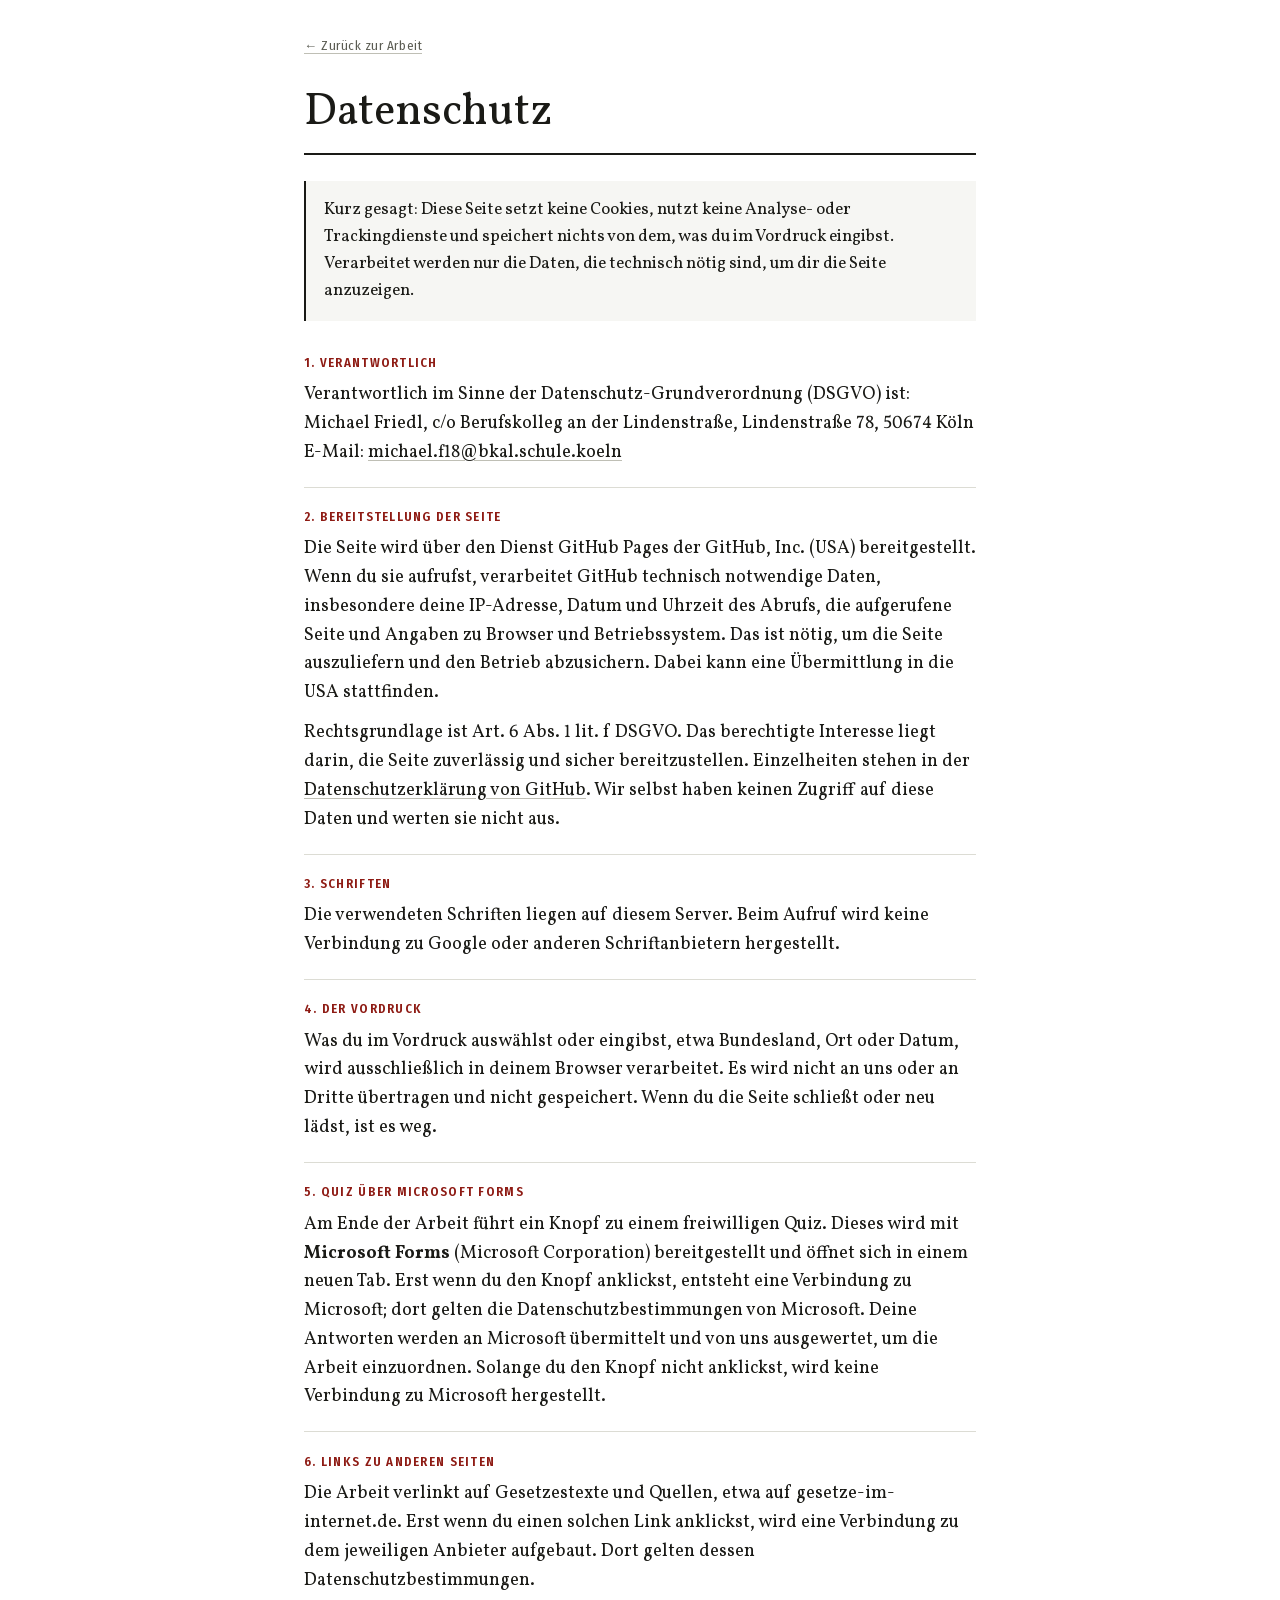
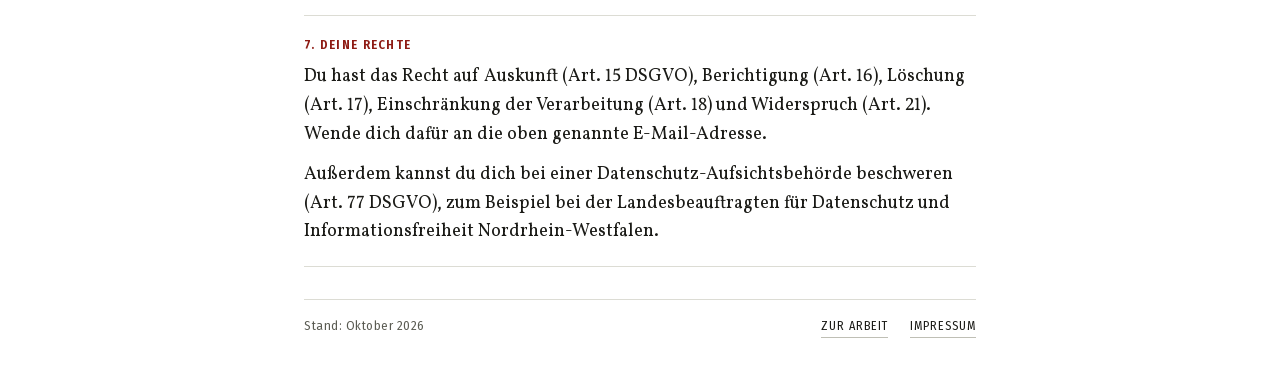
<file: mut/datenschutz.html>
<!doctype html>
<html lang="de">
<head>
<meta charset="utf-8">
<meta name="viewport" content="width=device-width, initial-scale=1">
<meta name="color-scheme" content="light only">
<meta name="theme-color" content="#FFFFFF">
<meta name="robots" content="noindex">
<title>Datenschutz · Leise Demokratieretter</title>
<link rel="stylesheet" href="schriften.css">
<link rel="stylesheet" href="rechtliches.css">
</head>
<body>
<main class="rechtsblatt">
  <p class="zurueck"><a href="./">← Zurück zur Arbeit</a></p>

  <h1>Datenschutz</h1>

  <p class="kurz">Kurz gesagt: Diese Seite setzt keine Cookies, nutzt keine Analyse- oder
  Trackingdienste und speichert nichts von dem, was du im Vordruck eingibst. Verarbeitet
  werden nur die Daten, die technisch nötig sind, um dir die Seite anzuzeigen.</p>

  <section>
    <h2>1. Verantwortlich</h2>
    <p>Verantwortlich im Sinne der Datenschutz-Grundverordnung (DSGVO) ist:<br>
    Michael Friedl, c/o Berufskolleg an der Lindenstraße, Lindenstraße 78, 50674 Köln<br>
    E-Mail: <a href="mailto:michael.f18@bkal.schule.koeln">michael.f18@bkal.schule.koeln</a></p>
  </section>

  <section>
    <h2>2. Bereitstellung der Seite</h2>
    <p>Die Seite wird über den Dienst GitHub Pages der GitHub, Inc. (USA) bereitgestellt.
    Wenn du sie aufrufst, verarbeitet GitHub technisch notwendige Daten, insbesondere deine
    IP-Adresse, Datum und Uhrzeit des Abrufs, die aufgerufene Seite und Angaben zu Browser
    und Betriebssystem. Das ist nötig, um die Seite auszuliefern und den Betrieb abzusichern.
    Dabei kann eine Übermittlung in die USA stattfinden.</p>
    <p>Rechtsgrundlage ist Art. 6 Abs. 1 lit. f DSGVO. Das berechtigte Interesse liegt darin,
    die Seite zuverlässig und sicher bereitzustellen. Einzelheiten stehen in der
    <a href="https://docs.github.com/en/site-policy/privacy-policies/github-general-privacy-statement" target="_blank" rel="noopener">Datenschutzerklärung von GitHub</a>.
    Wir selbst haben keinen Zugriff auf diese Daten und werten sie nicht aus.</p>
  </section>

  <section>
    <h2>3. Schriften</h2>
    <p>Die verwendeten Schriften liegen auf diesem Server. Beim Aufruf wird keine Verbindung
    zu Google oder anderen Schriftanbietern hergestellt.</p>
  </section>

  <section>
    <h2>4. Der Vordruck</h2>
    <p>Was du im Vordruck auswählst oder eingibst, etwa Bundesland, Ort oder Datum, wird
    ausschließlich in deinem Browser verarbeitet. Es wird nicht an uns oder an Dritte
    übertragen und nicht gespeichert. Wenn du die Seite schließt oder neu lädst, ist es weg.</p>
  </section>

  <section>
    <h2>5. Quiz über Microsoft Forms</h2>
    <p>Am Ende der Arbeit führt ein Knopf zu einem freiwilligen Quiz. Dieses wird mit
    <strong>Microsoft Forms</strong> (Microsoft Corporation) bereitgestellt und öffnet sich in
    einem neuen Tab. Erst wenn du den Knopf anklickst, entsteht eine Verbindung zu Microsoft;
    dort gelten die Datenschutzbestimmungen von Microsoft. Deine Antworten werden an Microsoft
    übermittelt und von uns ausgewertet, um die Arbeit einzuordnen. Solange du den Knopf nicht
    anklickst, wird keine Verbindung zu Microsoft hergestellt.</p>
  </section>

  <section>
    <h2>6. Links zu anderen Seiten</h2>
    <p>Die Arbeit verlinkt auf Gesetzestexte und Quellen, etwa auf gesetze-im-internet.de.
    Erst wenn du einen solchen Link anklickst, wird eine Verbindung zu dem jeweiligen Anbieter
    aufgebaut. Dort gelten dessen Datenschutzbestimmungen.</p>
  </section>

  <section>
    <h2>7. Deine Rechte</h2>
    <p>Du hast das Recht auf Auskunft (Art. 15 DSGVO), Berichtigung (Art. 16), Löschung
    (Art. 17), Einschränkung der Verarbeitung (Art. 18) und Widerspruch (Art. 21). Wende dich
    dafür an die oben genannte E-Mail-Adresse.</p>
    <p>Außerdem kannst du dich bei einer Datenschutz-Aufsichtsbehörde beschweren (Art. 77
    DSGVO), zum Beispiel bei der Landesbeauftragten für Datenschutz und Informationsfreiheit
    Nordrhein-Westfalen.</p>
  </section>

  <footer class="seitenfuss">
    <span>Stand: Oktober 2026</span>
    <nav aria-label="Rechtliches">
      <a href="./">Zur Arbeit</a>
      <a href="impressum.html">Impressum</a>
    </nav>
  </footer>
</main>
</body>
</html>
</file>
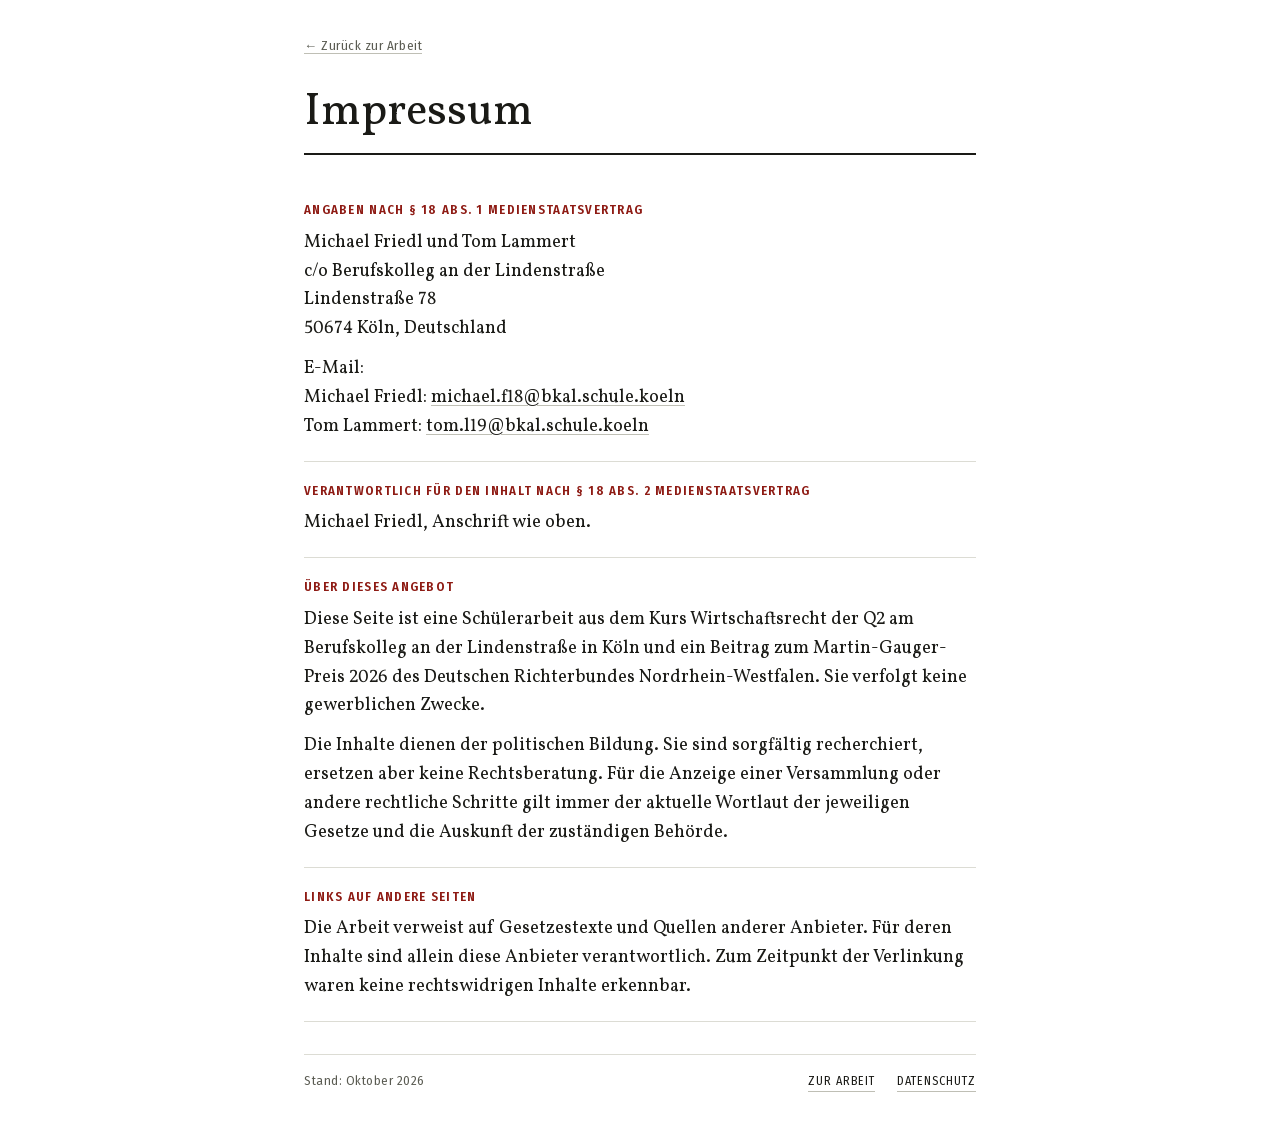
<file: mut/impressum.html>
<!doctype html>
<html lang="de">
<head>
<meta charset="utf-8">
<meta name="viewport" content="width=device-width, initial-scale=1">
<meta name="color-scheme" content="light only">
<meta name="theme-color" content="#FFFFFF">
<meta name="robots" content="noindex">
<title>Impressum · Leise Demokratieretter</title>
<link rel="stylesheet" href="schriften.css">
<link rel="stylesheet" href="rechtliches.css">
</head>
<body>
<main class="rechtsblatt">
  <p class="zurueck"><a href="./">← Zurück zur Arbeit</a></p>

  <h1>Impressum</h1>

  <section>
    <h2>Angaben nach § 18 Abs. 1 Medienstaatsvertrag</h2>
    <p>Michael Friedl und Tom Lammert<br>
    c/o Berufskolleg an der Lindenstraße<br>
    Lindenstraße 78<br>
    50674 Köln, Deutschland</p>
    <p>E-Mail:<br>
    Michael Friedl: <a href="mailto:michael.f18@bkal.schule.koeln">michael.f18@bkal.schule.koeln</a><br>
    Tom Lammert: <a href="mailto:tom.l19@bkal.schule.koeln">tom.l19@bkal.schule.koeln</a></p>
  </section>

  <section>
    <h2>Verantwortlich für den Inhalt nach § 18 Abs. 2 Medienstaatsvertrag</h2>
    <p>Michael Friedl, Anschrift wie oben.</p>
  </section>

  <section>
    <h2>Über dieses Angebot</h2>
    <p>Diese Seite ist eine Schülerarbeit aus dem Kurs Wirtschaftsrecht der Q2 am
    Berufskolleg an der Lindenstraße in Köln und ein Beitrag zum Martin-Gauger-Preis 2026
    des Deutschen Richterbundes Nordrhein-Westfalen. Sie verfolgt keine gewerblichen Zwecke.</p>
    <p>Die Inhalte dienen der politischen Bildung. Sie sind sorgfältig recherchiert, ersetzen
    aber keine Rechtsberatung. Für die Anzeige einer Versammlung oder andere rechtliche
    Schritte gilt immer der aktuelle Wortlaut der jeweiligen Gesetze und die Auskunft der
    zuständigen Behörde.</p>
  </section>

  <section>
    <h2>Links auf andere Seiten</h2>
    <p>Die Arbeit verweist auf Gesetzestexte und Quellen anderer Anbieter. Für deren Inhalte
    sind allein diese Anbieter verantwortlich. Zum Zeitpunkt der Verlinkung waren keine
    rechtswidrigen Inhalte erkennbar.</p>
  </section>

  <footer class="seitenfuss">
    <span>Stand: Oktober 2026</span>
    <nav aria-label="Rechtliches">
      <a href="./">Zur Arbeit</a>
      <a href="datenschutz.html">Datenschutz</a>
    </nav>
  </footer>
</main>
</body>
</html>
</file>
<file: stil.css>
/* Michael Friedl · Finanzberatung, Gestaltung
   Aufbau: Marken, Grundlage, Bausteine, Bereiche, Fragebogen, Druck. */

:root{
  /* Marken: Nacht als Leitfarbe, Wasser als Aktionsfarbe, Messing als Zierde */
  --nacht:#0A2540; --nacht-hell:#143552; --nacht-tief:#06192C;
  --wasser:#0A5DA5; --wasser-tief:#084B86; --wasser-hauch:#EAF2FA;
  --messing:#C6A15B; --wiese:#1F9E60;

  --schrift:#0A2540; --schrift-leise:#4A5A6B; --schrift-still:#7E8D9C;
  --grund:#FFFFFF; --grund-sanft:#F5F8FC; --grund-tiefer:#EDF2F8;
  --strich:#E3E9F0; --strich-kraeftig:#CBD6E2;

  --serifen:"Fraunces",Georgia,"Times New Roman",serif;
  --grotesk:"Source Sans 3","Source Sans Pro",system-ui,-apple-system,"Segoe UI",sans-serif;

  --rund:2px; --rund-klein:2px; --rund-gross:3px;
  --breite:1140px;
  --spur:clamp(1.15rem,4.5vw,2.6rem);
  --schwung:cubic-bezier(.22,.61,.36,1);

  --heben-1:none;
  --heben-2:none;
  --heben-3:none;
}

*,*::before,*::after{box-sizing:border-box}
html{-webkit-text-size-adjust:100%; scroll-behavior:smooth}
@media (prefers-reduced-motion:reduce){
  html{scroll-behavior:auto}
  *,*::before,*::after{animation-duration:.01ms !important; transition-duration:.01ms !important}
}
body{
  margin:0; background:var(--grund); color:var(--schrift);
  font-family:var(--grotesk); font-size:17.5px; line-height:1.64;
  -webkit-font-smoothing:antialiased;
}
img{max-width:100%; height:auto; display:block}
a{color:var(--wasser); text-decoration:none}
a:hover{color:var(--wasser-tief)}
:focus-visible{outline:3px solid var(--wasser); outline-offset:3px; border-radius:4px}

h1,h2,h3{font-family:var(--serifen); color:var(--nacht); margin:0; text-wrap:balance; font-weight:600}
h1{font-size:clamp(2.1rem,5.6vw,3.55rem); line-height:1.1; letter-spacing:-.018em}
h2{font-size:clamp(1.65rem,3.9vw,2.5rem); line-height:1.18; letter-spacing:-.012em}
h3{font-size:1.16rem; line-height:1.35}
p{margin:0}

/* ---------- Bausteine ---------- */
.bahn{width:100%; max-width:var(--breite); margin-inline:auto; padding-inline:var(--spur)}
.feld{padding-block:clamp(3.6rem,8vw,6.4rem)}
.feld--sanft{background:var(--grund-sanft)}
.feld--nacht{background:var(--nacht); color:#fff}
.feld--nacht h2{color:#fff}

.stapel{display:flex; flex-direction:column}
.stapel--eng{gap:.75rem} .stapel--mittel{gap:1.15rem} .stapel--weit{gap:1.9rem}

.vorzeile{
  font-family:var(--grotesk); font-size:.755rem; font-weight:700;
  letter-spacing:.15em; text-transform:uppercase; color:var(--nacht);
}
.feld--nacht .vorzeile{color:var(--messing)}
.anriss{font-size:1.075rem; color:var(--schrift-leise); max-width:62ch}
.feld--nacht .anriss{color:rgba(255,255,255,.82)}

.taste{
  display:inline-flex; align-items:center; justify-content:center; gap:.5rem;
  font-family:var(--grotesk); font-size:1rem; font-weight:600; line-height:1;
  padding:1.02rem 1.6rem; border-radius:var(--rund-klein); border:1.5px solid transparent;
  cursor:pointer; text-align:center; transition:transform .18s var(--schwung), background .18s, border-color .18s, box-shadow .18s;
}
.taste:active{transform:translateY(1px)}
.taste--voll{background:var(--wasser); color:#fff; box-shadow:var(--heben-2)}
.taste--voll:hover{background:var(--wasser-tief); color:#fff}
.taste--rand{background:transparent; color:var(--nacht); border-color:var(--strich-kraeftig)}
.taste--rand:hover{border-color:var(--wasser); color:var(--wasser)}
.taste--hell{background:#fff; color:var(--nacht)}
.taste--hell:hover{background:var(--wasser-hauch); color:var(--nacht)}
.taste--klein{padding:.72rem 1.15rem; font-size:.92rem}

.tafel{
  background:var(--grund); border:1px solid var(--strich); border-top:2px solid var(--nacht);
  padding:1.6rem 1.5rem 1.7rem;
  transition:border-color .18s;
}
.tafel:hover{border-color:var(--strich-kraeftig); border-top-color:var(--nacht)}

.raster{display:grid; gap:1.25rem}
@media (min-width:700px){ .raster--drei{grid-template-columns:repeat(3,1fr)} .raster--zwei{grid-template-columns:repeat(2,1fr)} }
@media (min-width:700px) and (max-width:979px){ .raster--drei{grid-template-columns:repeat(2,1fr)} }

.haken{list-style:none; margin:0; padding:0; display:grid; gap:.72rem}
.haken li{display:grid; grid-template-columns:1.45rem 1fr; gap:.7rem; align-items:start; color:var(--schrift-leise)}
.haken li::before{
  content:""; margin-top:.42rem; width:1.45rem; height:1.45rem; margin-left:-.1rem;
  background:var(--wasser-hauch) url("data:image/svg+xml,%3Csvg xmlns='http://www.w3.org/2000/svg' viewBox='0 0 16 16'%3E%3Cpath d='M3.4 8.4l3 3 6.2-7' fill='none' stroke='%230A5DA5' stroke-width='2.1' stroke-linecap='round' stroke-linejoin='round'/%3E%3C/svg%3E") center/.95rem no-repeat;
  border-radius:50%;
}
.feld--nacht .haken li{color:rgba(255,255,255,.86)}
.feld--nacht .haken li::before{background-color:rgba(255,255,255,.12)}

.huepfmarke{position:absolute; left:-9999px; top:0; background:var(--nacht); color:#fff; padding:.8rem 1.2rem; z-index:200}
.huepfmarke:focus{left:.6rem; top:.6rem; color:#fff}

/* ---------- Kopfleiste ---------- */
.kopfleiste{
  position:sticky; top:0; z-index:90; background:rgba(255,255,255,.92);
  backdrop-filter:saturate(1.6) blur(11px); border-bottom:1px solid transparent;
  transition:border-color .25s, box-shadow .25s;
}
.kopfleiste[data-gescrollt="ja"]{border-bottom-color:var(--strich); box-shadow:0 1px 14px rgba(10,37,64,.05)}
.kopfleiste .bahn{display:flex; align-items:center; gap:1.1rem; min-height:72px}

.signet{display:flex; align-items:center; gap:.62rem; color:var(--nacht); flex:none}
.signet:hover{color:var(--nacht)}
.signet b{
  display:grid; place-items:center; width:2.3rem; height:2.3rem; border-radius:9px;
  background:var(--nacht); color:#fff; font-family:var(--serifen); font-size:.92rem; font-weight:600; letter-spacing:.02em;
}
.signet span{font-family:var(--serifen); font-size:1.02rem; line-height:1.15; font-weight:600}
.signet small{display:block; font-family:var(--grotesk); font-size:.68rem; font-weight:600;
  letter-spacing:.13em; text-transform:uppercase; color:var(--schrift-still)}

.wegweiser{display:none; margin-left:auto; gap:1.5rem}
.wegweiser a{
  font-size:.945rem; font-weight:500; color:var(--schrift-leise);
  padding-block:.3rem; border-bottom:2px solid transparent;
}
.wegweiser a:hover,.wegweiser a[aria-current="true"]{color:var(--nacht); border-bottom-color:var(--wasser)}
.kopf-taste{display:none; flex:none}
.klappe{
  margin-left:auto; display:grid; place-items:center; width:2.7rem; height:2.7rem;
  background:none; border:1px solid var(--strich); border-radius:9px; cursor:pointer;
}
.klappe span{display:block; width:19px; height:2px; background:var(--nacht); border-radius:2px; position:relative}
.klappe span::before,.klappe span::after{content:""; position:absolute; left:0; width:19px; height:2px; background:var(--nacht); border-radius:2px; transition:transform .22s var(--schwung)}
.klappe span::before{top:-6px} .klappe span::after{top:6px}
.klappe[aria-expanded="true"] span{background:transparent}
.klappe[aria-expanded="true"] span::before{transform:translateY(6px) rotate(45deg)}
.klappe[aria-expanded="true"] span::after{transform:translateY(-6px) rotate(-45deg)}

.schublade{display:none; border-top:1px solid var(--strich); background:#fff}
.schublade[data-offen="ja"]{display:block}
.schublade .bahn{display:grid; gap:.15rem; padding-block:.9rem 1.3rem}
.schublade a{padding:.72rem 0; color:var(--nacht); font-weight:500; border-bottom:1px solid var(--strich)}
.schublade .taste{margin-top:.9rem}

@media (min-width:1000px){
  .wegweiser{display:flex} .kopf-taste{display:inline-flex} .klappe{display:none}
}

/* ---------- Aufschlag ---------- */
.aufschlag{padding-block:clamp(2.4rem,5vw,4rem) clamp(3rem,7vw,5.2rem);
  border-bottom:1px solid var(--strich);}
.aufschlag .bahn{display:grid; gap:2.6rem; align-items:center}
@media (min-width:980px){ .aufschlag .bahn{grid-template-columns:1.12fr .88fr; gap:3.4rem} }
.aufschlag h1 em{font-style:normal; color:var(--wasser)}
.aufschlag .knoepfe{display:flex; flex-wrap:wrap; gap:.8rem; margin-top:.4rem}
.merkmale{display:flex; flex-wrap:wrap; gap:.55rem 1.4rem; margin-top:.5rem; padding:0; list-style:none}
.merkmale li{display:flex; align-items:center; gap:.45rem; font-size:.9rem; color:var(--schrift-leise); font-weight:500}
.merkmale li::before{content:""; width:.42rem; height:.42rem; border-radius:50%; background:var(--nacht)}

.bildnis{position:relative}
.bildnis img{width:100%; aspect-ratio:4/5; object-fit:cover}
.bildnis .platzhalter{
  width:100%; aspect-ratio:4/5; border-radius:var(--rund-gross); background:var(--grund-tiefer);
  display:grid; place-items:center; color:var(--schrift-still); font-size:.88rem; text-align:center; padding:1.5rem;
}

/* ---------- Partnerband ---------- */
.partnerband{border-block:1px solid var(--strich); background:var(--grund-sanft); padding-block:1.5rem}
.partnerband p{font-size:.86rem; font-weight:600; letter-spacing:.06em; color:var(--schrift-still); text-transform:uppercase}
.partnerband ul{display:flex; flex-wrap:wrap; gap:.3rem 1.5rem; list-style:none; margin:.7rem 0 0; padding:0}
.partnerband li{
  font-family:var(--serifen); font-size:1.02rem; font-weight:500; color:var(--nacht);
  position:relative; padding-right:1.5rem;
}
.partnerband li:not(:last-child)::after{
  content:""; position:absolute; right:0; top:.35em; width:1px; height:.95em; background:var(--strich-kraeftig);
}

/* ---------- Ziele ---------- */
.ziel{display:flex; flex-direction:column; gap:.55rem}
.ziel .zahl{
  font-family:var(--serifen); font-size:1.85rem; font-weight:600; line-height:1;
  color:var(--nacht); letter-spacing:.01em;
  padding-bottom:.65rem; border-bottom:2px solid var(--nacht);
  align-self:start;
}
.ziel h3{margin-bottom:.2rem}

/* ---------- Versprechen ---------- */
.versprechen .bahn{display:grid; gap:2rem}
@media (min-width:900px){ .versprechen .bahn{grid-template-columns:1fr 1fr; gap:3.2rem; align-items:start} }

/* ---------- Leistungen ---------- */
.leistung{display:grid; grid-template-columns:auto 1fr; gap:1.1rem; padding:1.6rem 0; border-top:1px solid var(--strich)}
.leistung:last-child{border-bottom:1px solid var(--strich)}
.leistung .zeichen{
  width:2.9rem; height:2.9rem; background:var(--nacht);
  display:grid; place-items:center; color:#fff; font-family:var(--serifen); font-weight:600; font-size:1.08rem;
}
.leistung .folge{margin-top:.5rem; font-size:.93rem; color:var(--wasser-tief); font-weight:500}

/* ---------- Ablauf ---------- */
.schritt{position:relative; padding-left:3.3rem}
.schritt .nummer{
  position:absolute; left:0; top:0; width:2.4rem; height:2.4rem;
  display:grid; place-items:center; background:#fff; color:var(--nacht);
  font-family:var(--serifen); font-weight:600; font-size:1rem;
}
.feld--nacht .schritt .nummer{background:#fff; color:var(--nacht)}
.schritt p{color:var(--schrift-leise); margin-top:.35rem}
.feld--nacht .schritt p{color:rgba(255,255,255,.8)}
.feld--nacht .schritt h3{color:#fff}

/* ---------- Über mich ---------- */
.vorstellung .bahn{display:grid; gap:2.4rem}
@media (min-width:980px){ .vorstellung .bahn{grid-template-columns:.85fr 1.15fr; gap:3.4rem; align-items:start} }
.vorstellung img{width:100%; aspect-ratio:3/4; object-fit:cover}
.nebenbei{background:var(--grund-sanft); border-left:3px solid var(--messing); border-radius:0 var(--rund) var(--rund) 0; padding:1.25rem 1.4rem}
.nebenbei .vorzeile{color:var(--messing)}

/* ---------- Stimmen ---------- */
.stimmenbahn{display:grid; gap:1.25rem}
@media (min-width:860px){ .stimmenbahn{grid-template-columns:repeat(3,1fr)} }
.stimme{border-top:2px solid var(--nacht); padding:1.25rem 0 0; display:flex; flex-direction:column; gap:1rem}
.stimme blockquote{margin:0; font-family:var(--serifen); font-size:1.02rem; line-height:1.55; color:var(--nacht)}
.stimme blockquote::before{content:"„"; font-size:2.2rem; line-height:0; vertical-align:-.35rem; color:var(--messing); margin-right:.08rem}
.stimme figcaption{margin-top:auto; font-size:.86rem; font-weight:600; color:var(--schrift-still)}

/* ---------- Termin ---------- */
.terminkarte{background:#fff; border:1px solid var(--strich); border-top:3px solid var(--nacht); padding:clamp(1.5rem,4vw,2.2rem); max-width:44rem}
.terminkarte .taste{margin-top:1.3rem}
.terminkarte small{display:block; margin-top:.85rem; color:var(--schrift-still); font-size:.85rem}
.terminkarte .anriss{max-width:52ch}

/* ---------- Fragen ---------- */
.frage{border-bottom:1px solid var(--strich)}
.frage summary{
  cursor:pointer; list-style:none; padding:1.15rem 2.4rem 1.15rem 0; position:relative;
  font-family:var(--serifen); font-size:1.06rem; font-weight:600; color:var(--nacht);
}
.frage summary::-webkit-details-marker{display:none}
.frage summary::after{
  content:""; position:absolute; right:.4rem; top:1.5rem; width:.6rem; height:.6rem;
  border-right:2px solid var(--wasser); border-bottom:2px solid var(--wasser);
  transform:rotate(45deg); transition:transform .22s var(--schwung);
}
.frage[open] summary::after{transform:rotate(-135deg)}
.frage .antwort{padding-bottom:1.25rem; color:var(--schrift-leise); max-width:72ch}

/* ---------- Schlussruf ---------- */
.schlussruf .bahn{display:grid; gap:2rem; align-items:start}
@media (min-width:860px){
  .schlussruf .bahn{grid-template-columns:1.25fr .75fr; gap:3.5rem}
}
.schlussruf-tat{align-items:start}
.schlussruf .taste{align-self:start}
.schlussruf .merkmale li{color:rgba(255,255,255,.78)}
.schlussruf .merkmale{flex-direction:column; gap:.5rem}
.schlussruf .merkmale li::before{background:var(--messing)}

/* ---------- Fußbereich ---------- */
.fussbereich{background:var(--nacht-tief); color:rgba(255,255,255,.76); padding-block:3.2rem 2rem; font-size:.94rem}
.fussbereich .bahn{display:grid; gap:2.2rem}
@media (min-width:820px){ .fussbereich .bahn{grid-template-columns:1.4fr 1fr 1fr 1fr} }
.fussbereich h3{color:#fff; font-family:var(--grotesk); font-size:.77rem; font-weight:700;
  letter-spacing:.14em; text-transform:uppercase; margin-bottom:.9rem}
.fussbereich a{color:rgba(255,255,255,.76)}
.fussbereich a:hover{color:#fff}
.fussbereich ul{list-style:none; margin:0; padding:0; display:grid; gap:.55rem}
.fussbereich .signet{color:#fff}
.fussbereich .signet b{background:#fff; color:var(--nacht)}
.fussbereich .signet small{color:rgba(255,255,255,.55)}
.schlusszeile{margin-top:2.4rem; padding-top:1.3rem; border-top:1px solid rgba(255,255,255,.14);
  display:flex; flex-wrap:wrap; gap:.5rem 1.2rem; justify-content:space-between; font-size:.84rem; color:rgba(255,255,255,.55)}

/* ---------- Fragebogen ---------- */
.vorhang{
  position:fixed; inset:0; z-index:150; display:none;
  background:rgba(6,25,44,.55); backdrop-filter:blur(3px);
  padding:clamp(.8rem,4vw,2.4rem); overflow-y:auto;
}
.vorhang[data-offen="ja"]{display:grid; place-items:center}
.bogen{
  width:min(560px,100%); background:#fff; border-radius:var(--rund-gross);
  box-shadow:var(--heben-3); overflow:hidden; animation:auftauchen .26s var(--schwung);
}
@keyframes auftauchen{from{opacity:0; transform:translateY(14px) scale(.985)} to{opacity:1; transform:none}}
@media (prefers-reduced-motion:reduce){ .bogen{animation:none} }
.bogen-kopf{display:flex; align-items:center; gap:1rem; padding:1.25rem 1.5rem; border-bottom:1px solid var(--strich)}
.bogen-kopf p{font-family:var(--grotesk); font-size:.76rem; font-weight:700; letter-spacing:.13em; text-transform:uppercase; color:var(--schrift-still)}
.bogen-zu{margin-left:auto; width:2.2rem; height:2.2rem; border:1px solid var(--strich); background:none;
  border-radius:8px; cursor:pointer; color:var(--schrift-leise); font-size:1.4rem; line-height:1}
.bogen-zu:hover{color:var(--wasser); border-color:var(--wasser)}
.fortschritt{height:3px; background:var(--grund-tiefer)}
.fortschritt i{display:block; height:100%; background:var(--wasser); width:0; transition:width .3s var(--schwung)}
.bogen-leib{padding:1.6rem 1.5rem 1.8rem}
.bogen-leib h3{font-size:1.32rem; margin-bottom:.35rem}
.bogen-hilfe{color:var(--schrift-leise); font-size:.94rem; margin-bottom:1.2rem}
.antwortliste{display:grid; gap:.6rem}
.antwortliste button{
  text-align:left; font:inherit; color:var(--nacht); background:#fff; cursor:pointer;
  border:1.5px solid var(--strich); border-radius:var(--rund-klein); padding:.95rem 1.1rem;
  transition:border-color .16s, background .16s, transform .16s var(--schwung);
}
.antwortliste button:hover{border-color:var(--wasser); background:var(--wasser-hauch); transform:translateX(2px)}
.bogen-feld{display:grid; gap:.35rem; margin-bottom:1rem}
.bogen-feld label{font-size:.87rem; font-weight:600; color:var(--schrift-leise)}
.bogen-feld input,.bogen-feld textarea{
  font:inherit; color:var(--nacht); padding:.85rem 1rem; border:1.5px solid var(--strich);
  border-radius:var(--rund-klein); background:#fff; width:100%;
}
.bogen-feld input:focus,.bogen-feld textarea:focus{border-color:var(--wasser); outline:none}
.bogen-feld[data-fehler="ja"] input,.bogen-feld[data-fehler="ja"] textarea{border-color:#C0392B}
.bogen-feld .hinweis{font-size:.8rem; color:#C0392B; display:none}
.bogen-feld[data-fehler="ja"] .hinweis{display:block}
.bogen-fuss{display:flex; align-items:center; gap:.8rem; margin-top:1.3rem}
.bogen-fuss .zurueck{margin-right:auto; background:none; border:0; font:inherit; color:var(--schrift-still); cursor:pointer; padding:.5rem 0}
.bogen-fuss .zurueck:hover{color:var(--nacht)}
.bogen-klein{font-size:.8rem; color:var(--schrift-still); margin-top:1rem; line-height:1.5}
.gelungen{text-align:center; padding:.6rem 0 .3rem}
.gelungen .haken-gross{width:3.4rem; height:3.4rem; border-radius:50%; background:rgba(31,158,96,.12); display:grid; place-items:center; margin:0 auto 1rem}
.gelungen .haken-gross::after{content:""; width:1.35rem; height:.72rem; border-left:3px solid var(--wiese); border-bottom:3px solid var(--wiese); transform:rotate(-45deg) translate(2px,-3px)}
.honigtopf{position:absolute; left:-9999px; opacity:0; height:0; width:0}

@media print{
  .kopfleiste,.schublade,.vorhang,.taste,.klappe{display:none !important}
  body{font-size:11pt}
}
</file>
<file: mut/schriften.css>
/* latin-ext */
@font-face {
  font-family: 'Fira Sans Condensed';
  font-style: normal;
  font-weight: 400;
  font-display: swap;
  src: url(schriften/cc58c39c0d44.woff2) format('woff2');
  unicode-range: U+0100-02BA, U+02BD-02C5, U+02C7-02CC, U+02CE-02D7, U+02DD-02FF, U+0304, U+0308, U+0329, U+1D00-1DBF, U+1E00-1E9F, U+1EF2-1EFF, U+2020, U+20A0-20AB, U+20AD-20C0, U+2113, U+2C60-2C7F, U+A720-A7FF;
}
/* latin */
@font-face {
  font-family: 'Fira Sans Condensed';
  font-style: normal;
  font-weight: 400;
  font-display: swap;
  src: url(schriften/bb6b3f2b9c41.woff2) format('woff2');
  unicode-range: U+0000-00FF, U+0131, U+0152-0153, U+02BB-02BC, U+02C6, U+02DA, U+02DC, U+0304, U+0308, U+0329, U+2000-206F, U+20AC, U+2122, U+2191, U+2193, U+2212, U+2215, U+FEFF, U+FFFD;
}
/* latin-ext */
@font-face {
  font-family: 'Fira Sans Condensed';
  font-style: normal;
  font-weight: 500;
  font-display: swap;
  src: url(schriften/ffc163a92c2d.woff2) format('woff2');
  unicode-range: U+0100-02BA, U+02BD-02C5, U+02C7-02CC, U+02CE-02D7, U+02DD-02FF, U+0304, U+0308, U+0329, U+1D00-1DBF, U+1E00-1E9F, U+1EF2-1EFF, U+2020, U+20A0-20AB, U+20AD-20C0, U+2113, U+2C60-2C7F, U+A720-A7FF;
}
/* latin */
@font-face {
  font-family: 'Fira Sans Condensed';
  font-style: normal;
  font-weight: 500;
  font-display: swap;
  src: url(schriften/095f0b45127e.woff2) format('woff2');
  unicode-range: U+0000-00FF, U+0131, U+0152-0153, U+02BB-02BC, U+02C6, U+02DA, U+02DC, U+0304, U+0308, U+0329, U+2000-206F, U+20AC, U+2122, U+2191, U+2193, U+2212, U+2215, U+FEFF, U+FFFD;
}
/* latin-ext */
@font-face {
  font-family: 'Fira Sans Condensed';
  font-style: normal;
  font-weight: 600;
  font-display: swap;
  src: url(schriften/37cfe39aa7bd.woff2) format('woff2');
  unicode-range: U+0100-02BA, U+02BD-02C5, U+02C7-02CC, U+02CE-02D7, U+02DD-02FF, U+0304, U+0308, U+0329, U+1D00-1DBF, U+1E00-1E9F, U+1EF2-1EFF, U+2020, U+20A0-20AB, U+20AD-20C0, U+2113, U+2C60-2C7F, U+A720-A7FF;
}
/* latin */
@font-face {
  font-family: 'Fira Sans Condensed';
  font-style: normal;
  font-weight: 600;
  font-display: swap;
  src: url(schriften/31e05b776b82.woff2) format('woff2');
  unicode-range: U+0000-00FF, U+0131, U+0152-0153, U+02BB-02BC, U+02C6, U+02DA, U+02DC, U+0304, U+0308, U+0329, U+2000-206F, U+20AC, U+2122, U+2191, U+2193, U+2212, U+2215, U+FEFF, U+FFFD;
}
/* latin-ext */
@font-face {
  font-family: 'Vollkorn';
  font-style: italic;
  font-weight: 400;
  font-display: swap;
  src: url(schriften/fd2c5ff8c352.woff2) format('woff2');
  unicode-range: U+0100-02BA, U+02BD-02C5, U+02C7-02CC, U+02CE-02D7, U+02DD-02FF, U+0304, U+0308, U+0329, U+1D00-1DBF, U+1E00-1E9F, U+1EF2-1EFF, U+2020, U+20A0-20AB, U+20AD-20C0, U+2113, U+2C60-2C7F, U+A720-A7FF;
}
/* latin */
@font-face {
  font-family: 'Vollkorn';
  font-style: italic;
  font-weight: 400;
  font-display: swap;
  src: url(schriften/77a71ea6aee0.woff2) format('woff2');
  unicode-range: U+0000-00FF, U+0131, U+0152-0153, U+02BB-02BC, U+02C6, U+02DA, U+02DC, U+0304, U+0308, U+0329, U+2000-206F, U+20AC, U+2122, U+2191, U+2193, U+2212, U+2215, U+FEFF, U+FFFD;
}
/* latin-ext */
@font-face {
  font-family: 'Vollkorn';
  font-style: normal;
  font-weight: 400;
  font-display: swap;
  src: url(schriften/cc25f8a50cfe.woff2) format('woff2');
  unicode-range: U+0100-02BA, U+02BD-02C5, U+02C7-02CC, U+02CE-02D7, U+02DD-02FF, U+0304, U+0308, U+0329, U+1D00-1DBF, U+1E00-1E9F, U+1EF2-1EFF, U+2020, U+20A0-20AB, U+20AD-20C0, U+2113, U+2C60-2C7F, U+A720-A7FF;
}
/* latin */
@font-face {
  font-family: 'Vollkorn';
  font-style: normal;
  font-weight: 400;
  font-display: swap;
  src: url(schriften/d823a3576362.woff2) format('woff2');
  unicode-range: U+0000-00FF, U+0131, U+0152-0153, U+02BB-02BC, U+02C6, U+02DA, U+02DC, U+0304, U+0308, U+0329, U+2000-206F, U+20AC, U+2122, U+2191, U+2193, U+2212, U+2215, U+FEFF, U+FFFD;
}
/* latin-ext */
@font-face {
  font-family: 'Vollkorn';
  font-style: normal;
  font-weight: 600;
  font-display: swap;
  src: url(schriften/cc25f8a50cfe.woff2) format('woff2');
  unicode-range: U+0100-02BA, U+02BD-02C5, U+02C7-02CC, U+02CE-02D7, U+02DD-02FF, U+0304, U+0308, U+0329, U+1D00-1DBF, U+1E00-1E9F, U+1EF2-1EFF, U+2020, U+20A0-20AB, U+20AD-20C0, U+2113, U+2C60-2C7F, U+A720-A7FF;
}
/* latin */
@font-face {
  font-family: 'Vollkorn';
  font-style: normal;
  font-weight: 600;
  font-display: swap;
  src: url(schriften/d823a3576362.woff2) format('woff2');
  unicode-range: U+0000-00FF, U+0131, U+0152-0153, U+02BB-02BC, U+02C6, U+02DA, U+02DC, U+0304, U+0308, U+0329, U+2000-206F, U+20AC, U+2122, U+2191, U+2193, U+2212, U+2215, U+FEFF, U+FFFD;
}
/* latin-ext */
@font-face {
  font-family: 'Vollkorn';
  font-style: normal;
  font-weight: 700;
  font-display: swap;
  src: url(schriften/cc25f8a50cfe.woff2) format('woff2');
  unicode-range: U+0100-02BA, U+02BD-02C5, U+02C7-02CC, U+02CE-02D7, U+02DD-02FF, U+0304, U+0308, U+0329, U+1D00-1DBF, U+1E00-1E9F, U+1EF2-1EFF, U+2020, U+20A0-20AB, U+20AD-20C0, U+2113, U+2C60-2C7F, U+A720-A7FF;
}
/* latin */
@font-face {
  font-family: 'Vollkorn';
  font-style: normal;
  font-weight: 700;
  font-display: swap;
  src: url(schriften/d823a3576362.woff2) format('woff2');
  unicode-range: U+0000-00FF, U+0131, U+0152-0153, U+02BB-02BC, U+02C6, U+02DA, U+02DC, U+0304, U+0308, U+0329, U+2000-206F, U+20AC, U+2122, U+2191, U+2193, U+2212, U+2215, U+FEFF, U+FFFD;
}
</file>
<file: mut/rechtliches.css>
:root{
  --tinte:#1A1A16; --grau:#5A5B52; --linie:#DCDCD4; --linie-2:#BFBFB5; --rot:#8E1B14;
  --text:"Vollkorn",Georgia,"Times New Roman",serif;
  --app:"Fira Sans Condensed","Helvetica Neue",Arial,sans-serif;
  color-scheme:light;
}
*{box-sizing:border-box}
html{-webkit-text-size-adjust:100%}
body{margin:0; background:#FFFFFF; color:var(--tinte); font-family:var(--text);
     font-size:18px; line-height:1.6; font-variant-numeric:lining-nums; -webkit-font-smoothing:antialiased}
.rechtsblatt{max-width:44rem; margin:0 auto; padding:2.2rem 16px 3rem}
.zurueck{margin:0 0 2rem; font-family:var(--app); font-size:.82rem; letter-spacing:.04em}
.zurueck a{color:var(--grau); text-decoration:none; border-bottom:1px solid var(--linie-2)}
.zurueck a:hover{color:var(--rot); border-bottom-color:var(--rot)}
h1{font-weight:400; font-size:clamp(2rem,6vw,2.8rem); line-height:1.1; margin:0 0 1.6rem;
   padding-bottom:1rem; border-bottom:2px solid var(--tinte)}
h2{font-family:var(--app); font-weight:600; font-size:.8rem; letter-spacing:.1em;
   text-transform:uppercase; color:var(--rot); margin:0 0 .5rem}
section{padding:1.2rem 0; border-bottom:1px solid var(--linie)}
section p{margin:0 0 .7rem} section p:last-child{margin-bottom:0}
.kurz{font-size:1.05rem; margin:0 0 .8rem; padding:1rem 1.1rem; background:#F6F6F3;
      border-left:2px solid var(--tinte)}
a{color:var(--tinte); text-decoration-color:var(--linie-2); text-underline-offset:.15em}
a:hover{color:var(--rot)}
a:focus-visible{outline:2px solid var(--rot); outline-offset:2px}
.seitenfuss{display:flex; flex-wrap:wrap; justify-content:space-between; align-items:baseline;
  gap:.6rem 1.5rem; margin-top:2rem; padding-top:1rem; border-top:1px solid var(--linie);
  font-family:var(--app); font-size:.8rem; letter-spacing:.04em; color:var(--grau)}
.seitenfuss nav{display:flex; gap:1.4rem}
.seitenfuss a{text-decoration:none; border-bottom:1px solid var(--linie-2); text-transform:uppercase;
  letter-spacing:.08em; font-size:.76rem}
@media print{ .zurueck, .seitenfuss nav{display:none} }
</file>
